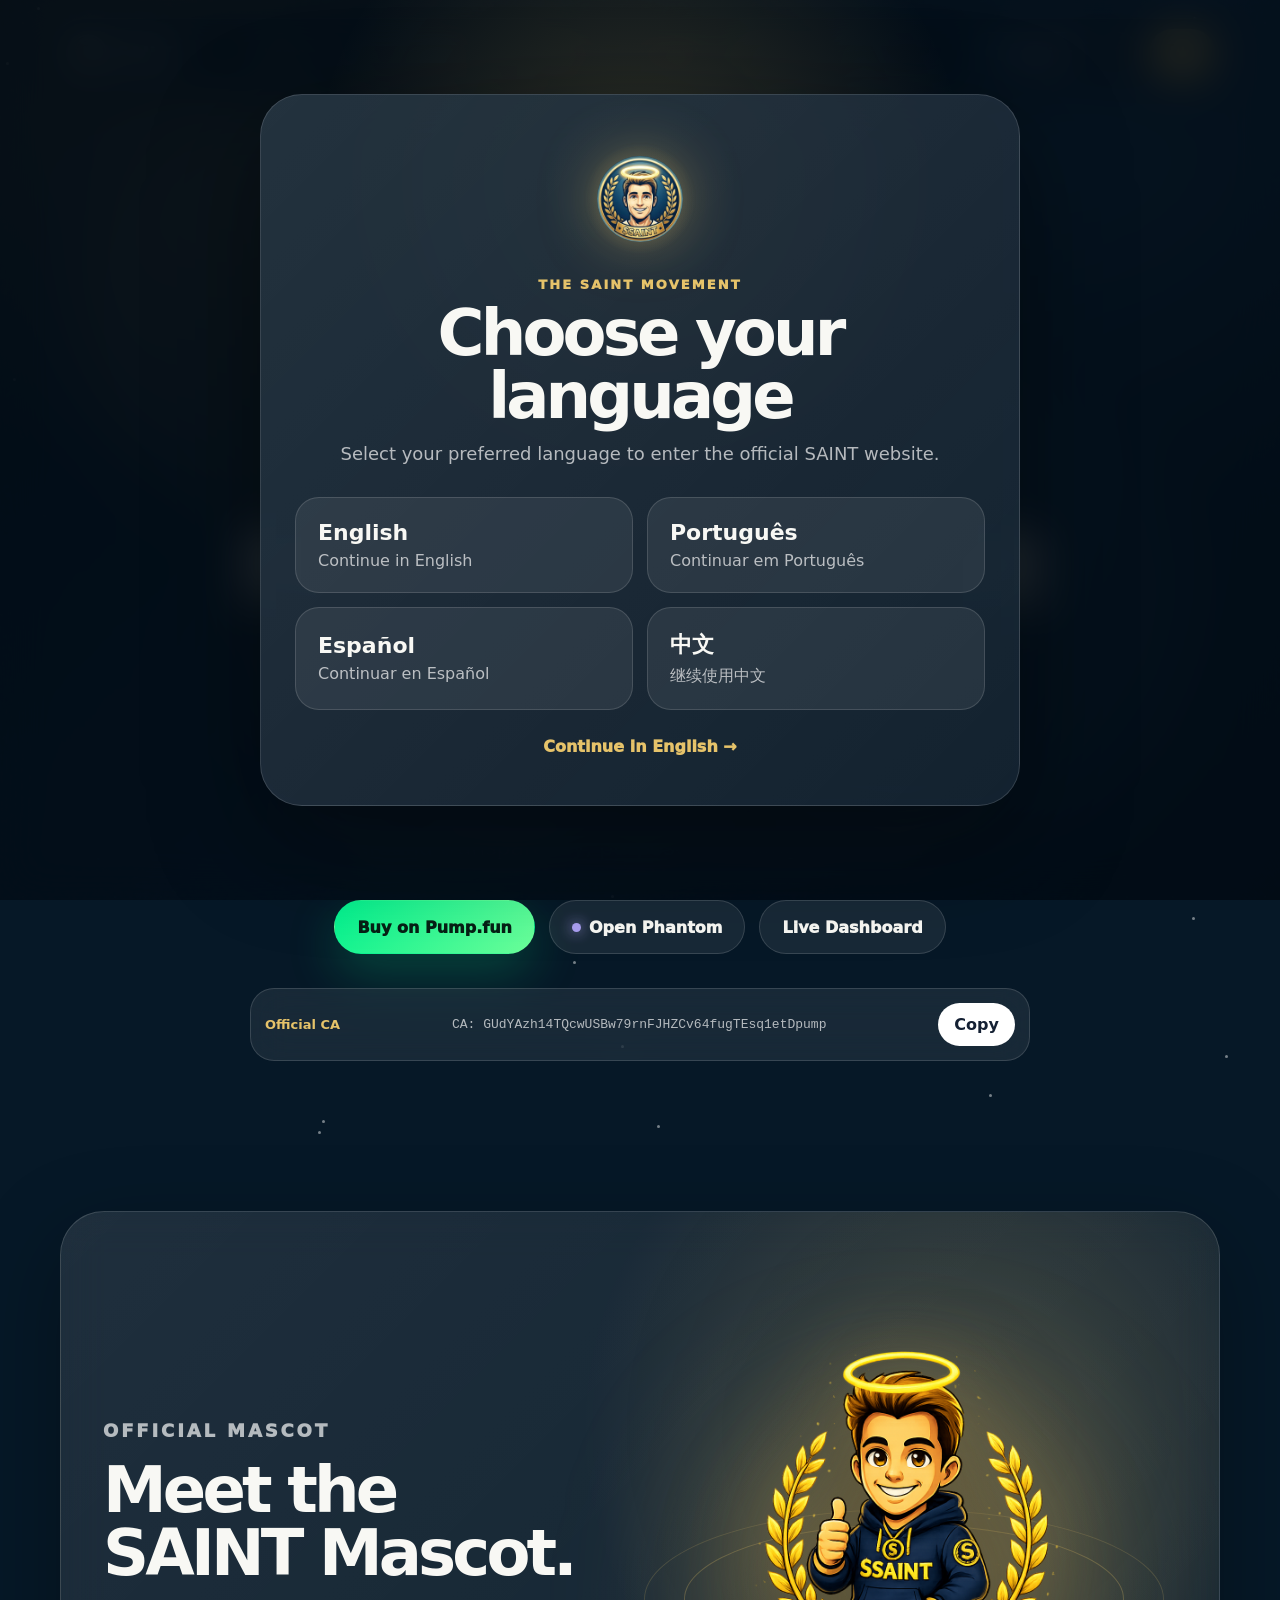
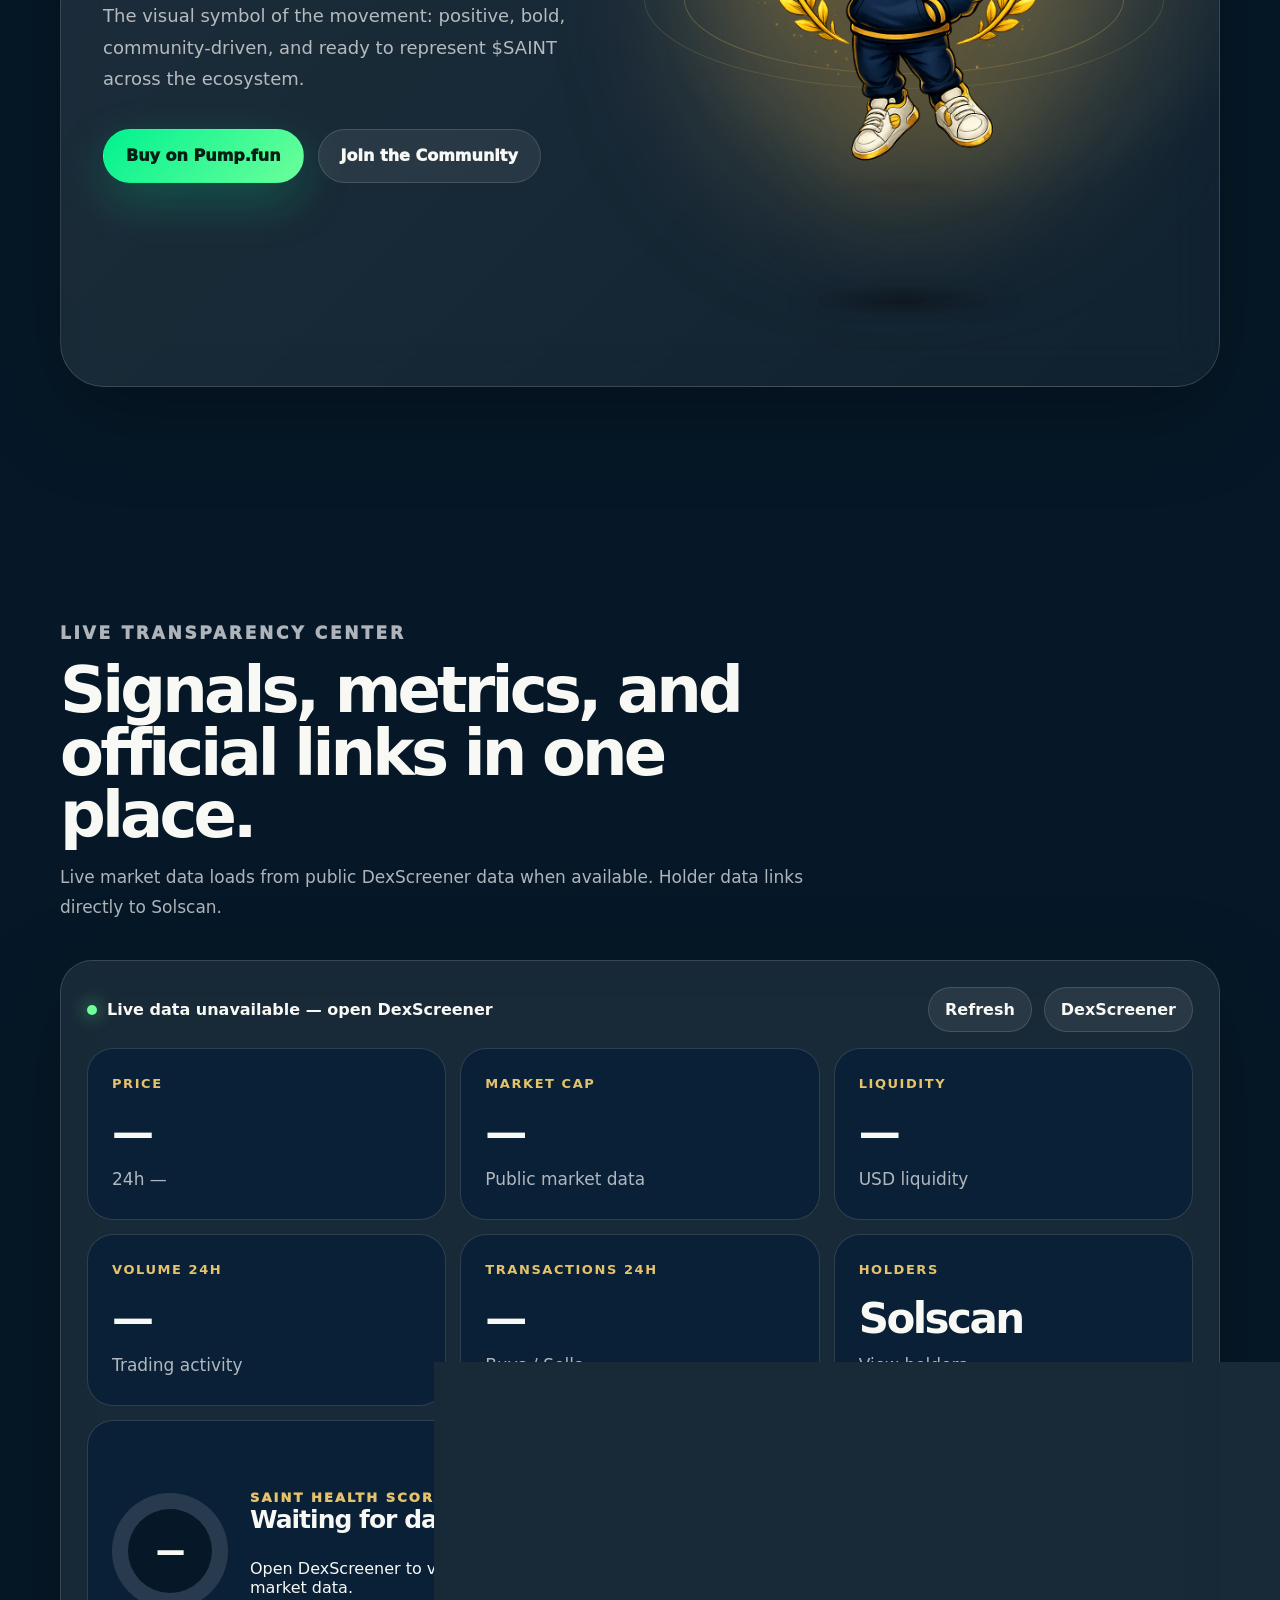
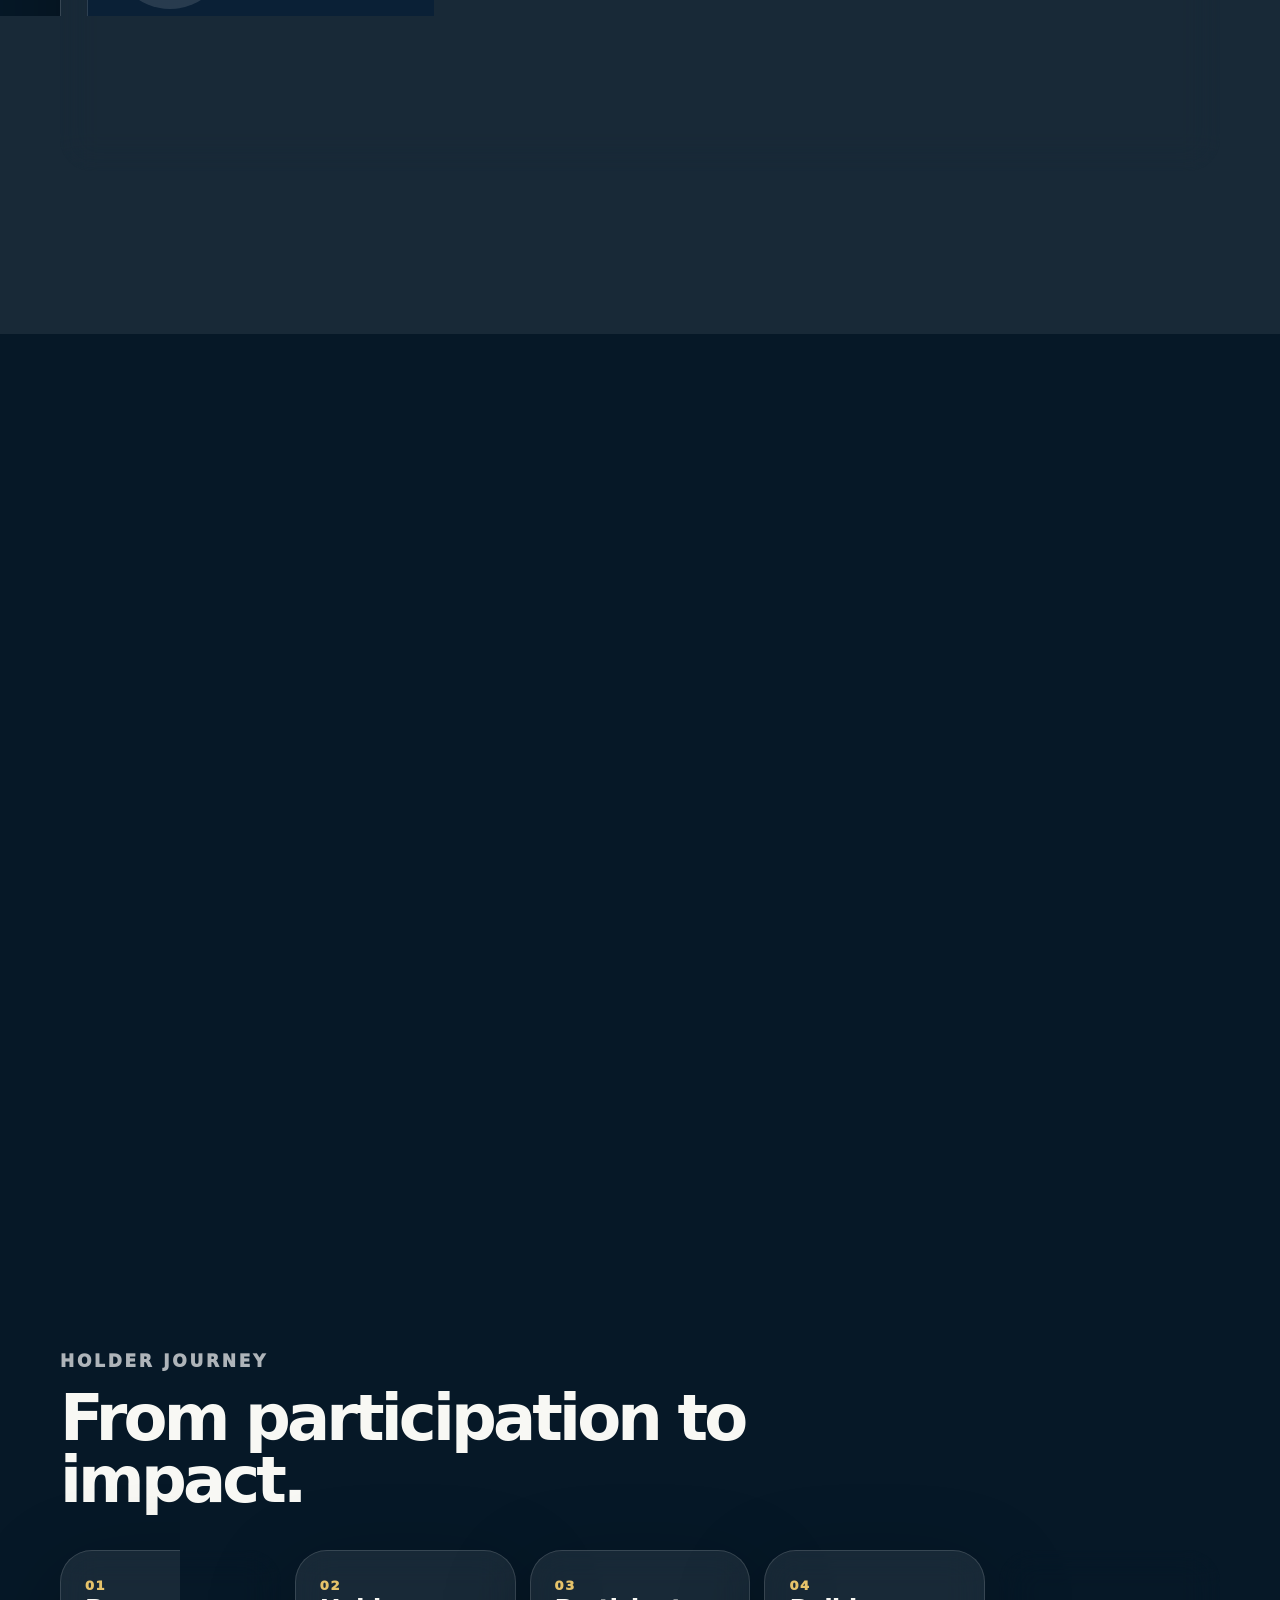
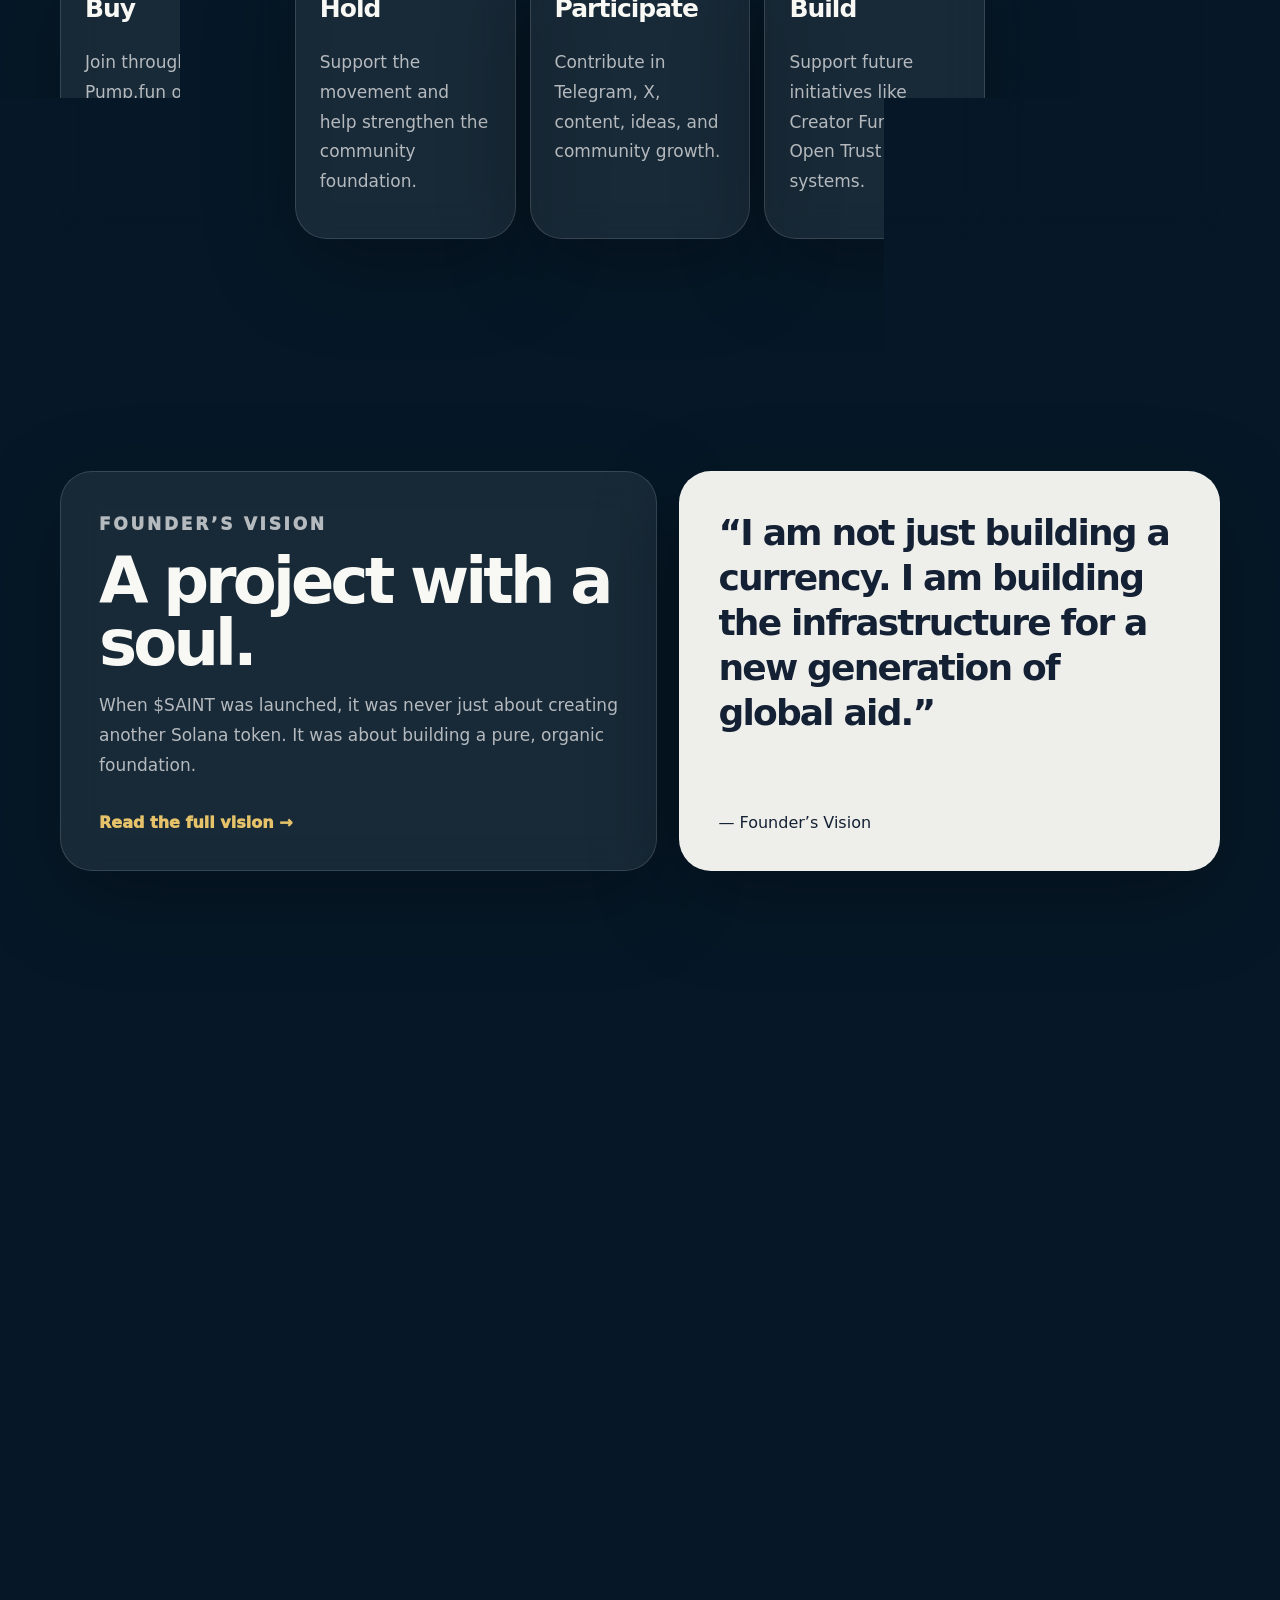
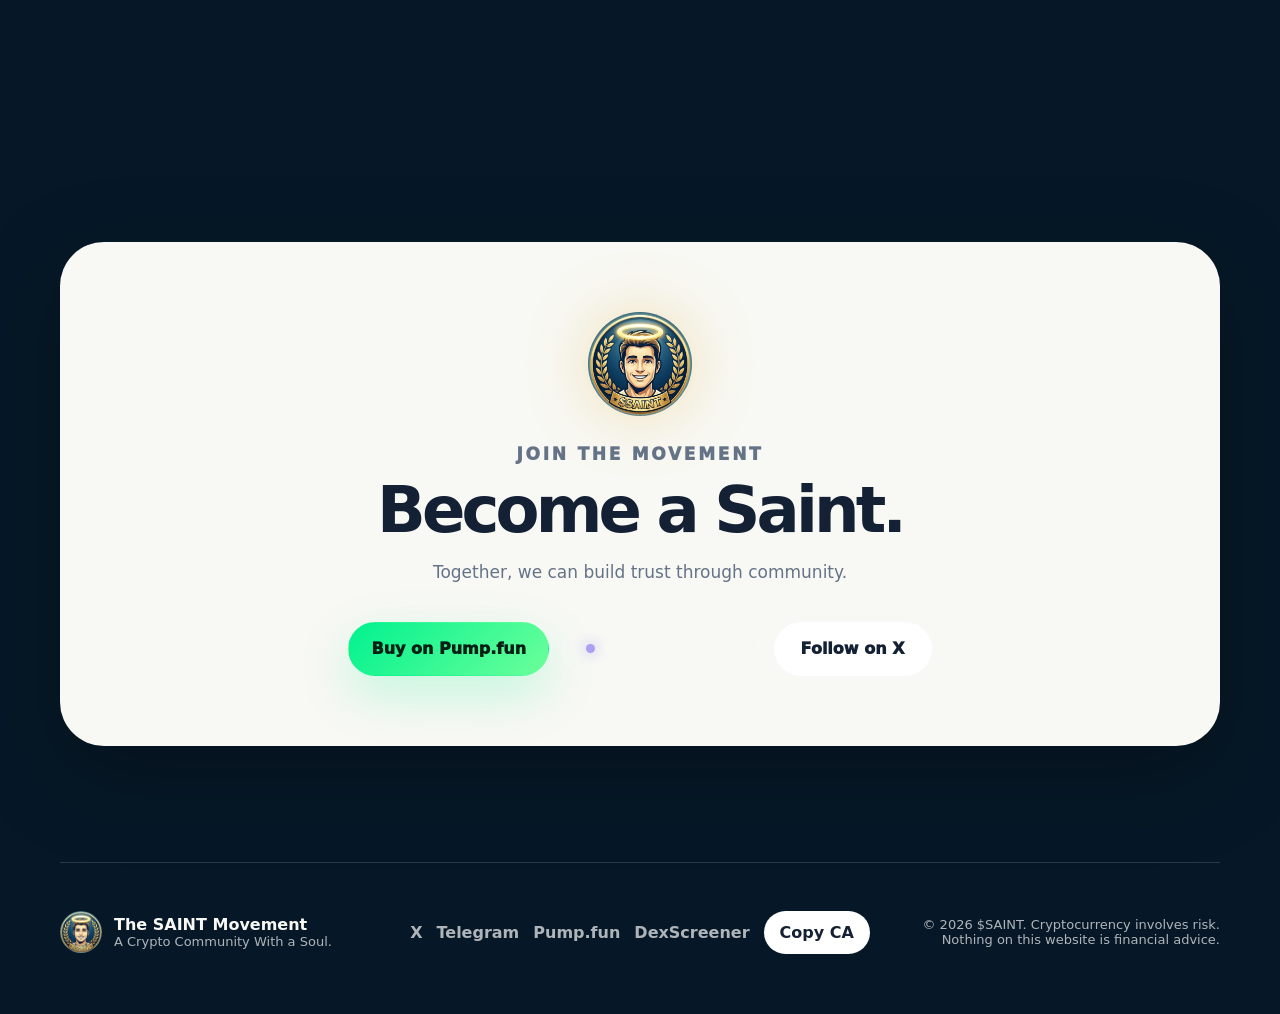
<file: index.html>
<!doctype html>
<html lang="en" data-theme="dark">
<head>
  <meta charset="UTF-8" />
  <meta name="viewport" content="width=device-width, initial-scale=1.0" />
  <meta name="color-scheme" content="dark light" />

  <title>$SAINT</title>
<link rel="icon" type="image/png" href="favicon.png">
  <meta name="description" content="$SAINT is a Solana-powered movement with live transparency metrics, Pump.fun and Phantom buy buttons, and a community-first vision." />
  <meta name="theme-color" content="#061827" />
  <meta name="robots" content="index, follow" />

  <meta property="og:title" content="$SAINT v3.0 — Building Trust Through Community" />
  <meta property="og:description" content="$SAINT is a Solana-powered movement with live transparency metrics, Pump.fun and Phantom buy buttons, and a community-first vision." />
  <meta property="og:image" content="https://www.saintfamily.org/assets/logo/saint-logo.jpg" />
  <meta property="og:url" content="https://www.saintfamily.org/" />
  <meta property="og:type" content="website" />
  <meta name="twitter:card" content="summary_large_image" />

  <link rel="canonical" href="https://www.saintfamily.org/" />
  <link rel="icon" href="assets/logo/saint-logo.jpg" />
  <link rel="preload" href="assets/logo/saint-logo.jpg" as="image" />
  <link rel="stylesheet" href="css/styles.css" />
</head>
<body>

  <div class="language-modal" id="languageModal" aria-modal="true" role="dialog">
    <div class="language-modal-card">
      <div class="language-modal-logo">
        <img src="assets/logo/saint-logo.jpg" alt="SAINT logo" />
      </div>

      <p class="eyebrow">The SAINT Movement</p>
      <h2>Choose your language</h2>
      <p class="language-modal-text">Select your preferred language to enter the official SAINT website.</p>

      <div class="language-modal-grid">
        <button type="button" onclick="chooseInitialLanguage('en')">
          <strong>English</strong>
          <span>Continue in English</span>
        </button>

        <button type="button" onclick="chooseInitialLanguage('pt')">
          <strong>Português</strong>
          <span>Continuar em Português</span>
        </button>

        <button type="button" onclick="chooseInitialLanguage('es')">
          <strong>Español</strong>
          <span>Continuar en Español</span>
        </button>

        <button type="button" onclick="chooseInitialLanguage('zh')">
          <strong>中文</strong>
          <span>继续使用中文</span>
        </button>
      </div>

      <button class="language-modal-skip" type="button" onclick="chooseInitialLanguage('en')">
        Continue in English →
      </button>
    </div>
  </div>

  <div class="loader" id="loader">
    <img src="assets/logo/saint-logo.jpg" alt="SAINT logo" />
    <span>SAINT</span>
  </div>

  <div class="ambient-bg" aria-hidden="true">
    <div class="mesh mesh-a"></div>
    <div class="mesh mesh-b"></div>
    <div class="mesh mesh-c"></div>
    <div class="stars"></div>
    <div class="noise"></div>
  </div>

  <header class="navbar" id="navbar">
    <a class="brand" href="index.html" aria-label="SAINT home">
      <img src="assets/logo/saint-logo.jpg" alt="SAINT logo" />
      <span>SAINT</span>
    </a>

    <nav class="desktop-nav" aria-label="Main navigation">
      <a class="active" href="index.html" data-i18n="home">Home</a>
<a class="" href="founders-vision.html" data-i18n="vision">Vision</a>
<a class="" href="transparency.html" data-i18n="transparency">Transparency</a>
<a class="" href="creator-fund.html" data-i18n="creator">Creator Fund</a>
<a class="" href="community.html" data-i18n="community">Community</a>
    <a href="sanctuary.html" data-i18n="sanctuary">Sanctuary</a><a class="" href="contact.html" data-i18n="contact">Contact</a></nav>

    <div class="nav-actions">
      <div class="language-switcher"><button class="language-button" type="button">🌐 <span data-lang-current>English</span></button><div class="language-menu"><button type="button" data-lang="en">English</button><button type="button" data-lang="pt">Português</button><button type="button" data-lang="es">Español</button><button type="button" data-lang="zh">中文</button></div></div><button type="button" class="theme-toggle" id="themeToggle" aria-label="Toggle light and dark mode">
        <span class="sun">☀</span><span class="moon">☾</span>
      </button>
      <a class="nav-cta" href="https://pump.fun/coin/GUdYAzh14TQcwUSBw79rnFJHZCv64fugTEsq1etDpump" target="_blank" rel="noopener" data-i18n="buy">Buy</a>
      <button type="button" class="menu-toggle" id="menuToggle" aria-label="Open menu">☰</button>
    </div>
  </header>

  <aside class="mobile-nav" id="mobileNav">
    <a class="active" href="index.html" data-i18n="home">Home</a>
<a class="" href="founders-vision.html" data-i18n="vision">Vision</a>
<a class="" href="transparency.html" data-i18n="transparency">Transparency</a>
<a class="" href="creator-fund.html" data-i18n="creator">Creator Fund</a>
<a class="" href="community.html" data-i18n="community">Community</a>
    <a href="https://pump.fun/coin/GUdYAzh14TQcwUSBw79rnFJHZCv64fugTEsq1etDpump" target="_blank" rel="noopener" data-i18n="pump">Buy on Pump.fun</a>
    <a href="#" onclick="openPhantomApp(event)" target="_blank" rel="noopener" data-i18n="phantom">Open Phantom</a>
    <a href="https://t.co/1RIIzHQs0j" target="_blank" rel="noopener">Telegram</a>
    <a href="https://x.com/SaintDevSol" target="_blank" rel="noopener">X Official</a>
  <a href="sanctuary.html" data-i18n="sanctuary">Sanctuary</a></aside>

  <main>
    
<section class="hero cinematic-hero">
  <div class="hero-cinema" aria-hidden="true">
    <div class="ring ring-one"></div>
    <div class="ring ring-two"></div>
    <div class="beam beam-one"></div>
    <div class="beam beam-two"></div>
    <div class="particle-field" id="particleField"></div>
  </div>

  <div class="hero-content reveal">
    <div class="pill"><span></span> Live on Solana · Built for Trust · v3.0</div>

    <div class="hero-logo-frame">
      <div class="hero-halo"></div>
      <img src="assets/logo/saint-logo.jpg" alt="SAINT logo" />
    </div>

    <p class="eyebrow">The SAINT Movement</p>
    <h1 data-i18n="heroTitle">A Web3 Movement Built for Trust.</h1>
    <p class="hero-subtitle" data-i18n="heroSubtitle">A Crypto Community With a Soul.</p>
    <p class="hero-text">
      $SAINT is a Solana-powered community movement designed around transparency, purpose, and long-term trust.
    </p>

    <div class="button-row">
      <a class="btn primary pumpfun" href="https://pump.fun/coin/GUdYAzh14TQcwUSBw79rnFJHZCv64fugTEsq1etDpump" target="_blank" rel="noopener" data-i18n="pump">Buy on Pump.fun</a>
      <a class="btn phantom" href="#" onclick="openPhantomApp(event)" target="_blank" rel="noopener" data-i18n="phantom">Open Phantom</a>
      <a class="btn ghost" href="#transparency-center" data-i18n="dashboard">Live Dashboard</a>
    </div>

    <div class="contract-strip">
      <span data-i18n="ca">Official CA</span>
      <code>CA: GUdYAzh14TQcwUSBw79rnFJHZCv64fugTEsq1etDpump</code>
      <button onclick="copyContract()" data-i18n="copy">Copy</button>
    </div>
  </div>
</section>


<section class="page-section container mascot-motion-section">
  <div class="mascot-motion-panel reveal">
    <div class="mascot-motion-copy">
      <p class="eyebrow">Official Mascot</p>
      <h2>Meet the SAINT Mascot.</h2>
      <p>
        The visual symbol of the movement: positive, bold, community-driven,
        and ready to represent $SAINT across the ecosystem.
      </p>
      <div class="button-row mascot-motion-buttons">
        <a class="btn primary pumpfun" href="https://pump.fun/coin/GUdYAzh14TQcwUSBw79rnFJHZCv64fugTEsq1etDpump" target="_blank" rel="noopener">Buy on Pump.fun</a>
        <a class="btn ghost" href="community.html">Join the Community</a>
      </div>
    </div>

    <div class="mascot-motion-art">
      <div class="mascot-motion-glow"></div>
      <div class="mascot-motion-ring ring-a"></div>
      <div class="mascot-motion-ring ring-b"></div>
      <img src="assets/mascot/saint-mascot-motion.png" alt="SAINT mascot" / loading="lazy" decoding="async">
    </div>
  </div>
</section>


<section id="transparency-center" class="page-section container">
  <div class="section-heading reveal">
    <p class="eyebrow">Live Transparency Center</p>
    <h2>Signals, metrics, and official links in one place.</h2>
    <p>Live market data loads from public DexScreener data when available. Holder data links directly to Solscan.</p>
  </div>

  <div class="transparency-center reveal">
    <div class="center-top">
      <div class="status-line"><span class="live-dot"></span><strong id="dataStatus">Loading live data…</strong></div>
      <div class="center-actions">
        <button class="small-pill" id="refreshData">Refresh</button>
        <a class="small-pill" href="https://dexscreener.com/solana/GUdYAzh14TQcwUSBw79rnFJHZCv64fugTEsq1etDpump" target="_blank" rel="noopener">DexScreener</a>
      </div>
    </div>

    <div class="hero-metrics">
      <article><span>Price</span><strong id="priceUsd">—</strong><small id="priceChange">24h —</small></article>
      <article><span>Market Cap</span><strong id="marketCap">—</strong><small>Public market data</small></article>
      <article><span>Liquidity</span><strong id="liquidity">—</strong><small>USD liquidity</small></article>
      <article><span>Volume 24h</span><strong id="volume24h">—</strong><small>Trading activity</small></article>
      <article><span>Transactions 24h</span><strong id="txns24h">—</strong><small id="txnsSplit">Buys / Sells</small></article>
      <article><span>Holders</span><strong>Solscan</strong><small><a href="https://solscan.io/token/GUdYAzh14TQcwUSBw79rnFJHZCv64fugTEsq1etDpump" target="_blank" rel="noopener">View holders →</a></small></article>
    </div>

    <div class="analytics-row">
      <div class="health-card">
        <div class="score-ring" id="healthScoreRing"><span id="healthScore">—</span></div>
        <div>
          <p class="eyebrow">SAINT Health Score</p>
          <h3 id="healthLabel">Calculating…</h3>
          <p id="healthDescription">Score based on liquidity, volume, transactions, and price movement signals.</p>
        </div>
      </div>

      <div class="mini-chart-card">
        <div class="chart-header">
          <span>Live Pulse</span>
          <strong id="chartLabel">Market activity</strong>
        </div>
        <canvas id="pulseChart" width="520" height="180" aria-label="Live market pulse chart"></canvas>
      </div>
    </div>

    <div class="dashboard-actions">
      <a href="https://pump.fun/coin/GUdYAzh14TQcwUSBw79rnFJHZCv64fugTEsq1etDpump" target="_blank" rel="noopener" data-i18n="pump">Buy on Pump.fun</a>
      <a href="#" onclick="openPhantomApp(event)" target="_blank" rel="noopener" data-i18n="phantom">Open Phantom</a>
      <a href="https://solscan.io/token/GUdYAzh14TQcwUSBw79rnFJHZCv64fugTEsq1etDpump" target="_blank" rel="noopener">Open Solscan</a>
    </div>
  </div>
</section>

<section class="page-section container">
  <div class="section-heading reveal">
    <p class="eyebrow">Community Map</p>
    <h2>The Saints are global.</h2>
    <p>A lightweight animated network representing a community that can grow across countries, languages, and time zones.</p>
  </div>

  <div class="community-map reveal">
    <div class="globe">
      <span style="--x:20%;--y:35%"></span>
      <span style="--x:42%;--y:44%"></span>
      <span style="--x:58%;--y:30%"></span>
      <span style="--x:70%;--y:52%"></span>
      <span style="--x:34%;--y:63%"></span>
      <span style="--x:54%;--y:68%"></span>
      <span style="--x:78%;--y:35%"></span>
      <span style="--x:25%;--y:52%"></span>
      <img src="assets/logo/saint-logo.jpg" alt="SAINT community mark" />
    </div>
    <div class="map-copy">
      <p class="eyebrow">Community Wall</p>
      <h3>Built by people, not noise.</h3>
      <p>Future versions can embed selected X posts, community updates, creator highlights, and campaign milestones.</p>
      <a class="text-link" href="community.html">Open Community Wall →</a>
    </div>
  </div>
</section>

<section class="page-section container">
  <div class="section-heading reveal">
    <p class="eyebrow">Holder Journey</p>
    <h2>From participation to impact.</h2>
  </div>

  <div class="holder-journey">
    <article class="reveal"><span>01</span><h3 data-i18n="buy">Buy</h3><p>Join through Pump.fun or Phantom using the official CA.</p></article>
    <article class="reveal"><span>02</span><h3>Hold</h3><p>Support the movement and help strengthen the community foundation.</p></article>
    <article class="reveal"><span>03</span><h3>Participate</h3><p>Contribute in Telegram, X, content, ideas, and community growth.</p></article>
    <article class="reveal"><span>04</span><h3>Build</h3><p>Support future initiatives like Creator Fund and Open Trust systems.</p></article>
    <article class="reveal"><span>05</span><h3>Impact</h3><p>Help move the long-term humanitarian vision forward.</p></article>
  </div>
</section>

<section class="page-section container split-panel-wrap">
  <div class="split-panel">
    <div class="split-copy reveal">
      <p class="eyebrow">Founder’s Vision</p>
      <h2>A project with a soul.</h2>
      <p>When $SAINT was launched, it was never just about creating another Solana token. It was about building a pure, organic foundation.</p>
      <a class="text-link" href="founders-vision.html">Read the full vision →</a>
    </div>
    <div class="quote-panel reveal">
      <p>“I am not just building a currency. I am building the infrastructure for a new generation of global aid.”</p>
      <span>— Founder’s Vision</span>
    </div>
  </div>
</section>

<section class="page-section container">
  <div class="section-heading reveal">
    <p class="eyebrow">Journey</p>
    <h2>The movement begins now.</h2>
  </div>

  <div class="timeline">
    <article class="reveal"><span>Phase 01</span><h3>Launch</h3><p>Website, official links, early community, and brand foundation.</p></article>
    <article class="reveal"><span>Phase 02</span><h3>Community Growth</h3><p>X activation, Telegram expansion, organic marketing, and partnerships.</p></article>
    <article class="reveal"><span>Phase 03</span><h3>Open Trust</h3><p>Transparency dashboard, public wallets, future governance, and reporting systems.</p></article>
    <article class="reveal"><span>Phase 04</span><h3>Global Impact</h3><p>Community-led humanitarian initiatives and long-term ecosystem expansion.</p></article>
  </div>
</section>

<section class="page-section container">
  <div class="join-card reveal">
    <img src="assets/logo/saint-logo.jpg" alt="SAINT logo" />
    <p class="eyebrow" data-i18n="join">Join The Movement</p>
    <h2 data-i18n="become">Become a Saint.</h2>
    <p>Together, we can build trust through community.</p>
    <div class="button-row">
      <a class="btn primary pumpfun" href="https://pump.fun/coin/GUdYAzh14TQcwUSBw79rnFJHZCv64fugTEsq1etDpump" target="_blank" rel="noopener" data-i18n="pump">Buy on Pump.fun</a>
      <a class="btn phantom" href="#" onclick="openPhantomApp(event)" target="_blank" rel="noopener" data-i18n="phantom">Open Phantom</a>
      <a class="btn secondary" href="https://x.com/SaintDevSol" target="_blank" rel="noopener">Follow on X</a>
    </div>
  </div>
</section>

  </main>

  <footer class="footer">
    <div class="footer-brand">
      <img src="assets/logo/saint-logo.jpg" alt="SAINT logo" />
      <div><strong>The SAINT Movement</strong><span data-i18n="heroSubtitle">A Crypto Community With a Soul.</span></div>
    </div>

    <div class="footer-links">
      <a href="https://x.com/SaintDevSol" target="_blank" rel="noopener">X</a>
      <a href="https://t.co/1RIIzHQs0j" target="_blank" rel="noopener">Telegram</a>
      <a href="https://pump.fun/coin/GUdYAzh14TQcwUSBw79rnFJHZCv64fugTEsq1etDpump" target="_blank" rel="noopener">Pump.fun</a>
      <a href="https://dexscreener.com/solana/GUdYAzh14TQcwUSBw79rnFJHZCv64fugTEsq1etDpump" target="_blank" rel="noopener">DexScreener</a>
      <button onclick="copyContract()">Copy CA</button>
    </div>

    <p class="disclaimer">© 2026 $SAINT. Cryptocurrency involves risk. Nothing on this website is financial advice.</p>
  </footer>

  <div class="toast" id="toast">Copied</div>

  <script>
    window.SAINT_CONFIG = {
      contract: "GUdYAzh14TQcwUSBw79rnFJHZCv64fugTEsq1etDpump",
      dexApi: "https://api.dexscreener.com/tokens/v1/solana/GUdYAzh14TQcwUSBw79rnFJHZCv64fugTEsq1etDpump",
      dexUrl: "https://dexscreener.com/solana/GUdYAzh14TQcwUSBw79rnFJHZCv64fugTEsq1etDpump",
      pumpUrl: "https://pump.fun/coin/GUdYAzh14TQcwUSBw79rnFJHZCv64fugTEsq1etDpump",
      phantomUrl:"phantom://",
      solscanUrl: "https://solscan.io/token/GUdYAzh14TQcwUSBw79rnFJHZCv64fugTEsq1etDpump"
    };
  </script>
  <script src="js/app.js" defer></script>
</body>
</html>
</file>
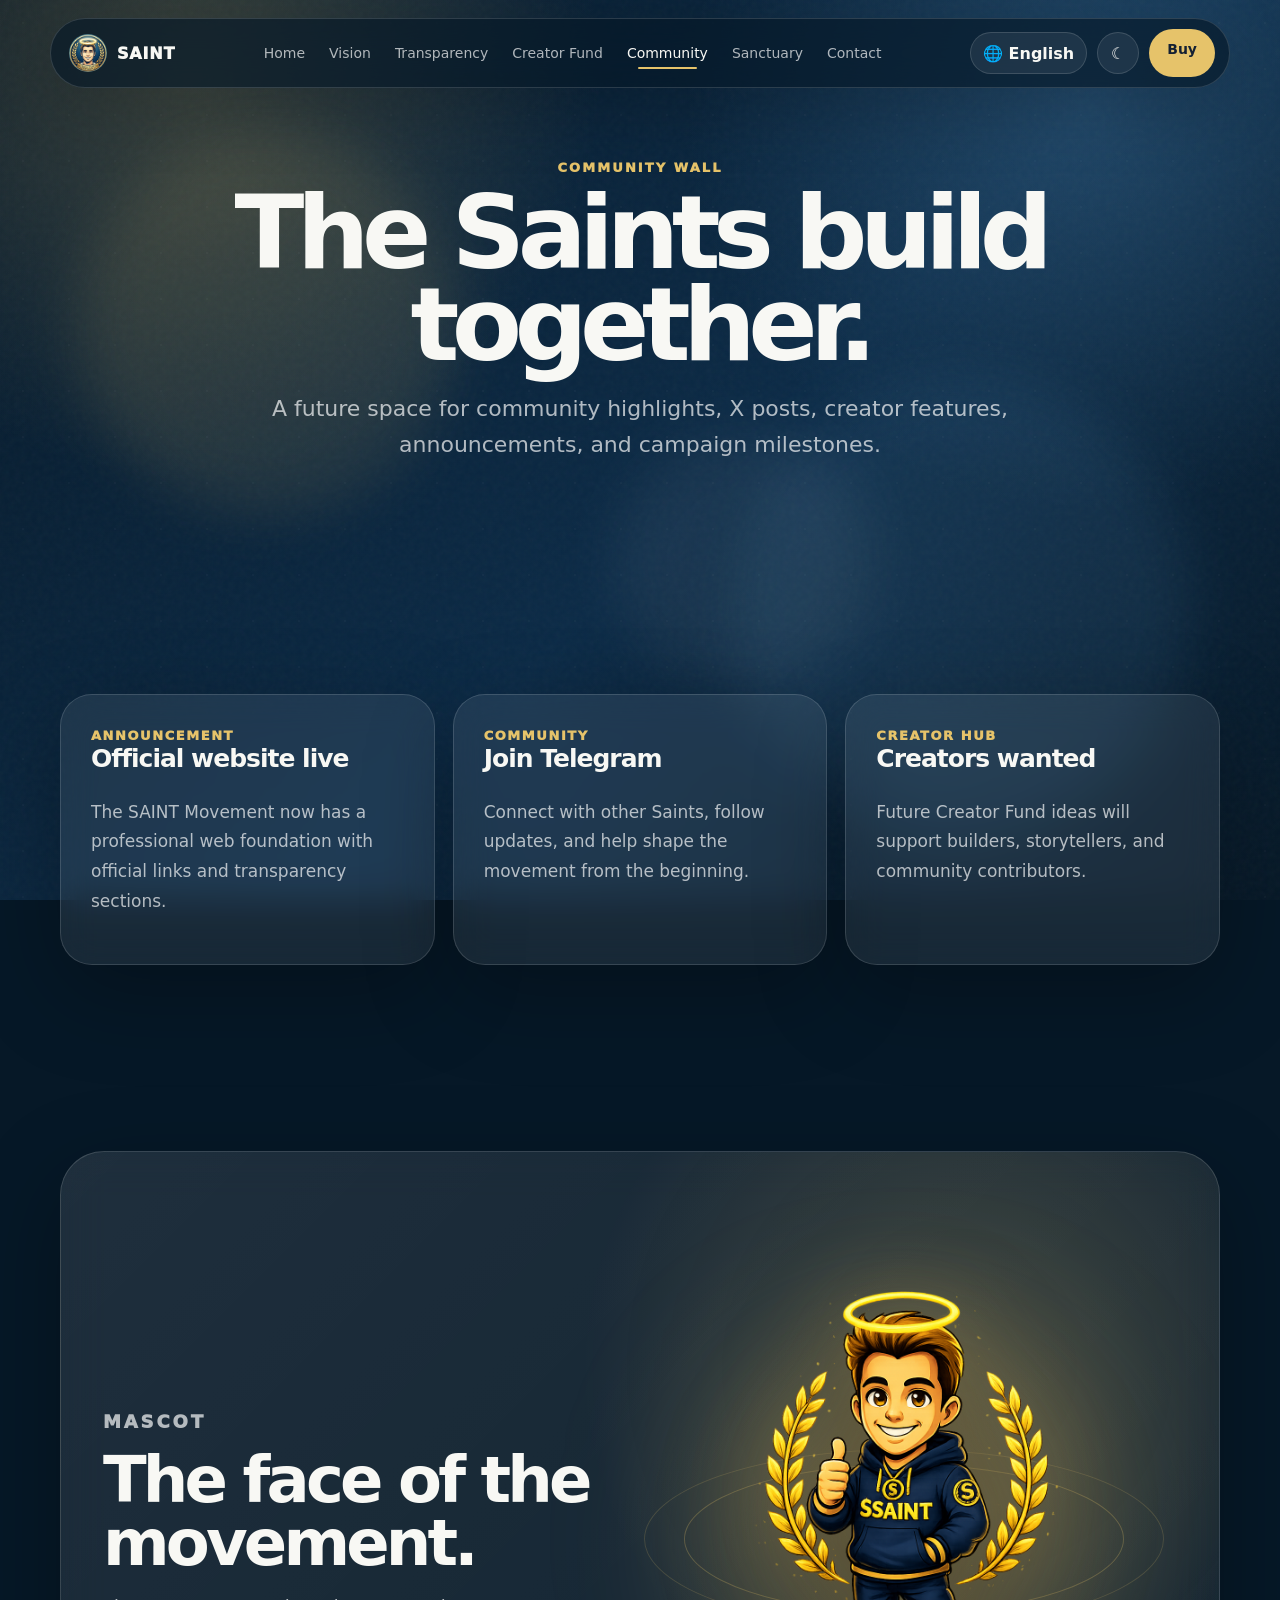
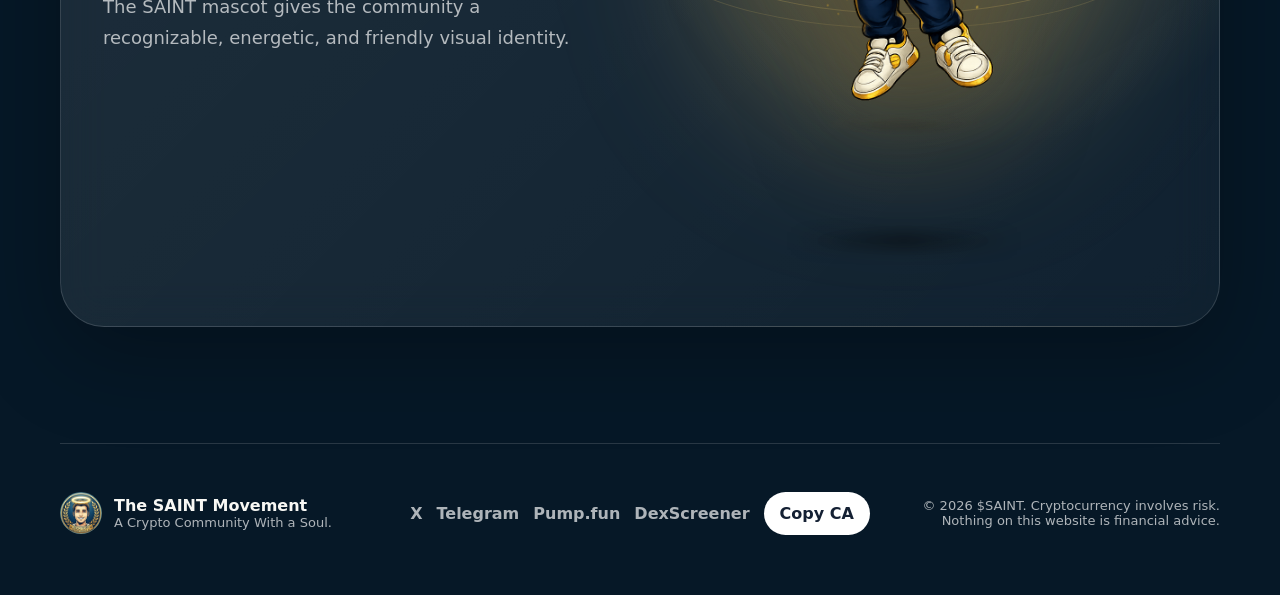
<file: community.html>
<!doctype html>
<html lang="en" data-theme="dark">
<head>
  <meta charset="UTF-8" />
  <meta name="viewport" content="width=device-width, initial-scale=1.0" />
  <meta name="color-scheme" content="dark light" />

  <title>Community Wall — The SAINT Movement</title>
<link rel="icon" type="image/png" href="favicon.png">
  <meta name="description" content="Community highlights, announcements, and future creator features for The SAINT Movement." />
  <meta name="theme-color" content="#061827" />
  <meta name="robots" content="index, follow" />

  <meta property="og:title" content="Community Wall — The SAINT Movement" />
  <meta property="og:description" content="Community highlights, announcements, and future creator features for The SAINT Movement." />
  <meta property="og:image" content="https://www.saintfamily.org/assets/logo/saint-logo.jpg" />
  <meta property="og:url" content="https://www.saintfamily.org/" />
  <meta property="og:type" content="website" />
  <meta name="twitter:card" content="summary_large_image" />

  <link rel="canonical" href="https://www.saintfamily.org/" />
  <link rel="icon" href="assets/logo/saint-logo.jpg" />
  <link rel="preload" href="assets/logo/saint-logo.jpg" as="image" />
  <link rel="stylesheet" href="css/styles.css" />
</head>
<body>
  <div class="loader" id="loader">
    <img src="assets/logo/saint-logo.jpg" alt="SAINT logo" />
    <span>SAINT</span>
  </div>

  <div class="ambient-bg" aria-hidden="true">
    <div class="mesh mesh-a"></div>
    <div class="mesh mesh-b"></div>
    <div class="mesh mesh-c"></div>
    <div class="stars"></div>
    <div class="noise"></div>
  </div>

  <header class="navbar" id="navbar">
    <a class="brand" href="index.html" aria-label="SAINT home">
      <img src="assets/logo/saint-logo.jpg" alt="SAINT logo" />
      <span>SAINT</span>
    </a>

    <nav class="desktop-nav" aria-label="Main navigation">
      <a class="" href="index.html" data-i18n="home">Home</a>
<a class="" href="founders-vision.html" data-i18n="vision">Vision</a>
<a class="" href="transparency.html" data-i18n="transparency">Transparency</a>
<a class="" href="creator-fund.html" data-i18n="creator">Creator Fund</a>
<a class="active" href="community.html" data-i18n="community">Community</a>
    <a href="sanctuary.html" data-i18n="sanctuary">Sanctuary</a><a class="" href="contact.html" data-i18n="contact">Contact</a></nav>

    <div class="nav-actions">
      <div class="language-switcher"><button class="language-button" type="button">🌐 <span data-lang-current>English</span></button><div class="language-menu"><button type="button" data-lang="en">English</button><button type="button" data-lang="pt">Português</button><button type="button" data-lang="es">Español</button><button type="button" data-lang="zh">中文</button></div></div><button type="button" class="theme-toggle" id="themeToggle" aria-label="Toggle light and dark mode">
        <span class="sun">☀</span><span class="moon">☾</span>
      </button>
      <a class="nav-cta" href="https://pump.fun/coin/GUdYAzh14TQcwUSBw79rnFJHZCv64fugTEsq1etDpump" target="_blank" rel="noopener" data-i18n="buy">Buy</a>
      <button type="button" class="menu-toggle" id="menuToggle" aria-label="Open menu">☰</button>
    </div>
  </header>

  <aside class="mobile-nav" id="mobileNav">
    <a class="" href="index.html" data-i18n="home">Home</a>
<a class="" href="founders-vision.html" data-i18n="vision">Vision</a>
<a class="" href="transparency.html" data-i18n="transparency">Transparency</a>
<a class="" href="creator-fund.html" data-i18n="creator">Creator Fund</a>
<a class="active" href="community.html" data-i18n="community">Community</a>
    <a href="https://pump.fun/coin/GUdYAzh14TQcwUSBw79rnFJHZCv64fugTEsq1etDpump" target="_blank" rel="noopener" data-i18n="pump">Buy on Pump.fun</a>
    <a href="#" onclick="openPhantomApp(event)" target="_blank" rel="noopener" data-i18n="phantom">Open Phantom</a>
    <a href="https://t.co/1RIIzHQs0j" target="_blank" rel="noopener">Telegram</a>
    <a href="https://x.com/SaintDevSol" target="_blank" rel="noopener">X Official</a>
  <a href="sanctuary.html" data-i18n="sanctuary">Sanctuary</a></aside>

  <main>
    
<section class="subhero page-section">
  <div class="container narrow reveal">
    <p class="eyebrow">Community Wall</p>
    <h1>The Saints build together.</h1>
    <p>A future space for community highlights, X posts, creator features, announcements, and campaign milestones.</p>
  </div>
</section>
<section class="page-section container">
  <div class="community-wall">
    <article class="wall-card reveal"><span>Announcement</span><h3>Official website live</h3><p>The SAINT Movement now has a professional web foundation with official links and transparency sections.</p></article>
    <article class="wall-card reveal"><span data-i18n="community">Community</span><h3>Join Telegram</h3><p>Connect with other Saints, follow updates, and help shape the movement from the beginning.</p></article>
    <article class="wall-card reveal"><span>Creator Hub</span><h3>Creators wanted</h3><p>Future Creator Fund ideas will support builders, storytellers, and community contributors.</p></article>
  </div>
</section>

  
<section class="page-section container mascot-motion-section">
  <div class="mascot-motion-panel reveal">
    <div class="mascot-motion-copy">
      <p class="eyebrow">Mascot</p>
      <h2>The face of the movement.</h2>
      <p>
        The SAINT mascot gives the community a recognizable, energetic, and friendly visual identity.
      </p>
    </div>

    <div class="mascot-motion-art">
      <div class="mascot-motion-glow"></div>
      <div class="mascot-motion-ring ring-a"></div>
      <div class="mascot-motion-ring ring-b"></div>
      <img src="assets/mascot/saint-mascot-motion.png" alt="SAINT mascot" / loading="lazy" decoding="async">
    </div>
  </div>
</section>

</main>

  <footer class="footer">
    <div class="footer-brand">
      <img src="assets/logo/saint-logo.jpg" alt="SAINT logo" />
      <div><strong>The SAINT Movement</strong><span data-i18n="heroSubtitle">A Crypto Community With a Soul.</span></div>
    </div>

    <div class="footer-links">
      <a href="https://x.com/SaintDevSol" target="_blank" rel="noopener">X</a>
      <a href="https://t.co/1RIIzHQs0j" target="_blank" rel="noopener">Telegram</a>
      <a href="https://pump.fun/coin/GUdYAzh14TQcwUSBw79rnFJHZCv64fugTEsq1etDpump" target="_blank" rel="noopener">Pump.fun</a>
      <a href="https://dexscreener.com/solana/GUdYAzh14TQcwUSBw79rnFJHZCv64fugTEsq1etDpump" target="_blank" rel="noopener">DexScreener</a>
      <button onclick="copyContract()">Copy CA</button>
    </div>

    <p class="disclaimer">© 2026 $SAINT. Cryptocurrency involves risk. Nothing on this website is financial advice.</p>
  </footer>

  <div class="toast" id="toast">Copied</div>

  <script>
    window.SAINT_CONFIG = {
      contract: "GUdYAzh14TQcwUSBw79rnFJHZCv64fugTEsq1etDpump",
      dexApi: "https://api.dexscreener.com/tokens/v1/solana/GUdYAzh14TQcwUSBw79rnFJHZCv64fugTEsq1etDpump",
      dexUrl: "https://dexscreener.com/solana/GUdYAzh14TQcwUSBw79rnFJHZCv64fugTEsq1etDpump",
      pumpUrl: "https://pump.fun/coin/GUdYAzh14TQcwUSBw79rnFJHZCv64fugTEsq1etDpump",
      phantomUrl:"phantom://",
      solscanUrl: "https://solscan.io/token/GUdYAzh14TQcwUSBw79rnFJHZCv64fugTEsq1etDpump"
    };
  </script>
  <script src="js/app.js" defer></script>
</body>
</html>
</file>
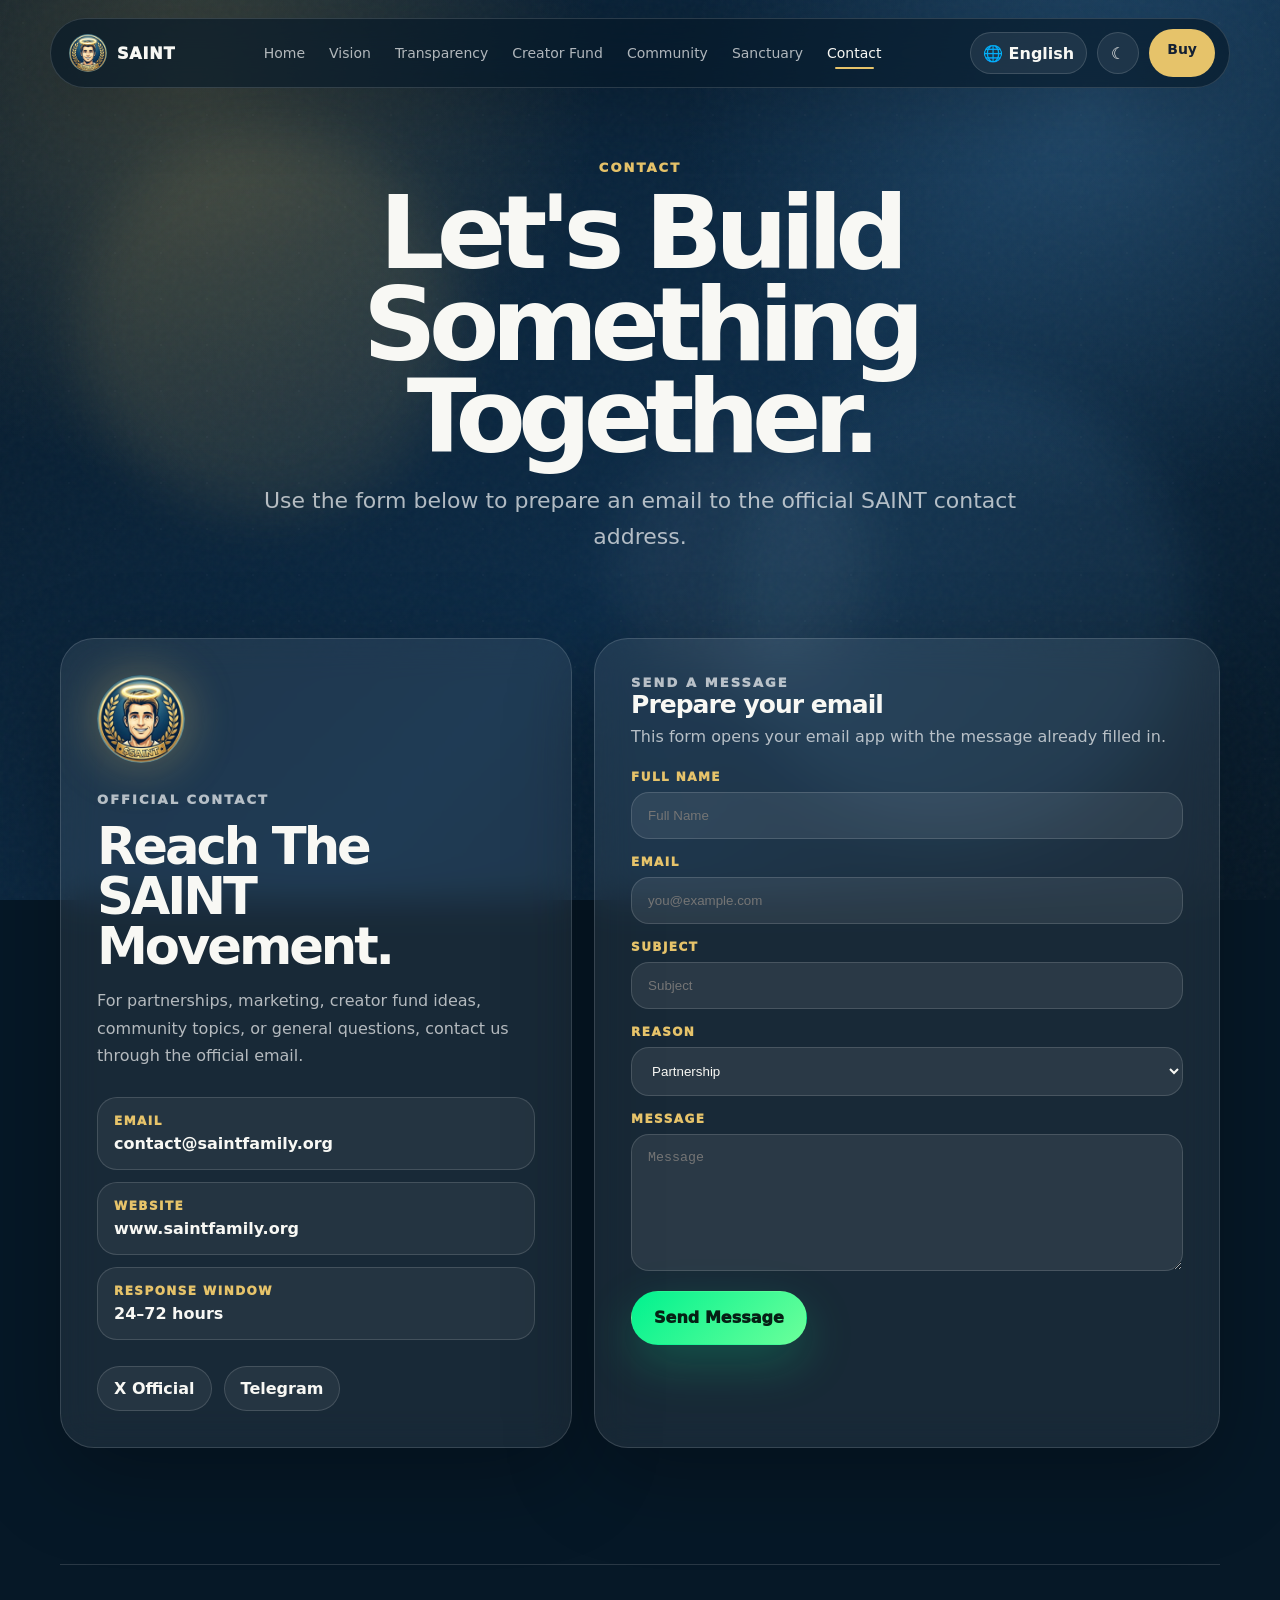
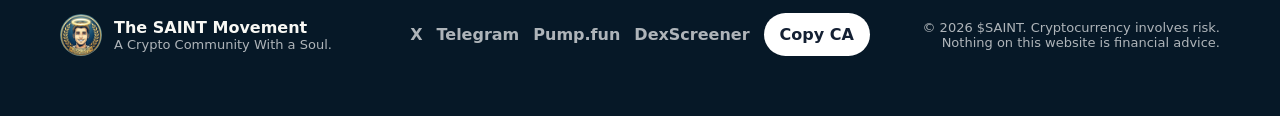
<file: contact.html>
<!doctype html>
<html lang="en" data-theme="dark">
<head>
  <meta charset="UTF-8" />
  <meta name="viewport" content="width=device-width, initial-scale=1.0" />
  <meta name="color-scheme" content="dark light" />

  <title>Contact — The SAINT Movement</title>
<link rel="icon" type="image/png" href="favicon.png">
  <meta name="description" content="Contact The SAINT Movement for partnerships, marketing, community, creator fund, and general inquiries." />
  <meta name="theme-color" content="#061827" />

  <meta property="og:title" content="Contact — The SAINT Movement" />
  <meta property="og:description" content="Contact The SAINT Movement through the official contact page." />
  <meta property="og:image" content="https://www.saintfamily.org/assets/logo/saint-logo.jpg" />
  <meta property="og:url" content="https://www.saintfamily.org/contact.html" />
  <meta property="og:type" content="website" />

  <link rel="canonical" href="https://www.saintfamily.org/contact.html" />
  <link rel="icon" href="assets/logo/saint-logo.jpg" />
  <link rel="stylesheet" href="css/styles.css" />
</head>

<body>
  <div class="loader" id="loader">
    <img src="assets/logo/saint-logo.jpg" alt="SAINT logo" />
    <span>SAINT</span>
  </div>

  <div class="ambient-bg" aria-hidden="true">
    <div class="mesh mesh-a"></div>
    <div class="mesh mesh-b"></div>
    <div class="mesh mesh-c"></div>
    <div class="stars"></div>
    <div class="noise"></div>
  </div>

  <header class="navbar" id="navbar">
    <a class="brand" href="index.html" aria-label="SAINT home">
      <img src="assets/logo/saint-logo.jpg" alt="SAINT logo" />
      <span>SAINT</span>
    </a>

    <nav class="desktop-nav" aria-label="Main navigation">
      <a href="index.html" data-i18n="home">Home</a>
      <a href="founders-vision.html" data-i18n="vision">Vision</a>
      <a href="transparency.html" data-i18n="transparency">Transparency</a>
      <a href="creator-fund.html" data-i18n="creator">Creator Fund</a>
      <a href="community.html" data-i18n="community">Community</a>
      <a href="sanctuary.html" data-i18n="sanctuary">Sanctuary</a><a class="active" href="contact.html" data-i18n="contact">Contact</a>
    </nav>

    <div class="nav-actions">
      <div class="language-switcher"><button class="language-button" type="button">🌐 <span data-lang-current>English</span></button><div class="language-menu"><button type="button" data-lang="en">English</button><button type="button" data-lang="pt">Português</button><button type="button" data-lang="es">Español</button><button type="button" data-lang="zh">中文</button></div></div><button type="button" class="theme-toggle" id="themeToggle" aria-label="Toggle light and dark mode">
        <span class="sun">☀</span><span class="moon">☾</span>
      </button>
      <a class="nav-cta" href="https://pump.fun/coin/GUdYAzh14TQcwUSBw79rnFJHZCv64fugTEsq1etDpump" target="_blank" rel="noopener" data-i18n="buy">Buy</a>
      <button type="button" class="menu-toggle" id="menuToggle" aria-label="Open menu">☰</button>
    </div>
  </header>

  <aside class="mobile-nav" id="mobileNav">
    <a href="index.html" data-i18n="home">Home</a>
    <a href="founders-vision.html" data-i18n="vision">Vision</a>
    <a href="transparency.html" data-i18n="transparency">Transparency</a>
    <a href="creator-fund.html" data-i18n="creator">Creator Fund</a>
    <a href="community.html" data-i18n="community">Community</a>
    <a href="sanctuary.html" data-i18n="sanctuary">Sanctuary</a><a href="contact.html" data-i18n="contact">Contact</a>
    <a href="https://pump.fun/coin/GUdYAzh14TQcwUSBw79rnFJHZCv64fugTEsq1etDpump" target="_blank" rel="noopener" data-i18n="pump">Buy on Pump.fun</a>
    <a href="#" onclick="openPhantomApp(event)" target="_blank" rel="noopener" data-i18n="phantom">Open Phantom</a>
  </aside>

  <main>
    <section class="subhero page-section contact-hero">
      <div class="container narrow reveal">
        <p class="eyebrow" data-i18n="contact">Contact</p>
        <h1 data-i18n="contactTitle">Let's Build Something Together.</h1>
        <p data-i18n="contactText">Use the form below to prepare an email to the official SAINT contact address.</p>
      </div>
    </section>

    <section class="page-section container contact-section">
      <div class="contact-layout reveal">
        <aside class="contact-info-panel">
          <img src="assets/logo/saint-logo.jpg" alt="SAINT logo" />
          <p class="eyebrow">Official Contact</p>
          <h2>Reach The SAINT Movement.</h2>
          <p>
            For partnerships, marketing, creator fund ideas, community topics, or general questions,
            contact us through the official email.
          </p>

          <div class="contact-info-list">
            <div>
              <span data-i18n="email">Email</span>
              <strong>contact@saintfamily.org</strong>
            </div>
            <div>
              <span>Website</span>
              <strong>www.saintfamily.org</strong>
            </div>
            <div>
              <span>Response window</span>
              <strong>24–72 hours</strong>
            </div>
          </div>

          <div class="contact-socials">
            <a href="https://x.com/SaintDevSol" target="_blank" rel="noopener">X Official</a>
            <a href="https://t.co/1RIIzHQs0j" target="_blank" rel="noopener">Telegram</a>
          </div>
        </aside>

        <form class="contact-form-card" id="contactForm">
          <div class="form-header">
            <p class="eyebrow">Send a Message</p>
            <h3>Prepare your email</h3>
            <p>This form opens your email app with the message already filled in.</p>
          </div>

          <label>
            <span data-i18n="name">Full Name</span>
            <input id="name" name="name" type="text" placeholder="Your name" data-i18n-placeholder="name" required />
          </label>

          <label>
            <span data-i18n="email">Email</span>
            <input id="email" name="email" type="email" placeholder="you@example.com" required />
          </label>

          <label>
            <span data-i18n="subject">Subject</span>
            <input id="subject" name="subject" type="text" placeholder="How can we help?" data-i18n-placeholder="subject" required />
          </label>

          <label>
            <span data-i18n="reason">Reason</span>
            <select id="reason" name="reason">
              <option>Partnership</option>
              <option>Marketing</option>
              <option data-i18n="community">Community</option>
              <option data-i18n="creator">Creator Fund</option>
              <option>Technical Support</option>
              <option>Other</option>
            </select>
          </label>

          <label>
            <span data-i18n="message">Message</span>
            <textarea id="message" name="message" rows="7" placeholder="Write your message here..." data-i18n-placeholder="message" required></textarea>
          </label>

          <button class="btn primary pumpfun" type="submit" data-i18n="send">Send Message</button>

          <div class="contact-success" id="thanks">
            <h3 data-i18n="thanks">✅ Thank you!</h3>
            <p data-i18n="thanksText">Your email application has been opened. Please send the message from there, and we’ll get back to you as soon as possible.</p>
          </div>
        </form>
      </div>
    </section>
  </main>

  <footer class="footer">
    <div class="footer-brand">
      <img src="assets/logo/saint-logo.jpg" alt="SAINT logo" />
      <div><strong>The SAINT Movement</strong><span data-i18n="heroSubtitle">A Crypto Community With a Soul.</span></div>
    </div>

    <div class="footer-links">
      <a href="https://x.com/SaintDevSol" target="_blank" rel="noopener">X</a>
      <a href="https://t.co/1RIIzHQs0j" target="_blank" rel="noopener">Telegram</a>
      <a href="https://pump.fun/coin/GUdYAzh14TQcwUSBw79rnFJHZCv64fugTEsq1etDpump" target="_blank" rel="noopener">Pump.fun</a>
      <a href="https://dexscreener.com/solana/GUdYAzh14TQcwUSBw79rnFJHZCv64fugTEsq1etDpump" target="_blank" rel="noopener">DexScreener</a>
      <button onclick="copyContract()">Copy CA</button>
    </div>

    <p class="disclaimer">© 2026 $SAINT. Cryptocurrency involves risk. Nothing on this website is financial advice.</p>
  </footer>

  <div class="toast" id="toast">Copied</div>

  <script>
    window.SAINT_CONFIG = {
      contract: "GUdYAzh14TQcwUSBw79rnFJHZCv64fugTEsq1etDpump",
      dexApi: "https://api.dexscreener.com/tokens/v1/solana/GUdYAzh14TQcwUSBw79rnFJHZCv64fugTEsq1etDpump",
      dexUrl: "https://dexscreener.com/solana/GUdYAzh14TQcwUSBw79rnFJHZCv64fugTEsq1etDpump",
      pumpUrl: "https://pump.fun/coin/GUdYAzh14TQcwUSBw79rnFJHZCv64fugTEsq1etDpump",
      phantomUrl:"phantom://",
      solscanUrl: "https://solscan.io/token/GUdYAzh14TQcwUSBw79rnFJHZCv64fugTEsq1etDpump"
    };
  </script>
  <script src="js/app.js" defer></script>
  <script>
    document.addEventListener("DOMContentLoaded", function () {
      const form = document.getElementById("contactForm");
      const thanks = document.getElementById("thanks");

      form.addEventListener("submit", function (event) {
        event.preventDefault();

        const nameValue = document.getElementById("name").value.trim();
        const emailValue = document.getElementById("email").value.trim();
        const subjectValue = document.getElementById("subject").value.trim();
        const reasonValue = document.getElementById("reason").value;
        const messageValue = document.getElementById("message").value.trim();

        const subject = encodeURIComponent(subjectValue || "Contact from SAINT website");
        const body = encodeURIComponent(
          "Name: " + nameValue + "\n" +
          "Email: " + emailValue + "\n" +
          "Reason: " + reasonValue + "\n\n" +
          messageValue
        );

        window.location.href = "mailto:contact@saintfamily.org?subject=" + subject + "&body=" + body;
        thanks.classList.add("show");
      });
    });
  </script>
</body>
</html>
</file>
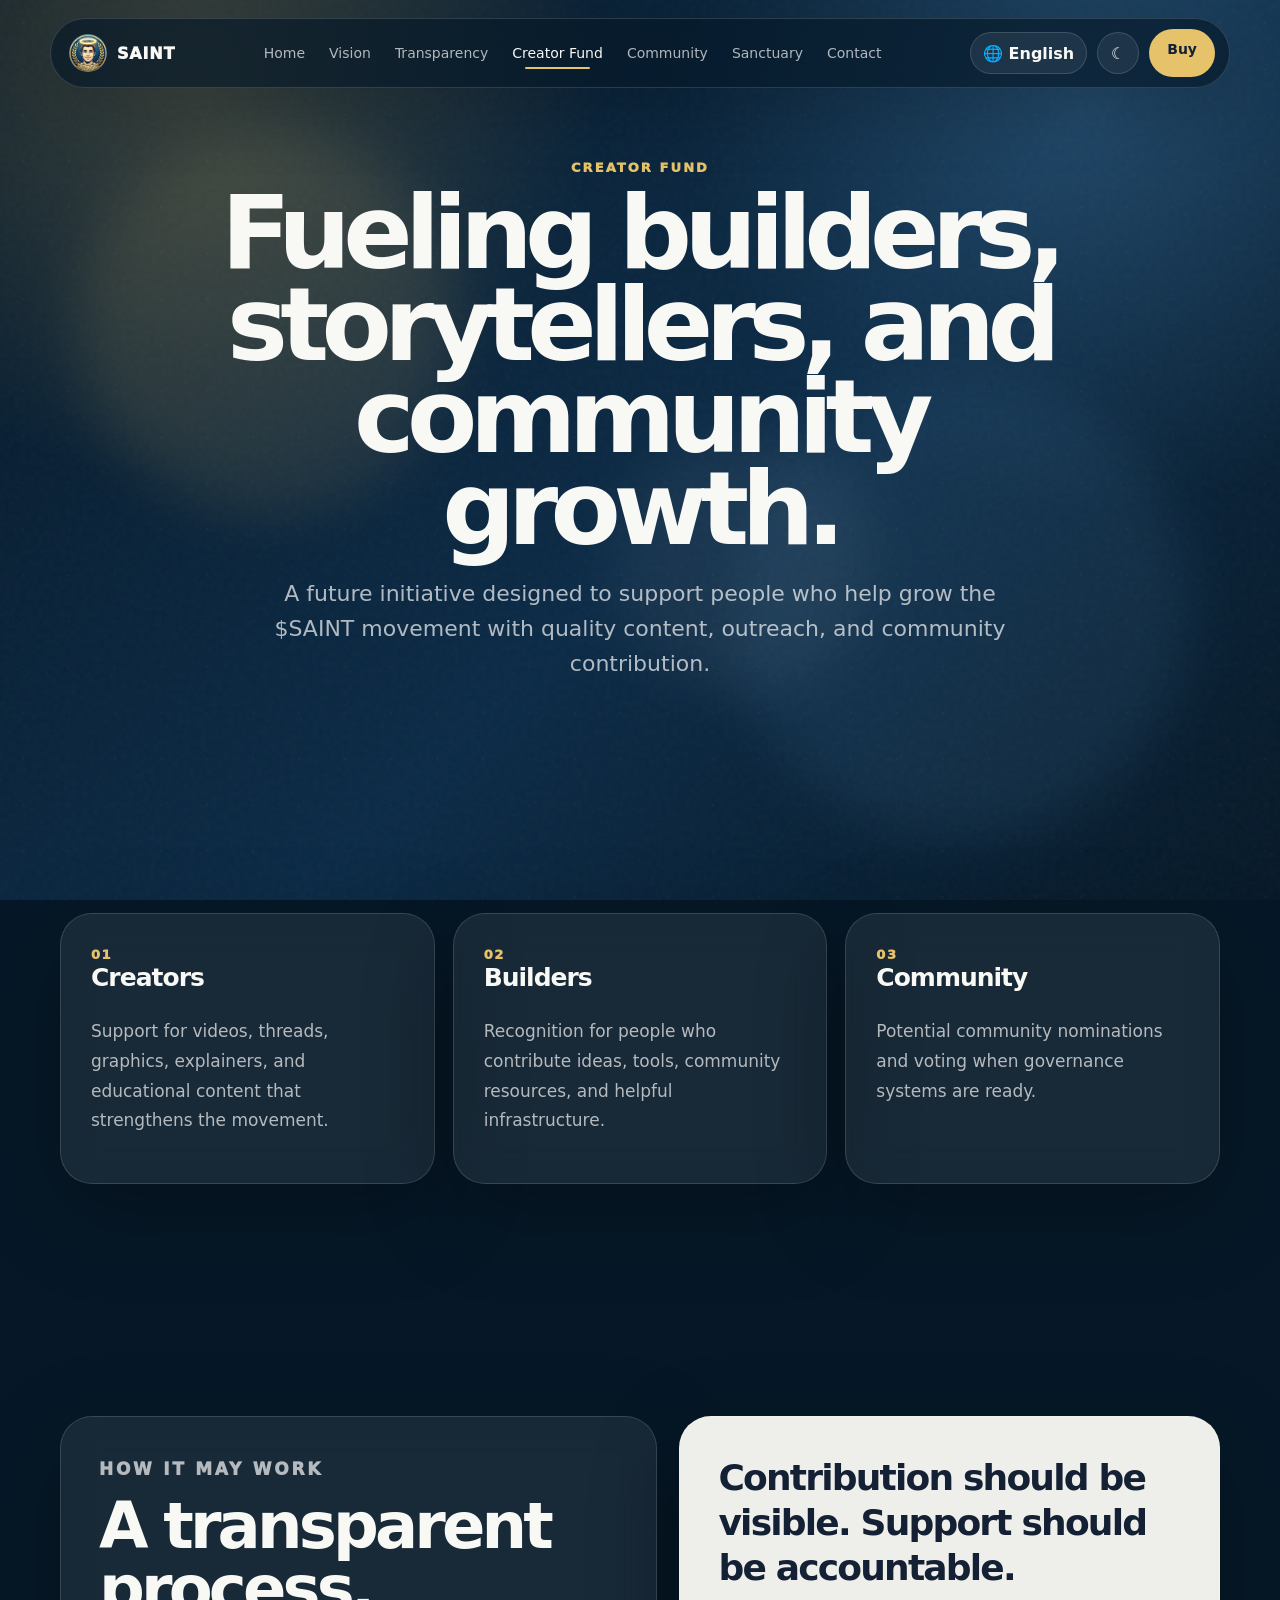
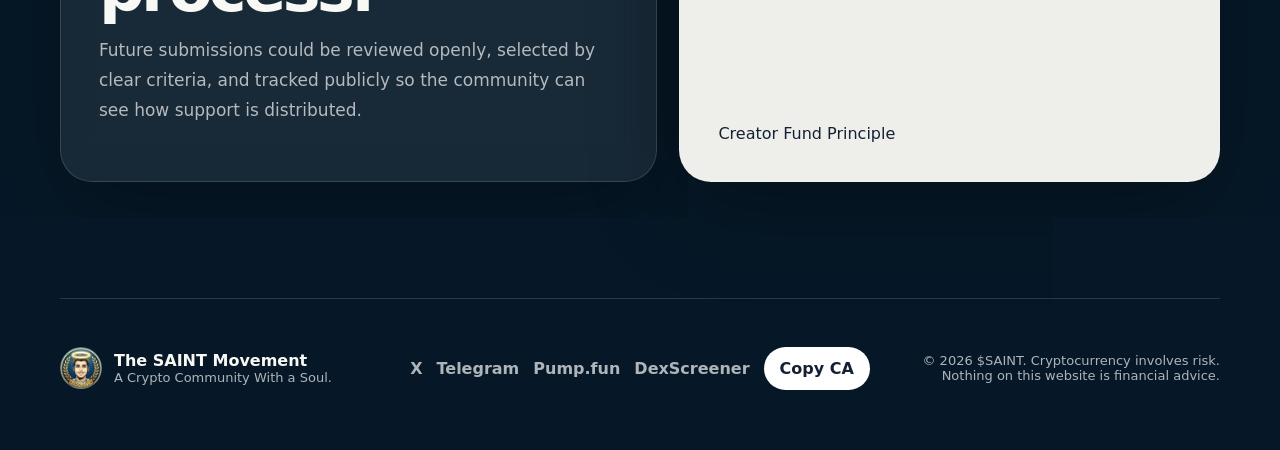
<file: creator-fund.html>
<!doctype html>
<html lang="en" data-theme="dark">
<head>
  <meta charset="UTF-8" />
  <meta name="viewport" content="width=device-width, initial-scale=1.0" />
  <meta name="color-scheme" content="dark light" />

  <title>Creator Fund — The SAINT Movement</title>
<link rel="icon" type="image/png" href="favicon.png">
  <meta name="description" content="The future Creator Fund framework for supporting builders, storytellers, and community growth." />
  <meta name="theme-color" content="#061827" />
  <meta name="robots" content="index, follow" />

  <meta property="og:title" content="Creator Fund — The SAINT Movement" />
  <meta property="og:description" content="The future Creator Fund framework for supporting builders, storytellers, and community growth." />
  <meta property="og:image" content="https://www.saintfamily.org/assets/logo/saint-logo.jpg" />
  <meta property="og:url" content="https://www.saintfamily.org/" />
  <meta property="og:type" content="website" />
  <meta name="twitter:card" content="summary_large_image" />

  <link rel="canonical" href="https://www.saintfamily.org/" />
  <link rel="icon" href="assets/logo/saint-logo.jpg" />
  <link rel="preload" href="assets/logo/saint-logo.jpg" as="image" />
  <link rel="stylesheet" href="css/styles.css" />
</head>
<body>
  <div class="loader" id="loader">
    <img src="assets/logo/saint-logo.jpg" alt="SAINT logo" />
    <span>SAINT</span>
  </div>

  <div class="ambient-bg" aria-hidden="true">
    <div class="mesh mesh-a"></div>
    <div class="mesh mesh-b"></div>
    <div class="mesh mesh-c"></div>
    <div class="stars"></div>
    <div class="noise"></div>
  </div>

  <header class="navbar" id="navbar">
    <a class="brand" href="index.html" aria-label="SAINT home">
      <img src="assets/logo/saint-logo.jpg" alt="SAINT logo" />
      <span>SAINT</span>
    </a>

    <nav class="desktop-nav" aria-label="Main navigation">
      <a class="" href="index.html" data-i18n="home">Home</a>
<a class="" href="founders-vision.html" data-i18n="vision">Vision</a>
<a class="" href="transparency.html" data-i18n="transparency">Transparency</a>
<a class="active" href="creator-fund.html" data-i18n="creator">Creator Fund</a>
<a class="" href="community.html" data-i18n="community">Community</a>
    <a href="sanctuary.html" data-i18n="sanctuary">Sanctuary</a><a class="" href="contact.html" data-i18n="contact">Contact</a></nav>

    <div class="nav-actions">
      <div class="language-switcher"><button class="language-button" type="button">🌐 <span data-lang-current>English</span></button><div class="language-menu"><button type="button" data-lang="en">English</button><button type="button" data-lang="pt">Português</button><button type="button" data-lang="es">Español</button><button type="button" data-lang="zh">中文</button></div></div><button type="button" class="theme-toggle" id="themeToggle" aria-label="Toggle light and dark mode">
        <span class="sun">☀</span><span class="moon">☾</span>
      </button>
      <a class="nav-cta" href="https://pump.fun/coin/GUdYAzh14TQcwUSBw79rnFJHZCv64fugTEsq1etDpump" target="_blank" rel="noopener" data-i18n="buy">Buy</a>
      <button type="button" class="menu-toggle" id="menuToggle" aria-label="Open menu">☰</button>
    </div>
  </header>

  <aside class="mobile-nav" id="mobileNav">
    <a class="" href="index.html" data-i18n="home">Home</a>
<a class="" href="founders-vision.html" data-i18n="vision">Vision</a>
<a class="" href="transparency.html" data-i18n="transparency">Transparency</a>
<a class="active" href="creator-fund.html" data-i18n="creator">Creator Fund</a>
<a class="" href="community.html" data-i18n="community">Community</a>
    <a href="https://pump.fun/coin/GUdYAzh14TQcwUSBw79rnFJHZCv64fugTEsq1etDpump" target="_blank" rel="noopener" data-i18n="pump">Buy on Pump.fun</a>
    <a href="#" onclick="openPhantomApp(event)" target="_blank" rel="noopener" data-i18n="phantom">Open Phantom</a>
    <a href="https://t.co/1RIIzHQs0j" target="_blank" rel="noopener">Telegram</a>
    <a href="https://x.com/SaintDevSol" target="_blank" rel="noopener">X Official</a>
  <a href="sanctuary.html" data-i18n="sanctuary">Sanctuary</a></aside>

  <main>
    
<section class="subhero page-section">
  <div class="container narrow reveal">
    <p class="eyebrow" data-i18n="creator">Creator Fund</p>
    <h1>Fueling builders, storytellers, and community growth.</h1>
    <p>A future initiative designed to support people who help grow the $SAINT movement with quality content, outreach, and community contribution.</p>
  </div>
</section>
<section class="page-section container">
  <div class="feature-grid">
    <article class="glass-card reveal"><span class="number">01</span><h3>Creators</h3><p>Support for videos, threads, graphics, explainers, and educational content that strengthens the movement.</p></article>
    <article class="glass-card reveal"><span class="number">02</span><h3>Builders</h3><p>Recognition for people who contribute ideas, tools, community resources, and helpful infrastructure.</p></article>
    <article class="glass-card reveal"><span class="number">03</span><h3 data-i18n="community">Community</h3><p>Potential community nominations and voting when governance systems are ready.</p></article>
  </div>
</section>
<section class="page-section container">
  <div class="split-panel">
    <div class="split-copy reveal"><p class="eyebrow">How it may work</p><h2>A transparent process.</h2><p>Future submissions could be reviewed openly, selected by clear criteria, and tracked publicly so the community can see how support is distributed.</p></div>
    <div class="quote-panel reveal"><p>Contribution should be visible. Support should be accountable.</p><span>Creator Fund Principle</span></div>
  </div>
</section>

  </main>

  <footer class="footer">
    <div class="footer-brand">
      <img src="assets/logo/saint-logo.jpg" alt="SAINT logo" />
      <div><strong>The SAINT Movement</strong><span data-i18n="heroSubtitle">A Crypto Community With a Soul.</span></div>
    </div>

    <div class="footer-links">
      <a href="https://x.com/SaintDevSol" target="_blank" rel="noopener">X</a>
      <a href="https://t.co/1RIIzHQs0j" target="_blank" rel="noopener">Telegram</a>
      <a href="https://pump.fun/coin/GUdYAzh14TQcwUSBw79rnFJHZCv64fugTEsq1etDpump" target="_blank" rel="noopener">Pump.fun</a>
      <a href="https://dexscreener.com/solana/GUdYAzh14TQcwUSBw79rnFJHZCv64fugTEsq1etDpump" target="_blank" rel="noopener">DexScreener</a>
      <button onclick="copyContract()">Copy CA</button>
    </div>

    <p class="disclaimer">© 2026 $SAINT. Cryptocurrency involves risk. Nothing on this website is financial advice.</p>
  </footer>

  <div class="toast" id="toast">Copied</div>

  <script>
    window.SAINT_CONFIG = {
      contract: "GUdYAzh14TQcwUSBw79rnFJHZCv64fugTEsq1etDpump",
      dexApi: "https://api.dexscreener.com/tokens/v1/solana/GUdYAzh14TQcwUSBw79rnFJHZCv64fugTEsq1etDpump",
      dexUrl: "https://dexscreener.com/solana/GUdYAzh14TQcwUSBw79rnFJHZCv64fugTEsq1etDpump",
      pumpUrl: "https://pump.fun/coin/GUdYAzh14TQcwUSBw79rnFJHZCv64fugTEsq1etDpump",
      phantomUrl:"phantom://",
      solscanUrl: "https://solscan.io/token/GUdYAzh14TQcwUSBw79rnFJHZCv64fugTEsq1etDpump"
    };
  </script>
  <script src="js/app.js" defer></script>
</body>
</html>
</file>
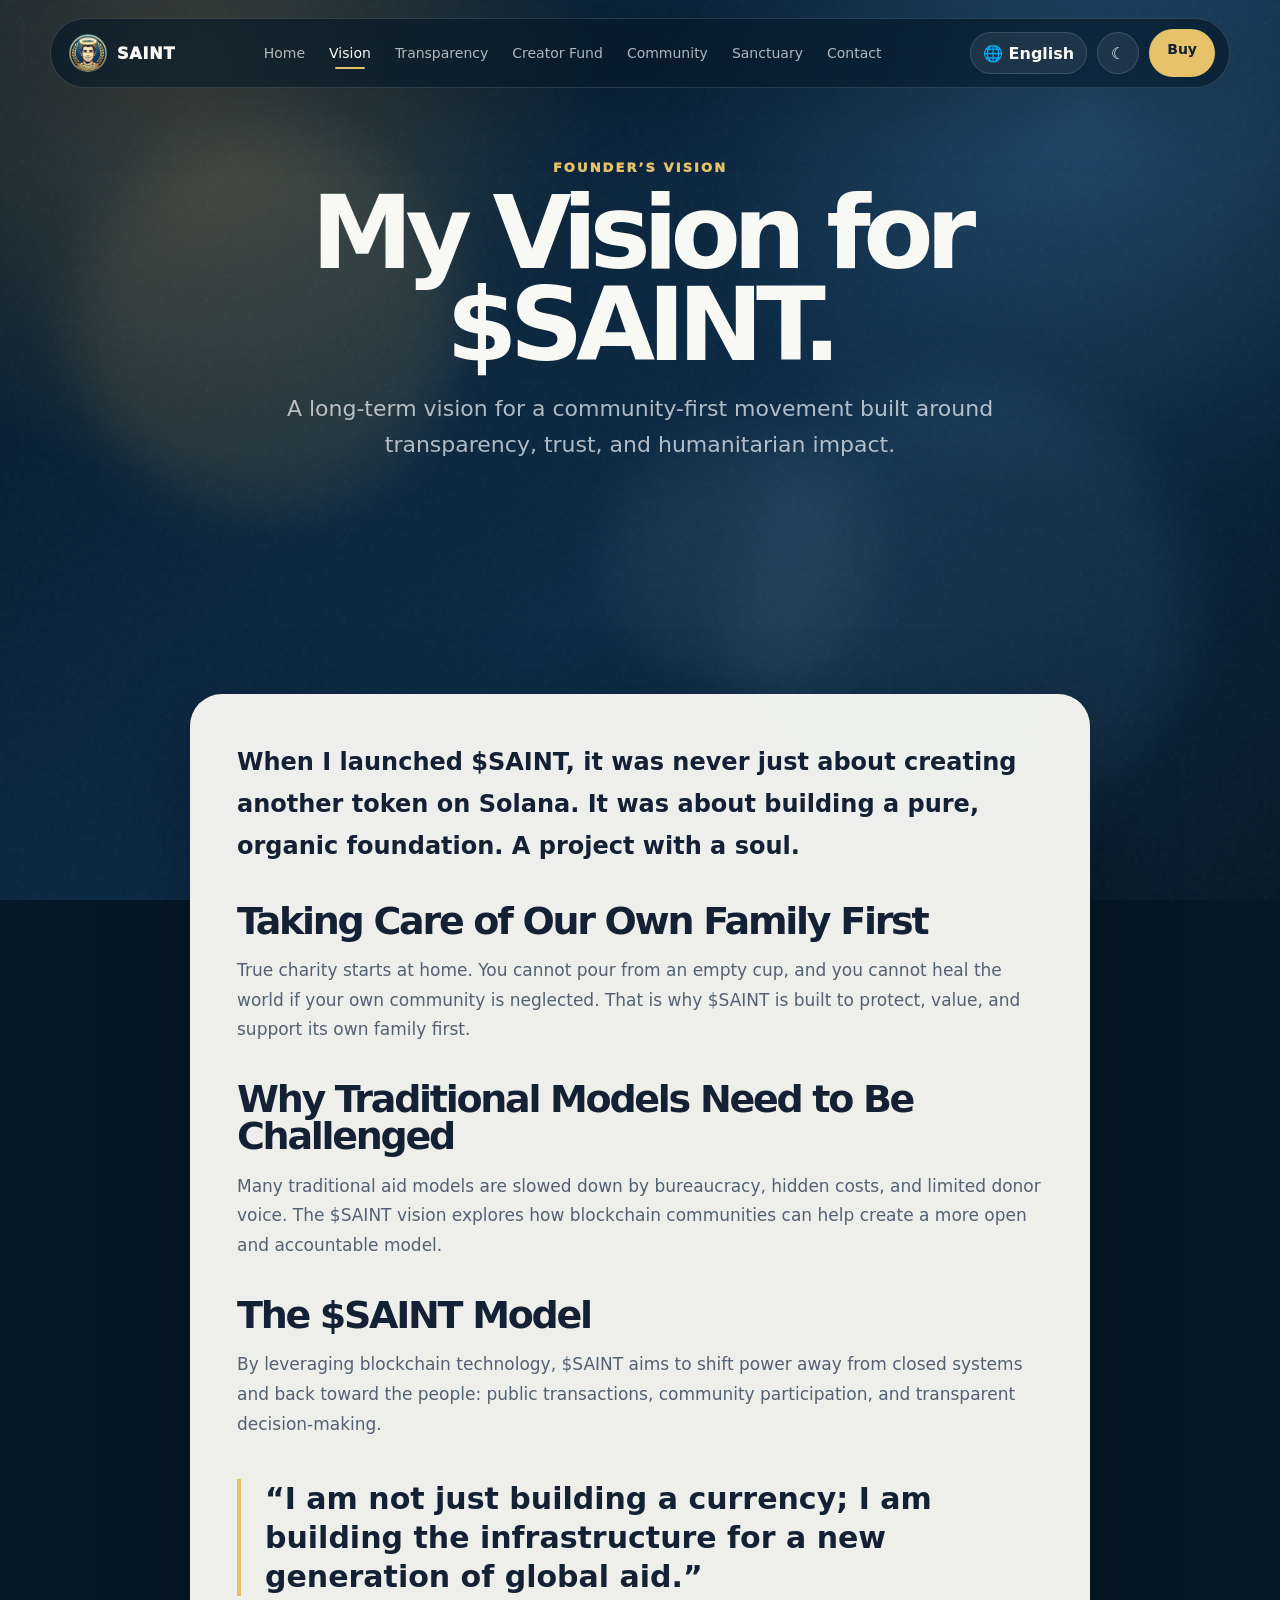
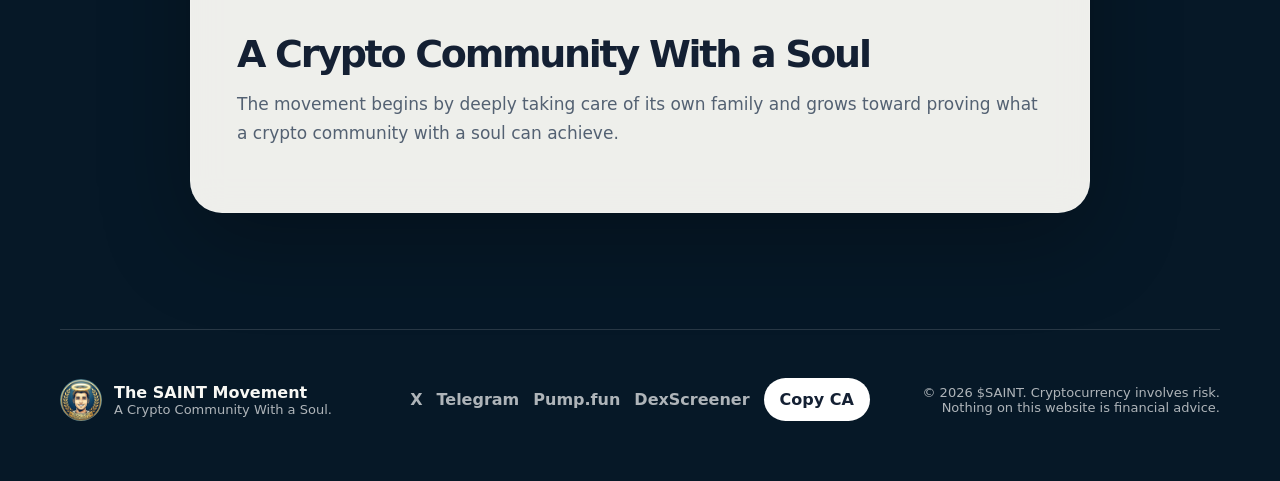
<file: founders-vision.html>
<!doctype html>
<html lang="en" data-theme="dark">
<head>
  <meta charset="UTF-8" />
  <meta name="viewport" content="width=device-width, initial-scale=1.0" />
  <meta name="color-scheme" content="dark light" />

  <title>Founder’s Vision — The SAINT Movement</title>
<link rel="icon" type="image/png" href="favicon.png">
  <meta name="description" content="The founder’s long-term vision for $SAINT, a community-first movement built around transparency and purpose." />
  <meta name="theme-color" content="#061827" />
  <meta name="robots" content="index, follow" />

  <meta property="og:title" content="Founder’s Vision — The SAINT Movement" />
  <meta property="og:description" content="The founder’s long-term vision for $SAINT, a community-first movement built around transparency and purpose." />
  <meta property="og:image" content="https://www.saintfamily.org/assets/logo/saint-logo.jpg" />
  <meta property="og:url" content="https://www.saintfamily.org/" />
  <meta property="og:type" content="website" />
  <meta name="twitter:card" content="summary_large_image" />

  <link rel="canonical" href="https://www.saintfamily.org/" />
  <link rel="icon" href="assets/logo/saint-logo.jpg" />
  <link rel="preload" href="assets/logo/saint-logo.jpg" as="image" />
  <link rel="stylesheet" href="css/styles.css" />
</head>
<body>
  <div class="loader" id="loader">
    <img src="assets/logo/saint-logo.jpg" alt="SAINT logo" />
    <span>SAINT</span>
  </div>

  <div class="ambient-bg" aria-hidden="true">
    <div class="mesh mesh-a"></div>
    <div class="mesh mesh-b"></div>
    <div class="mesh mesh-c"></div>
    <div class="stars"></div>
    <div class="noise"></div>
  </div>

  <header class="navbar" id="navbar">
    <a class="brand" href="index.html" aria-label="SAINT home">
      <img src="assets/logo/saint-logo.jpg" alt="SAINT logo" />
      <span>SAINT</span>
    </a>

    <nav class="desktop-nav" aria-label="Main navigation">
      <a class="" href="index.html" data-i18n="home">Home</a>
<a class="active" href="founders-vision.html" data-i18n="vision">Vision</a>
<a class="" href="transparency.html" data-i18n="transparency">Transparency</a>
<a class="" href="creator-fund.html" data-i18n="creator">Creator Fund</a>
<a class="" href="community.html" data-i18n="community">Community</a>
    <a href="sanctuary.html" data-i18n="sanctuary">Sanctuary</a><a class="" href="contact.html" data-i18n="contact">Contact</a></nav>

    <div class="nav-actions">
      <div class="language-switcher"><button class="language-button" type="button">🌐 <span data-lang-current>English</span></button><div class="language-menu"><button type="button" data-lang="en">English</button><button type="button" data-lang="pt">Português</button><button type="button" data-lang="es">Español</button><button type="button" data-lang="zh">中文</button></div></div><button type="button" class="theme-toggle" id="themeToggle" aria-label="Toggle light and dark mode">
        <span class="sun">☀</span><span class="moon">☾</span>
      </button>
      <a class="nav-cta" href="https://pump.fun/coin/GUdYAzh14TQcwUSBw79rnFJHZCv64fugTEsq1etDpump" target="_blank" rel="noopener" data-i18n="buy">Buy</a>
      <button type="button" class="menu-toggle" id="menuToggle" aria-label="Open menu">☰</button>
    </div>
  </header>

  <aside class="mobile-nav" id="mobileNav">
    <a class="" href="index.html" data-i18n="home">Home</a>
<a class="active" href="founders-vision.html" data-i18n="vision">Vision</a>
<a class="" href="transparency.html" data-i18n="transparency">Transparency</a>
<a class="" href="creator-fund.html" data-i18n="creator">Creator Fund</a>
<a class="" href="community.html" data-i18n="community">Community</a>
    <a href="https://pump.fun/coin/GUdYAzh14TQcwUSBw79rnFJHZCv64fugTEsq1etDpump" target="_blank" rel="noopener" data-i18n="pump">Buy on Pump.fun</a>
    <a href="#" onclick="openPhantomApp(event)" target="_blank" rel="noopener" data-i18n="phantom">Open Phantom</a>
    <a href="https://t.co/1RIIzHQs0j" target="_blank" rel="noopener">Telegram</a>
    <a href="https://x.com/SaintDevSol" target="_blank" rel="noopener">X Official</a>
  <a href="sanctuary.html" data-i18n="sanctuary">Sanctuary</a></aside>

  <main>
    
<section class="subhero page-section">
  <div class="container narrow reveal">
    <p class="eyebrow">Founder’s Vision</p>
    <h1>My Vision for $SAINT.</h1>
    <p>A long-term vision for a community-first movement built around transparency, trust, and humanitarian impact.</p>
  </div>
</section>
<section class="page-section container article-layout">
  <article class="article-card reveal">
    <p class="lead">When I launched $SAINT, it was never just about creating another token on Solana. It was about building a pure, organic foundation. A project with a soul.</p>
    <h2>Taking Care of Our Own Family First</h2>
    <p>True charity starts at home. You cannot pour from an empty cup, and you cannot heal the world if your own community is neglected. That is why $SAINT is built to protect, value, and support its own family first.</p>
    <h2>Why Traditional Models Need to Be Challenged</h2>
    <p>Many traditional aid models are slowed down by bureaucracy, hidden costs, and limited donor voice. The $SAINT vision explores how blockchain communities can help create a more open and accountable model.</p>
    <h2>The $SAINT Model</h2>
    <p>By leveraging blockchain technology, $SAINT aims to shift power away from closed systems and back toward the people: public transactions, community participation, and transparent decision-making.</p>
    <blockquote>“I am not just building a currency; I am building the infrastructure for a new generation of global aid.”</blockquote>
    <h2>A Crypto Community With a Soul</h2>
    <p>The movement begins by deeply taking care of its own family and grows toward proving what a crypto community with a soul can achieve.</p>
  </article>
</section>

  </main>

  <footer class="footer">
    <div class="footer-brand">
      <img src="assets/logo/saint-logo.jpg" alt="SAINT logo" />
      <div><strong>The SAINT Movement</strong><span data-i18n="heroSubtitle">A Crypto Community With a Soul.</span></div>
    </div>

    <div class="footer-links">
      <a href="https://x.com/SaintDevSol" target="_blank" rel="noopener">X</a>
      <a href="https://t.co/1RIIzHQs0j" target="_blank" rel="noopener">Telegram</a>
      <a href="https://pump.fun/coin/GUdYAzh14TQcwUSBw79rnFJHZCv64fugTEsq1etDpump" target="_blank" rel="noopener">Pump.fun</a>
      <a href="https://dexscreener.com/solana/GUdYAzh14TQcwUSBw79rnFJHZCv64fugTEsq1etDpump" target="_blank" rel="noopener">DexScreener</a>
      <button onclick="copyContract()">Copy CA</button>
    </div>

    <p class="disclaimer">© 2026 $SAINT. Cryptocurrency involves risk. Nothing on this website is financial advice.</p>
  </footer>

  <div class="toast" id="toast">Copied</div>

  <script>
    window.SAINT_CONFIG = {
      contract: "GUdYAzh14TQcwUSBw79rnFJHZCv64fugTEsq1etDpump",
      dexApi: "https://api.dexscreener.com/tokens/v1/solana/GUdYAzh14TQcwUSBw79rnFJHZCv64fugTEsq1etDpump",
      dexUrl: "https://dexscreener.com/solana/GUdYAzh14TQcwUSBw79rnFJHZCv64fugTEsq1etDpump",
      pumpUrl: "https://pump.fun/coin/GUdYAzh14TQcwUSBw79rnFJHZCv64fugTEsq1etDpump",
      phantomUrl:"phantom://",
      solscanUrl: "https://solscan.io/token/GUdYAzh14TQcwUSBw79rnFJHZCv64fugTEsq1etDpump"
    };
  </script>
  <script src="js/app.js" defer></script>
</body>
</html>
</file>
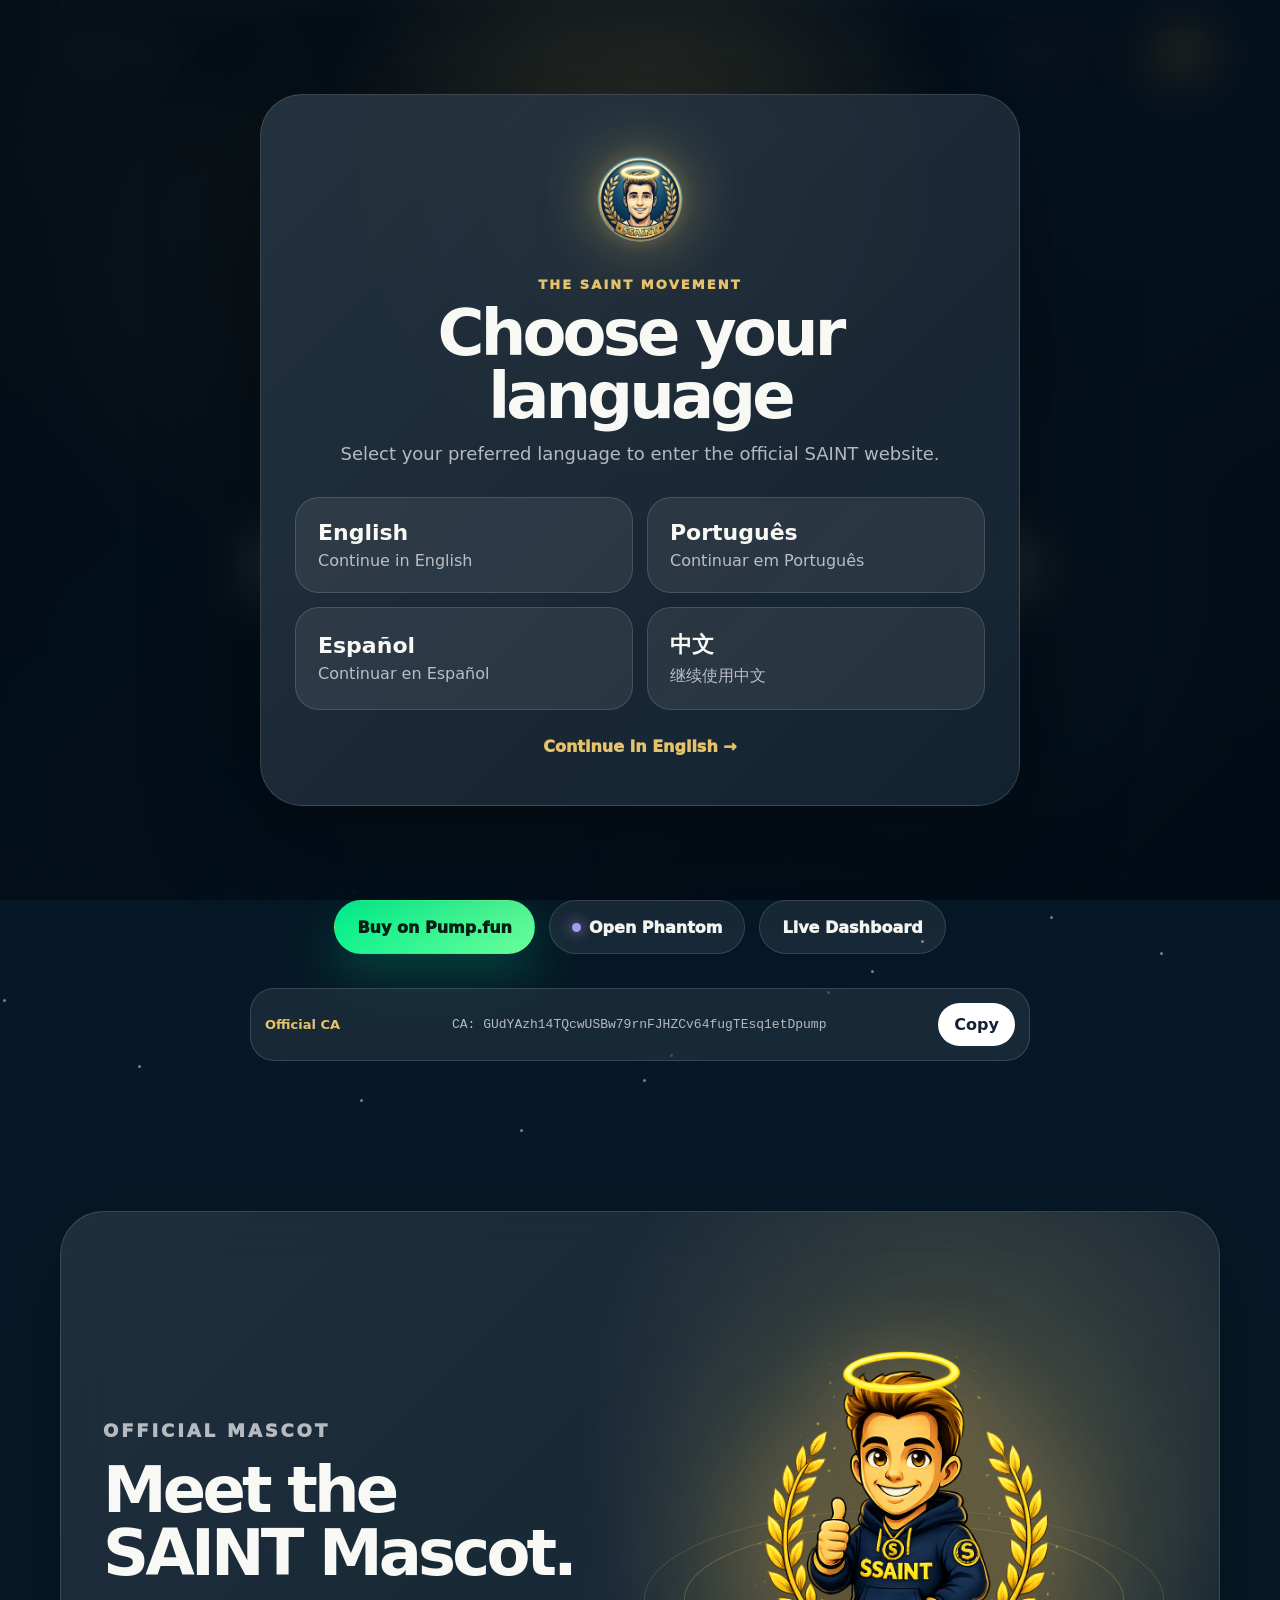
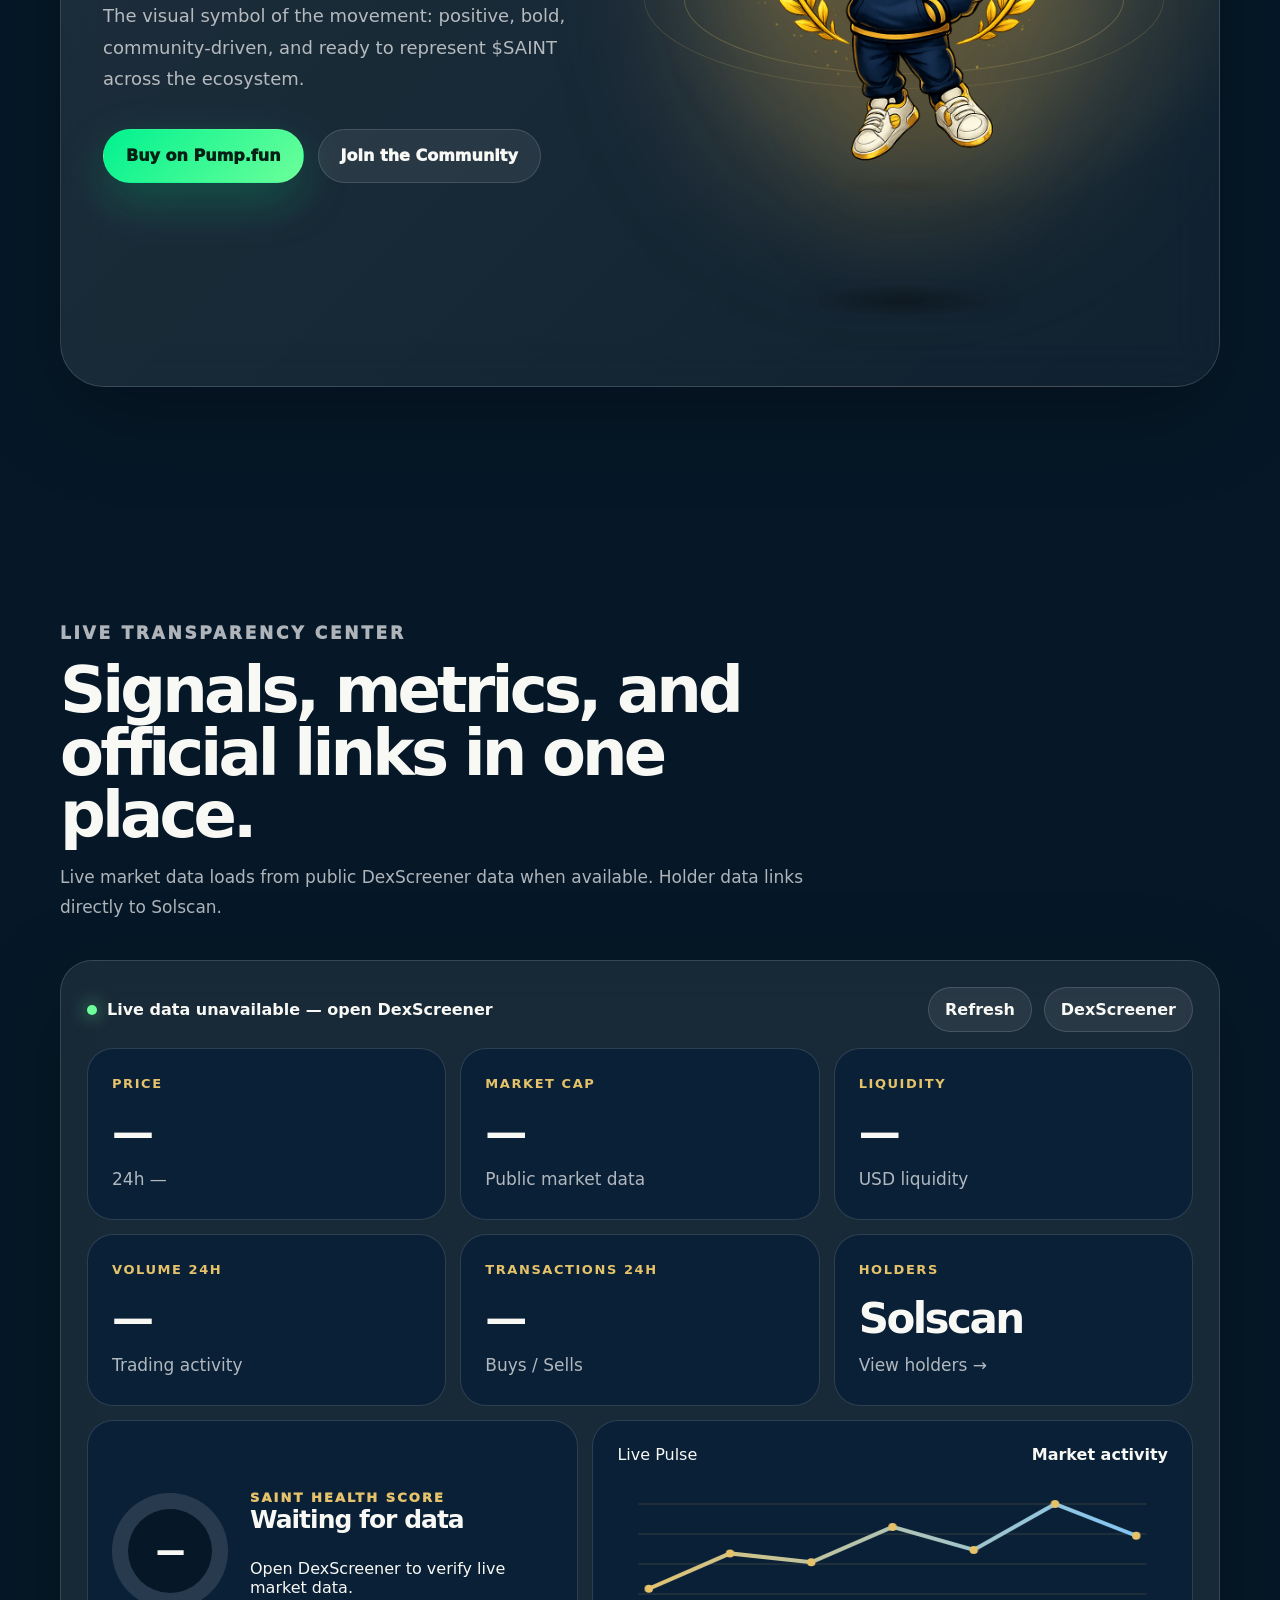
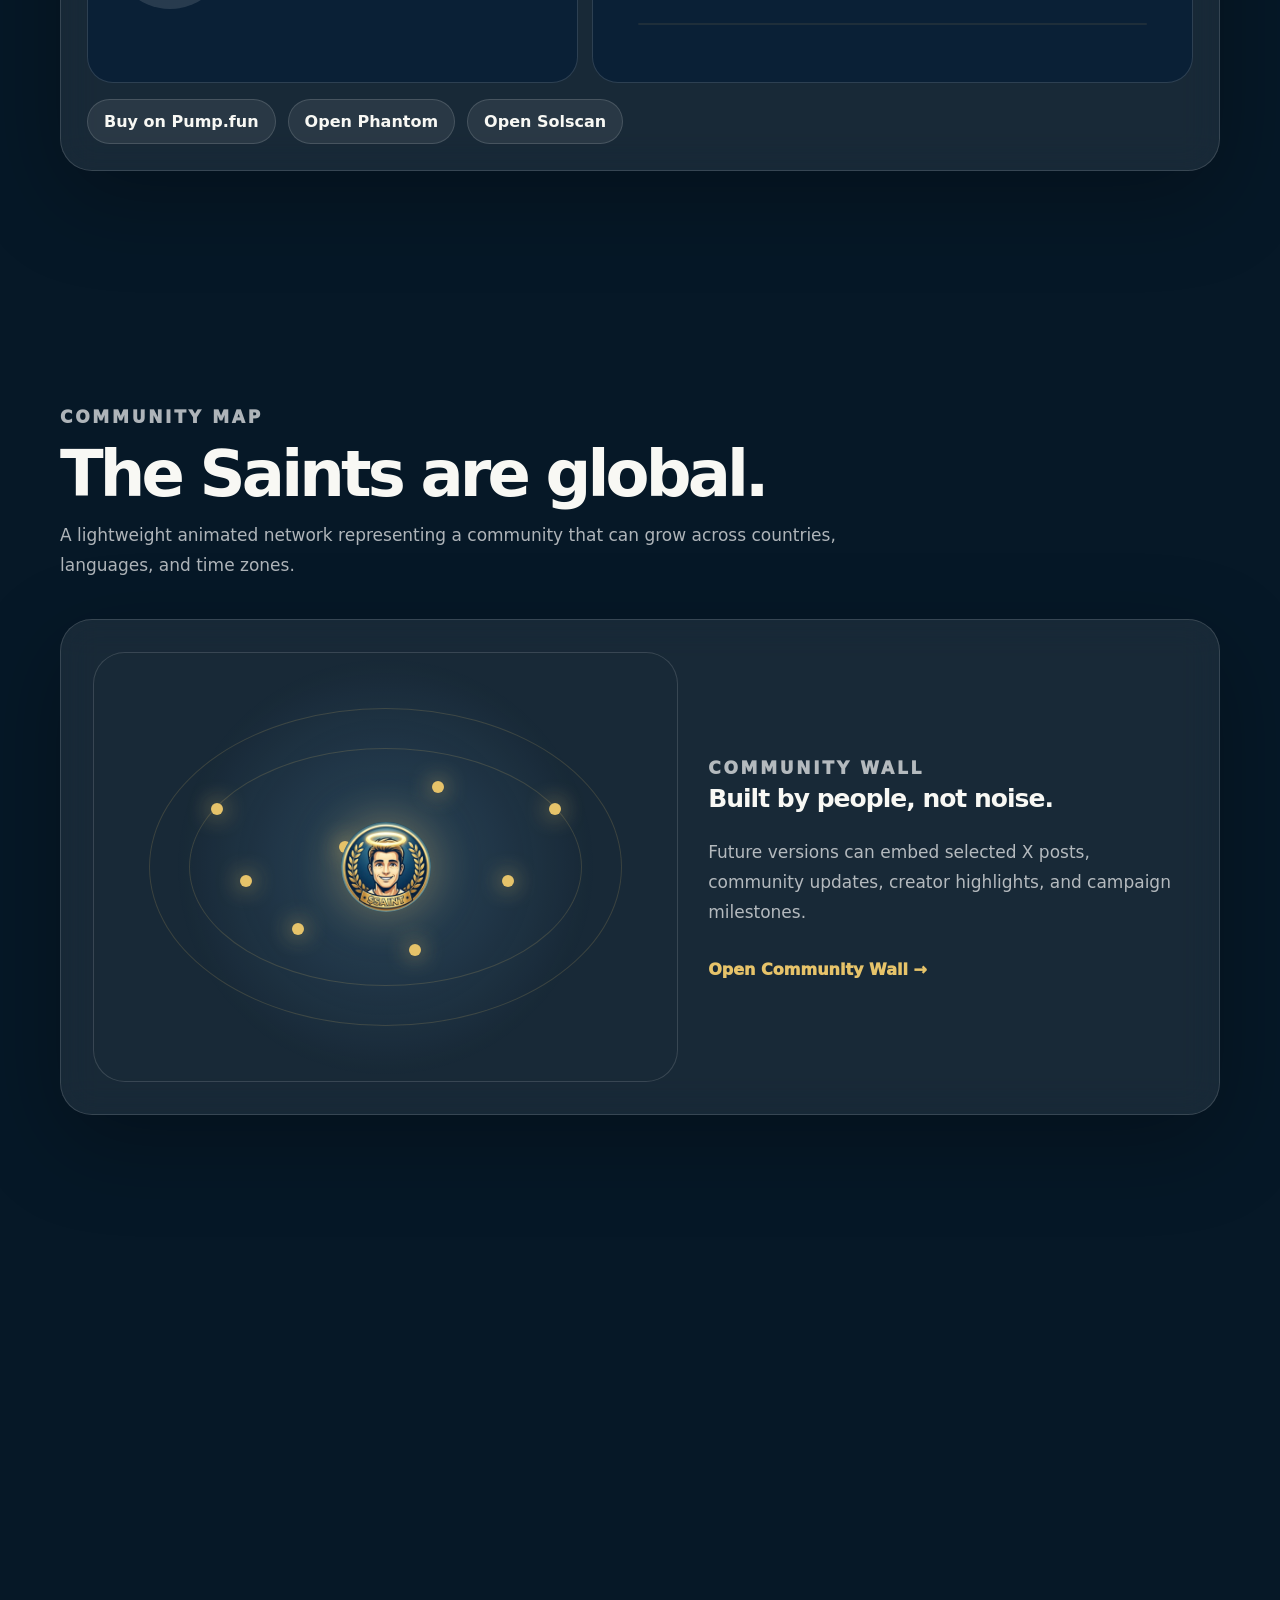
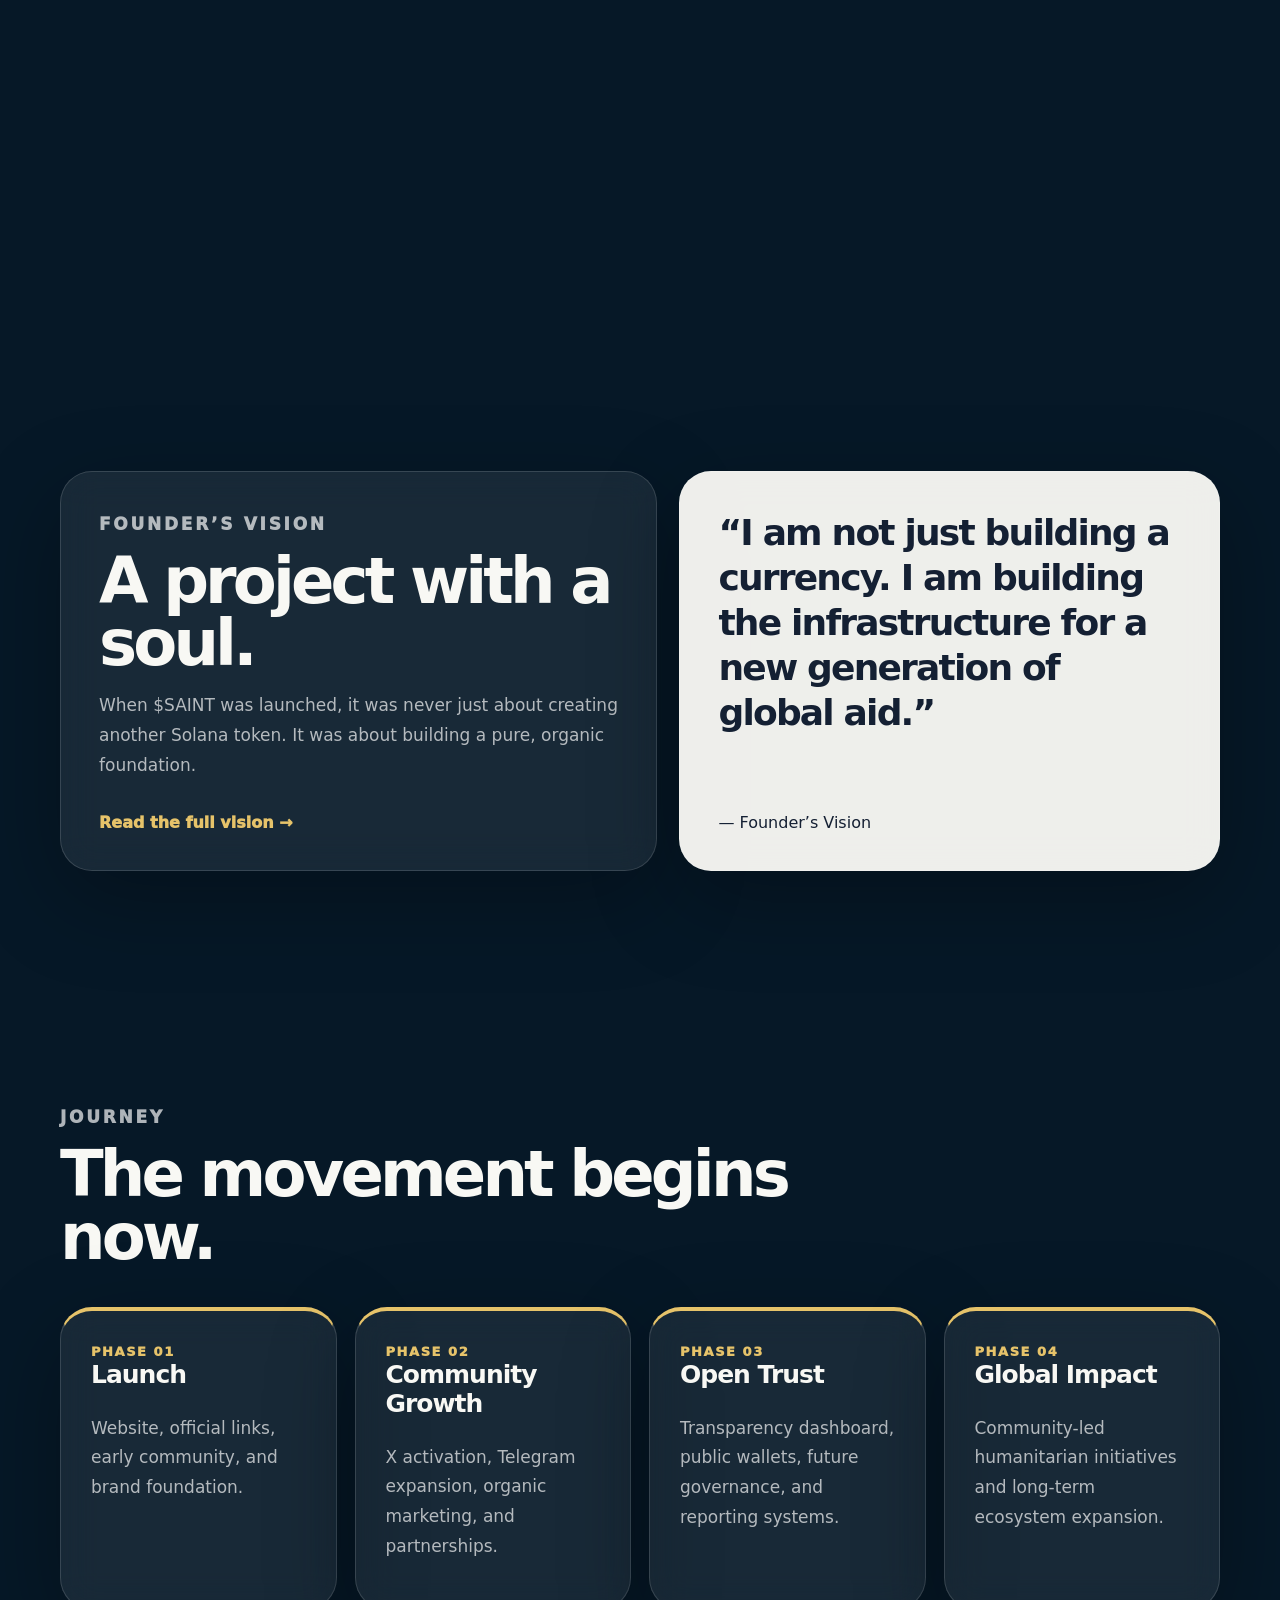
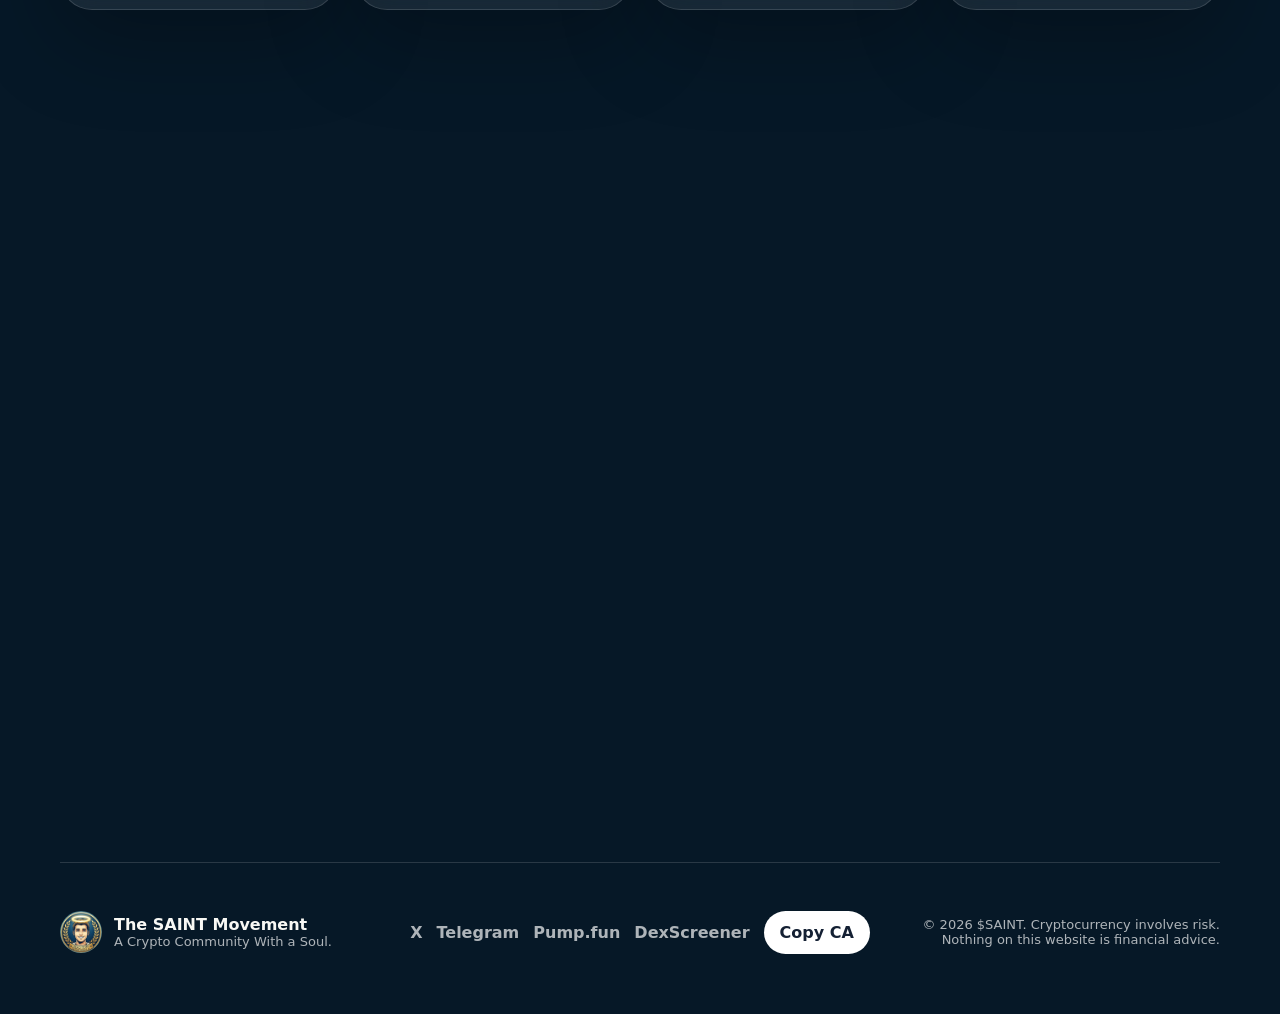
<file: home.html>
<!doctype html>
<html>
<head>
  <meta charset="UTF-8">
  <meta http-equiv="refresh" content="0; url=index.html">
  <title>$SAINT</title>
</head>
<body>
  <script>window.location.href = "index.html";</script>
</body>
</html>
</file>
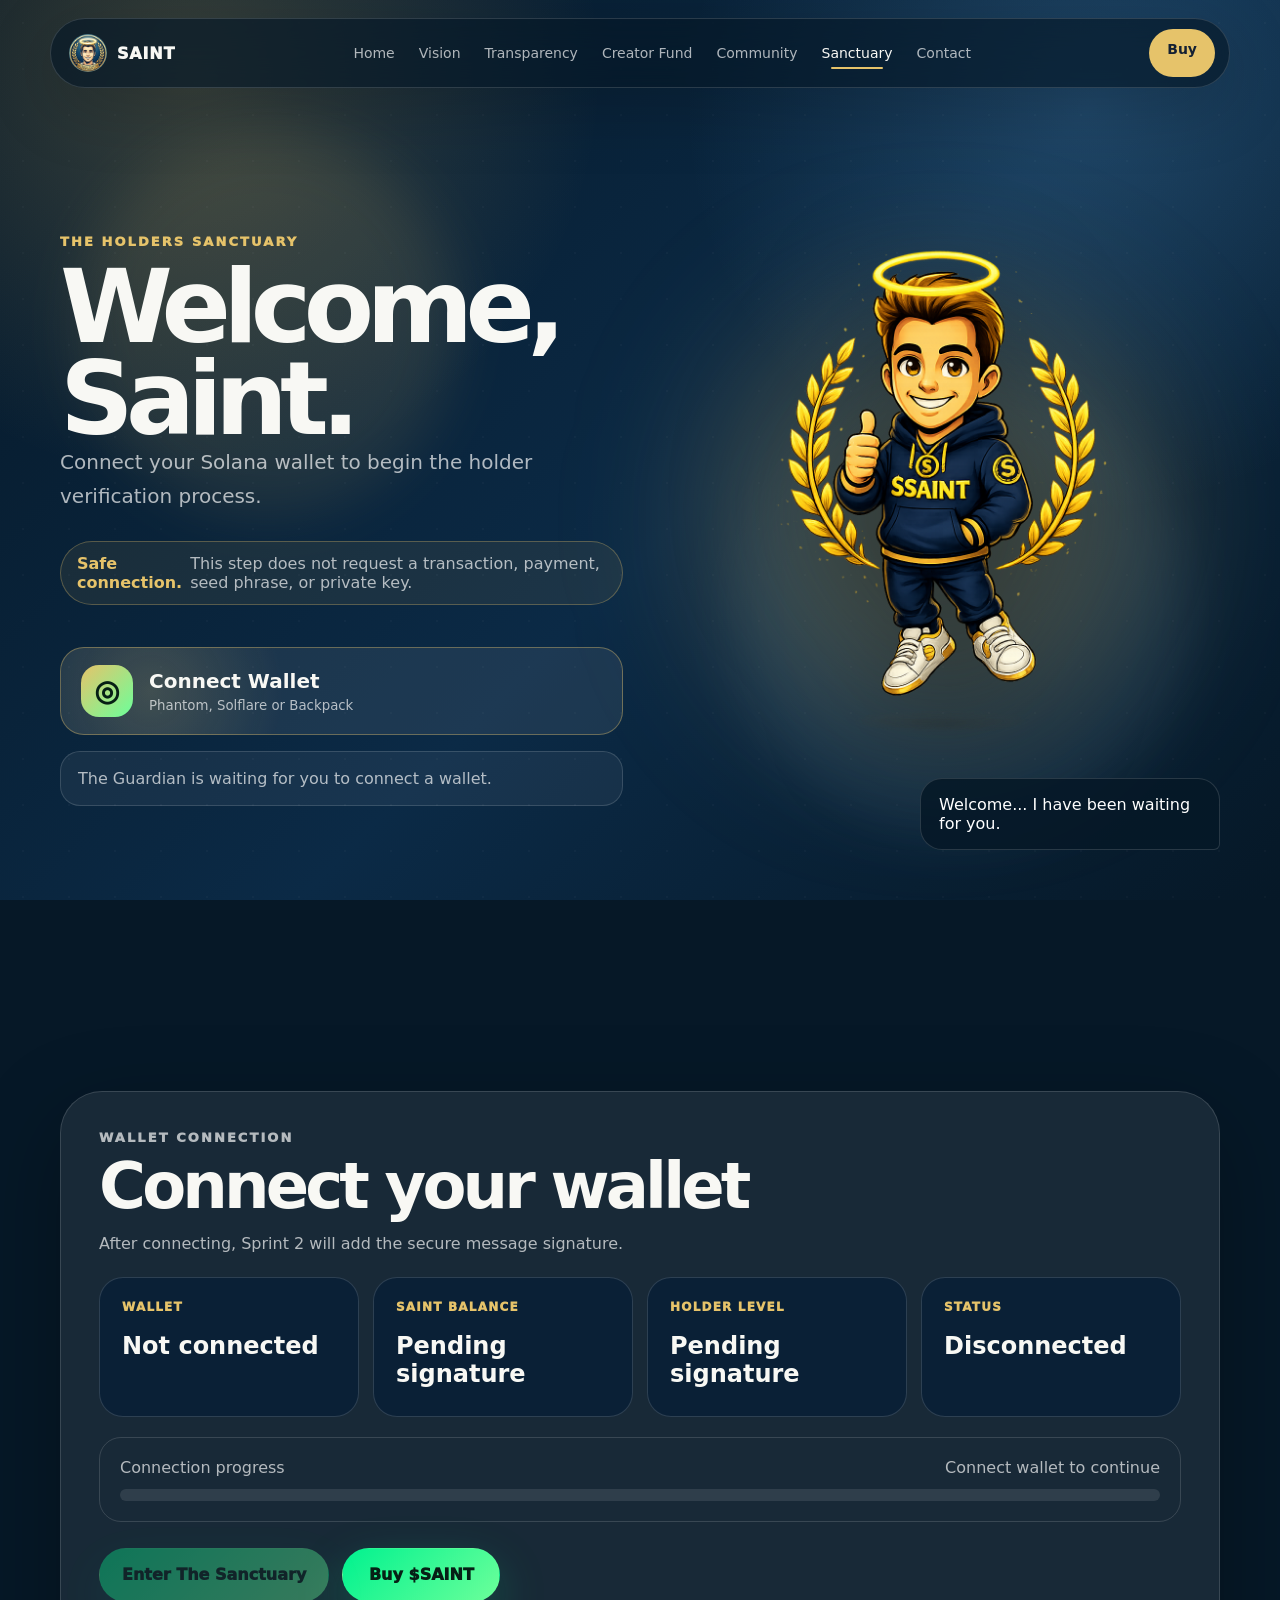
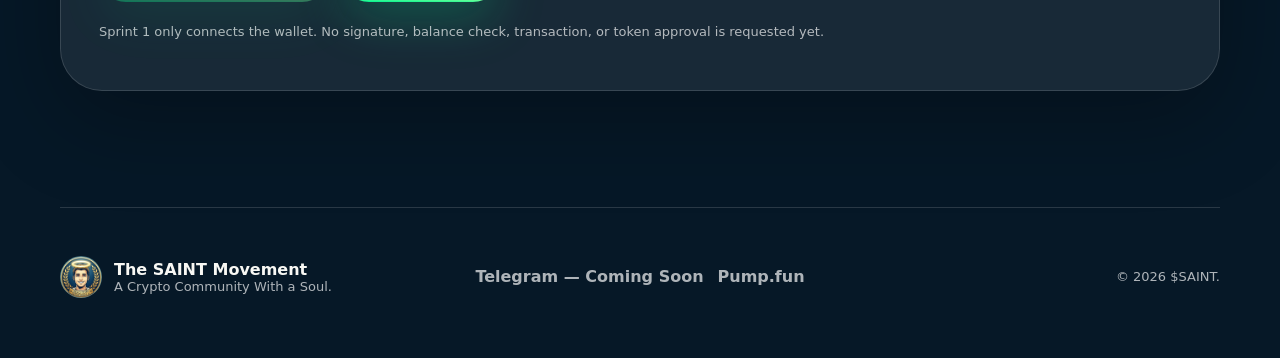
<file: sanctuary.html>
<!doctype html>
<html lang="en" data-theme="dark">
<head>
<meta charset="UTF-8"><meta name="viewport" content="width=device-width,initial-scale=1">
<title>The Sanctuary — $SAINT</title>
<meta name="description" content="Verify a public Solana wallet address and enter The SAINT Holders Sanctuary.">
<link rel="icon" href="favicon.png"><link rel="stylesheet" href="css/styles.css">
</head>
<body>
<div class="ambient-bg"><div class="mesh mesh-a"></div><div class="mesh mesh-b"></div><div class="stars"></div></div>
<header class="navbar" id="navbar">
<a class="brand" href="index.html"><img src="assets/logo/saint-logo.jpg"><span>SAINT</span></a>
<nav class="desktop-nav">
<a href="index.html">Home</a><a href="founders-vision.html">Vision</a><a href="transparency.html">Transparency</a>
<a href="creator-fund.html">Creator Fund</a><a href="community.html">Community</a>
<a class="active" href="sanctuary.html" data-i18n="sanctuary">Sanctuary</a><a href="contact.html">Contact</a>
</nav>
<div class="nav-actions"><a class="nav-cta" href="https://pump.fun/coin/GUdYAzh14TQcwUSBw79rnFJHZCv64fugTEsq1etDpump" target="_blank">Buy</a><button type="button" class="menu-toggle" id="menuToggle">☰</button></div>
</header>
<aside class="mobile-nav" id="mobileNav">
<a href="index.html">Home</a><a href="founders-vision.html">Vision</a><a href="transparency.html">Transparency</a>
<a href="creator-fund.html">Creator Fund</a><a href="community.html">Community</a><a href="sanctuary.html" data-i18n="sanctuary">Sanctuary</a><a href="contact.html">Contact</a>
</aside>

<main>
<section class="sanctuary-page">
<div class="container sanctuary-grid">
<div class="sanctuary-copy reveal">
<p class="eyebrow">The Holders Sanctuary</p>
<h1>Welcome, Saint.</h1>
<p class="sanctuary-lead">Connect your Solana wallet to begin the holder verification process.</p>
<div class="sanctuary-warning"><strong>Safe connection.</strong> This step does not request a transaction, payment, seed phrase, or private key.</div>

<div class="wallet-connect-panel" id="walletConnectPanel">
  <button class="wallet-connect-main" id="connectWalletButton" type="button">
    <span class="wallet-connect-icon">◎</span>
    <span><strong>Connect Wallet</strong><small>Phantom, Solflare or Backpack</small></span>
  </button>

  <div class="wallet-connected-summary" id="walletConnectedSummary" hidden>
    <div class="wallet-connected-icon">✓</div>
    <div><span>Wallet connected</span><strong id="connectedWalletAddress">—</strong></div>
    <button id="disconnectWalletButton" type="button">Disconnect</button>
  </div>
</div>

<div class="sanctuary-status" id="sanctuaryStatus">
  <span></span><p id="statusText">The Guardian is waiting for you to connect a wallet.</p>
</div>
</div>

<div class="sanctuary-mascot reveal">
<div class="sanctuary-glow"></div>
<img src="assets/mascot/saint-mascot-motion.png" alt="SAINT Guardian" loading="lazy" decoding="async">
<div class="guardian-message" id="guardianMessage">Welcome... I have been waiting for you.</div>
</div>
</div>
</section>

<section class="page-section container">
<div class="sanctuary-result" id="sanctuaryResult">
<p class="eyebrow">Wallet Connection</p><h2 id="resultTitle">Connect your wallet</h2><p id="resultSubtitle">After connecting, Sprint 2 will add the secure message signature.</p>
<div class="sanctuary-cards">
<article><span>Wallet</span><strong id="resultWallet">Not connected</strong></article>
<article><span>SAINT Balance</span><strong id="resultBalance">Pending signature</strong></article>
<article><span>Holder Level</span><strong id="resultRank">Pending signature</strong></article>
<article><span>Status</span><strong id="resultStatus">Disconnected</strong></article>
</div>
<div class="holder-progress"><div><span id="rankCurrent">Connection progress</span><span id="rankNext">Connect wallet to continue</span></div><div class="progress-track"><span id="holderProgressBar"></span></div></div>
<div class="sanctuary-actions">
<a id="enterSanctuaryButton" class="btn primary disabled" href="#">Enter The Sanctuary</a>
<a id="buySaintButton" class="btn pumpfun" href="https://pump.fun/coin/GUdYAzh14TQcwUSBw79rnFJHZCv64fugTEsq1etDpump" target="_blank">Buy $SAINT</a>
</div>
<p class="sanctuary-note">Sprint 1 only connects the wallet. No signature, balance check, transaction, or token approval is requested yet.</p>
</div>
</section>
</main>


<div class="wallet-selector" id="walletSelector" aria-hidden="true">
  <div class="wallet-selector-backdrop" data-close-wallet-selector></div>
  <div class="wallet-selector-card" role="dialog" aria-modal="true" aria-labelledby="walletSelectorTitle">
    <button class="wallet-selector-close" type="button" aria-label="Close" data-close-wallet-selector>✕</button>
    <p class="eyebrow">Solana Wallet</p>
    <h2 id="walletSelectorTitle">Choose your wallet</h2>
    <p>Select an installed wallet to connect securely.</p>
    <div class="wallet-options">
      <button class="wallet-option" type="button" data-wallet="phantom"><span class="wallet-option-logo phantom-logo">P</span><span><strong>Phantom</strong><small id="phantomStatus">Checking installation...</small></span></button>
      <button class="wallet-option" type="button" data-wallet="solflare"><span class="wallet-option-logo solflare-logo">S</span><span><strong>Solflare</strong><small id="solflareStatus">Checking installation...</small></span></button>
      <button class="wallet-option" type="button" data-wallet="backpack"><span class="wallet-option-logo backpack-logo">B</span><span><strong>Backpack</strong><small id="backpackStatus">Checking installation...</small></span></button>
    </div>
    <div class="wallet-selector-help">On mobile, open saintfamily.org inside the browser of your Solana wallet.</div>
  </div>
</div>

<footer class="footer"><div class="footer-brand"><img src="assets/logo/saint-logo.jpg"><div><strong>The SAINT Movement</strong><span>A Crypto Community With a Soul.</span></div></div><div class="footer-links"><a href="#" onclick="return false;" aria-disabled="true">Telegram — Coming Soon</a><a href="https://pump.fun/coin/GUdYAzh14TQcwUSBw79rnFJHZCv64fugTEsq1etDpump" target="_blank">Pump.fun</a></div><p class="disclaimer">© 2026 $SAINT.</p></footer>
<script>window.SANCTUARY_CONFIG={};</script>
<script src="js/app.js" defer></script><script src="js/sanctuary.js" defer></script>
</body></html>
</file>
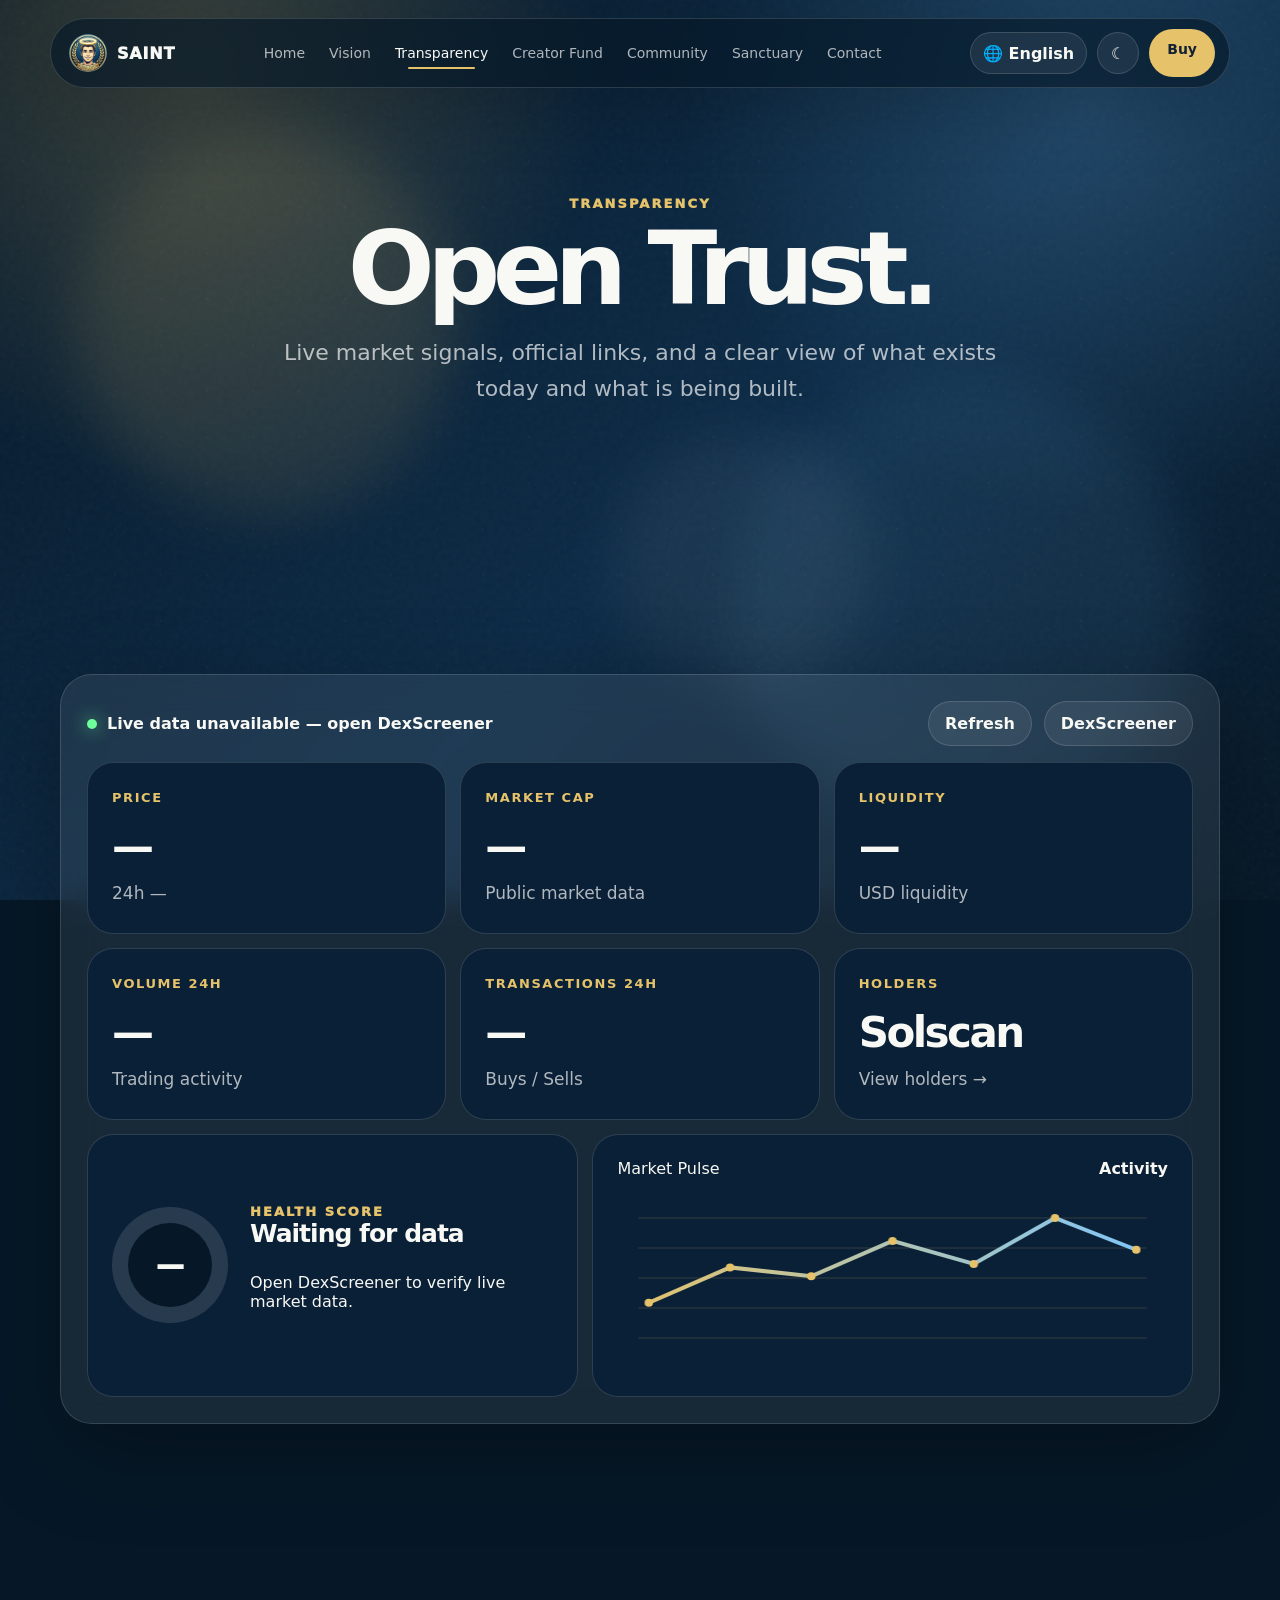
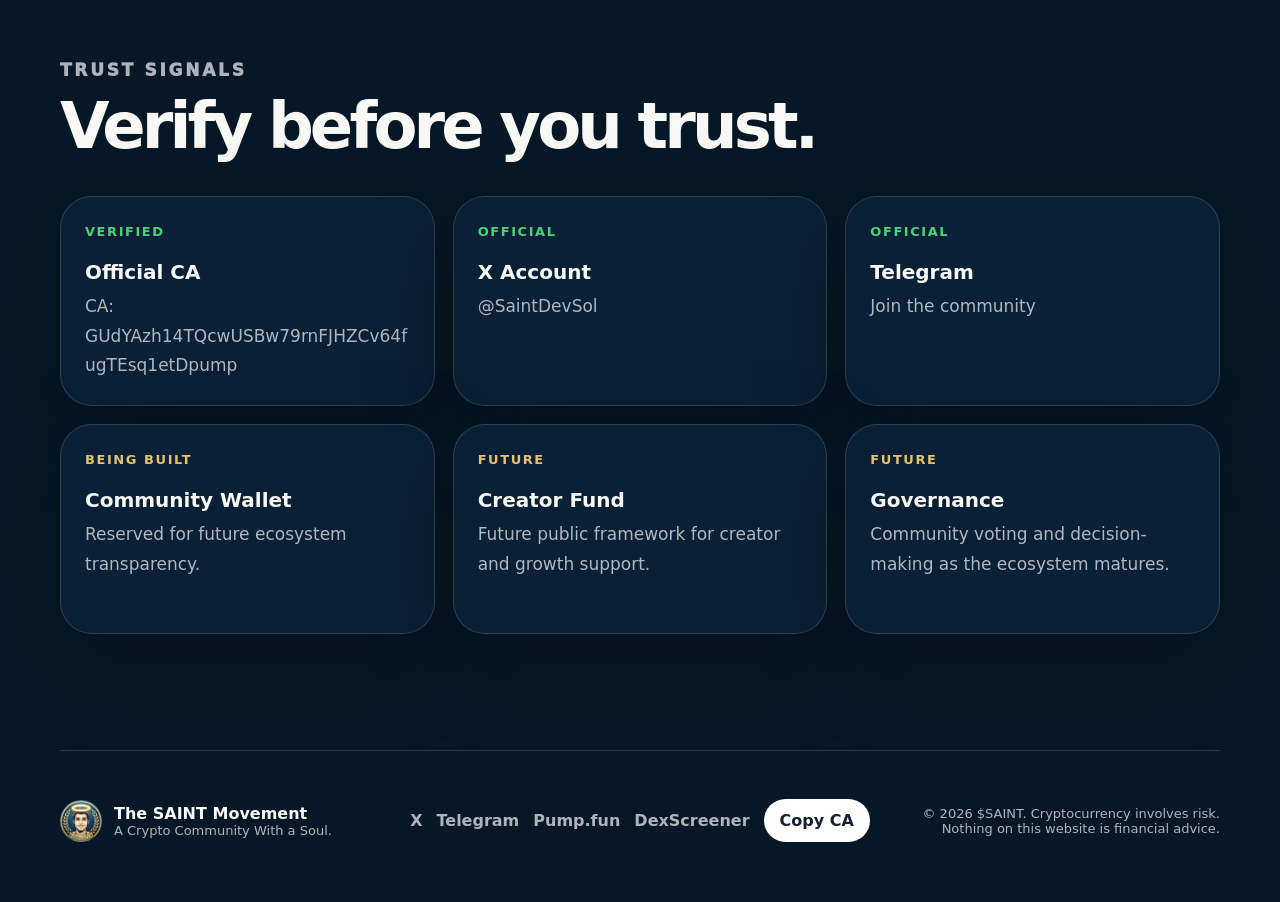
<file: transparency.html>
<!doctype html>
<html lang="en" data-theme="dark">
<head>
  <meta charset="UTF-8" />
  <meta name="viewport" content="width=device-width, initial-scale=1.0" />
  <meta name="color-scheme" content="dark light" />

  <title>Transparency — The SAINT Movement</title>
<link rel="icon" type="image/png" href="favicon.png">
  <meta name="description" content="Open Trust dashboard with live market data, official links, contract address, and transparency roadmap." />
  <meta name="theme-color" content="#061827" />
  <meta name="robots" content="index, follow" />

  <meta property="og:title" content="Transparency — The SAINT Movement" />
  <meta property="og:description" content="Open Trust dashboard with live market data, official links, contract address, and transparency roadmap." />
  <meta property="og:image" content="https://www.saintfamily.org/assets/logo/saint-logo.jpg" />
  <meta property="og:url" content="https://www.saintfamily.org/" />
  <meta property="og:type" content="website" />
  <meta name="twitter:card" content="summary_large_image" />

  <link rel="canonical" href="https://www.saintfamily.org/" />
  <link rel="icon" href="assets/logo/saint-logo.jpg" />
  <link rel="preload" href="assets/logo/saint-logo.jpg" as="image" />
  <link rel="stylesheet" href="css/styles.css" />
</head>
<body>
  <div class="loader" id="loader">
    <img src="assets/logo/saint-logo.jpg" alt="SAINT logo" />
    <span>SAINT</span>
  </div>

  <div class="ambient-bg" aria-hidden="true">
    <div class="mesh mesh-a"></div>
    <div class="mesh mesh-b"></div>
    <div class="mesh mesh-c"></div>
    <div class="stars"></div>
    <div class="noise"></div>
  </div>

  <header class="navbar" id="navbar">
    <a class="brand" href="index.html" aria-label="SAINT home">
      <img src="assets/logo/saint-logo.jpg" alt="SAINT logo" />
      <span>SAINT</span>
    </a>

    <nav class="desktop-nav" aria-label="Main navigation">
      <a class="" href="index.html" data-i18n="home">Home</a>
<a class="" href="founders-vision.html" data-i18n="vision">Vision</a>
<a class="active" href="transparency.html" data-i18n="transparency">Transparency</a>
<a class="" href="creator-fund.html" data-i18n="creator">Creator Fund</a>
<a class="" href="community.html" data-i18n="community">Community</a>
    <a href="sanctuary.html" data-i18n="sanctuary">Sanctuary</a><a class="" href="contact.html" data-i18n="contact">Contact</a></nav>

    <div class="nav-actions">
      <div class="language-switcher"><button class="language-button" type="button">🌐 <span data-lang-current>English</span></button><div class="language-menu"><button type="button" data-lang="en">English</button><button type="button" data-lang="pt">Português</button><button type="button" data-lang="es">Español</button><button type="button" data-lang="zh">中文</button></div></div><button type="button" class="theme-toggle" id="themeToggle" aria-label="Toggle light and dark mode">
        <span class="sun">☀</span><span class="moon">☾</span>
      </button>
      <a class="nav-cta" href="https://pump.fun/coin/GUdYAzh14TQcwUSBw79rnFJHZCv64fugTEsq1etDpump" target="_blank" rel="noopener" data-i18n="buy">Buy</a>
      <button type="button" class="menu-toggle" id="menuToggle" aria-label="Open menu">☰</button>
    </div>
  </header>

  <aside class="mobile-nav" id="mobileNav">
    <a class="" href="index.html" data-i18n="home">Home</a>
<a class="" href="founders-vision.html" data-i18n="vision">Vision</a>
<a class="active" href="transparency.html" data-i18n="transparency">Transparency</a>
<a class="" href="creator-fund.html" data-i18n="creator">Creator Fund</a>
<a class="" href="community.html" data-i18n="community">Community</a>
    <a href="https://pump.fun/coin/GUdYAzh14TQcwUSBw79rnFJHZCv64fugTEsq1etDpump" target="_blank" rel="noopener" data-i18n="pump">Buy on Pump.fun</a>
    <a href="#" onclick="openPhantomApp(event)" target="_blank" rel="noopener" data-i18n="phantom">Open Phantom</a>
    <a href="https://t.co/1RIIzHQs0j" target="_blank" rel="noopener">Telegram</a>
    <a href="https://x.com/SaintDevSol" target="_blank" rel="noopener">X Official</a>
  <a href="sanctuary.html" data-i18n="sanctuary">Sanctuary</a></aside>

  <main>
    
<section class="subhero page-section">
  <div class="container narrow reveal">
    <p class="eyebrow" data-i18n="transparency">Transparency</p>
    <h1>Open Trust.</h1>
    <p>Live market signals, official links, and a clear view of what exists today and what is being built.</p>
  </div>
</section>
<section class="page-section container">
  <div class="transparency-center reveal">
    <div class="center-top">
      <div class="status-line"><span class="live-dot"></span><strong id="dataStatus">Loading live data…</strong></div>
      <div class="center-actions"><button class="small-pill" id="refreshData">Refresh</button><a class="small-pill" href="https://dexscreener.com/solana/GUdYAzh14TQcwUSBw79rnFJHZCv64fugTEsq1etDpump" target="_blank" rel="noopener">DexScreener</a></div>
    </div>
    <div class="hero-metrics">
      <article><span>Price</span><strong id="priceUsd">—</strong><small id="priceChange">24h —</small></article>
      <article><span>Market Cap</span><strong id="marketCap">—</strong><small>Public market data</small></article>
      <article><span>Liquidity</span><strong id="liquidity">—</strong><small>USD liquidity</small></article>
      <article><span>Volume 24h</span><strong id="volume24h">—</strong><small>Trading activity</small></article>
      <article><span>Transactions 24h</span><strong id="txns24h">—</strong><small id="txnsSplit">Buys / Sells</small></article>
      <article><span>Holders</span><strong>Solscan</strong><small><a href="https://solscan.io/token/GUdYAzh14TQcwUSBw79rnFJHZCv64fugTEsq1etDpump" target="_blank" rel="noopener">View holders →</a></small></article>
    </div>
    <div class="analytics-row">
      <div class="health-card"><div class="score-ring"><span id="healthScore">—</span></div><div><p class="eyebrow">Health Score</p><h3 id="healthLabel">Calculating…</h3><p id="healthDescription">Based on liquidity, volume, transactions, and price signals.</p></div></div>
      <div class="mini-chart-card"><div class="chart-header"><span>Market Pulse</span><strong id="chartLabel">Activity</strong></div><canvas id="pulseChart" width="520" height="180"></canvas></div>
    </div>
  </div>
</section>
<section class="page-section container">
  <div class="section-heading reveal"><p class="eyebrow">Trust Signals</p><h2>Verify before you trust.</h2></div>
  <div class="trust-grid large">
    <div class="trust-item live"><span>Verified</span><strong data-i18n="ca">Official CA</strong><p>CA: GUdYAzh14TQcwUSBw79rnFJHZCv64fugTEsq1etDpump</p></div>
    <div class="trust-item live"><span>Official</span><strong>X Account</strong><p><a href="https://x.com/SaintDevSol" target="_blank" rel="noopener">@SaintDevSol</a></p></div>
    <div class="trust-item live"><span>Official</span><strong>Telegram</strong><p><a href="https://t.co/1RIIzHQs0j" target="_blank" rel="noopener">Join the community</a></p></div>
    <div class="trust-item"><span>Being Built</span><strong>Community Wallet</strong><p>Reserved for future ecosystem transparency.</p></div>
    <div class="trust-item"><span>Future</span><strong data-i18n="creator">Creator Fund</strong><p>Future public framework for creator and growth support.</p></div>
    <div class="trust-item"><span>Future</span><strong>Governance</strong><p>Community voting and decision-making as the ecosystem matures.</p></div>
  </div>
</section>

  </main>

  <footer class="footer">
    <div class="footer-brand">
      <img src="assets/logo/saint-logo.jpg" alt="SAINT logo" />
      <div><strong>The SAINT Movement</strong><span data-i18n="heroSubtitle">A Crypto Community With a Soul.</span></div>
    </div>

    <div class="footer-links">
      <a href="https://x.com/SaintDevSol" target="_blank" rel="noopener">X</a>
      <a href="https://t.co/1RIIzHQs0j" target="_blank" rel="noopener">Telegram</a>
      <a href="https://pump.fun/coin/GUdYAzh14TQcwUSBw79rnFJHZCv64fugTEsq1etDpump" target="_blank" rel="noopener">Pump.fun</a>
      <a href="https://dexscreener.com/solana/GUdYAzh14TQcwUSBw79rnFJHZCv64fugTEsq1etDpump" target="_blank" rel="noopener">DexScreener</a>
      <button onclick="copyContract()">Copy CA</button>
    </div>

    <p class="disclaimer">© 2026 $SAINT. Cryptocurrency involves risk. Nothing on this website is financial advice.</p>
  </footer>

  <div class="toast" id="toast">Copied</div>

  <script>
    window.SAINT_CONFIG = {
      contract: "GUdYAzh14TQcwUSBw79rnFJHZCv64fugTEsq1etDpump",
      dexApi: "https://api.dexscreener.com/tokens/v1/solana/GUdYAzh14TQcwUSBw79rnFJHZCv64fugTEsq1etDpump",
      dexUrl: "https://dexscreener.com/solana/GUdYAzh14TQcwUSBw79rnFJHZCv64fugTEsq1etDpump",
      pumpUrl: "https://pump.fun/coin/GUdYAzh14TQcwUSBw79rnFJHZCv64fugTEsq1etDpump",
      phantomUrl:"phantom://",
      solscanUrl: "https://solscan.io/token/GUdYAzh14TQcwUSBw79rnFJHZCv64fugTEsq1etDpump"
    };
  </script>
  <script src="js/app.js" defer></script>
</body>
</html>
</file>
<file: css/styles.css>
:root{--midnight:#061827;--deep:#0b2a46;--ocean:#0f3d63;--sky:#7cc7ff;--gold:#e6c36a;--gold-soft:#fff0b8;--green:#00f28f;--warm:#f8f8f4;--white:#fff;--silver:#a8b5c2;--graphite:#142033;--line:rgba(255,255,255,.14);--glass:rgba(255,255,255,.075);--shadow:0 28px 90px rgba(0,0,0,.28);--bg:var(--midnight);--text:var(--warm);--muted:rgba(255,255,255,.68);--panel:rgba(255,255,255,.075);--panel-solid:#0a2036}html[data-theme=light]{--bg:#f7f8fb;--text:#142033;--muted:#617083;--line:rgba(20,32,51,.12);--glass:rgba(255,255,255,.78);--panel:rgba(255,255,255,.82);--panel-solid:#fff;--shadow:0 28px 90px rgba(15,35,60,.13)}*{box-sizing:border-box}html{scroll-behavior:smooth}body{margin:0;font-family:Inter,ui-sans-serif,system-ui,-apple-system,BlinkMacSystemFont,"Segoe UI",sans-serif;background:var(--bg);color:var(--text);overflow-x:hidden}body.menu-open{overflow:hidden}a{color:inherit;text-decoration:none}button{font:inherit}.loader{position:fixed;inset:0;z-index:999;display:grid;place-items:center;background:var(--midnight);transition:opacity .45s ease,visibility .45s ease}.loader.hidden{opacity:0;visibility:hidden}.loader img{width:82px;height:82px;border-radius:50%;box-shadow:0 0 60px rgba(230,195,106,.55);animation:pulse 2.2s ease-in-out infinite}.loader span{margin-top:110px;position:absolute;color:var(--gold);font-weight:950;letter-spacing:.2em}.ambient-bg{position:fixed;inset:0;z-index:-5;background:radial-gradient(circle at 15% 8%,rgba(230,195,106,.22),transparent 30%),radial-gradient(circle at 85% 12%,rgba(124,199,255,.18),transparent 30%),linear-gradient(135deg,var(--bg),#0b2a46 55%,var(--bg));transition:background .35s ease}.mesh{position:absolute;border-radius:999px;filter:blur(28px);opacity:.68;animation:float 10s ease-in-out infinite}.mesh-a{width:380px;height:380px;background:rgba(230,195,106,.16);top:15%;left:6%}.mesh-b{width:460px;height:460px;background:rgba(124,199,255,.12);bottom:7%;right:7%;animation-delay:-4s}.mesh-c{width:260px;height:260px;background:rgba(255,255,255,.08);top:48%;left:48%;animation-delay:-7s}.stars{position:absolute;inset:0;background-image:radial-gradient(circle,rgba(255,255,255,.34) 1px,transparent 1px);background-size:46px 46px;opacity:.07}.noise{position:absolute;inset:0;opacity:.035;background-image:url("data:image/svg+xml,%3Csvg viewBox='0 0 200 200' xmlns='http://www.w3.org/2000/svg'%3E%3Cfilter id='n'%3E%3CfeTurbulence type='fractalNoise' baseFrequency='.8' numOctaves='3' stitchTiles='stitch'/%3E%3C/filter%3E%3Crect width='100%25' height='100%25' filter='url(%23n)'/%3E%3C/svg%3E")}@keyframes float{0%,100%{transform:translateY(0) translateX(0)}50%{transform:translateY(-24px) translateX(10px)}}@keyframes pulse{50%{transform:scale(1.1);opacity:.75}}.navbar{position:fixed;top:18px;left:50%;transform:translateX(-50%);width:min(1180px,calc(100% - 28px));height:70px;z-index:50;padding:0 14px 0 18px;display:flex;align-items:center;justify-content:space-between;border:1px solid var(--line);border-radius:999px;background:rgba(6,24,39,.66);backdrop-filter:blur(22px);box-shadow:0 18px 70px rgba(0,0,0,.18);transition:.25s ease}html[data-theme=light] .navbar{background:rgba(255,255,255,.72)}.navbar.scrolled{height:62px;background:rgba(6,24,39,.86)}html[data-theme=light] .navbar.scrolled{background:rgba(255,255,255,.9)}.brand{display:flex;align-items:center;gap:10px;font-weight:950;letter-spacing:.05em}.brand img{width:38px;height:38px;border-radius:50%}.desktop-nav{display:flex;align-items:center;gap:24px;color:var(--muted);font-size:14px}.desktop-nav a{transition:.2s}.desktop-nav a:hover,.desktop-nav a.active{color:var(--text)}.nav-actions{display:flex;align-items:center;gap:10px}.nav-cta{padding:12px 18px;border-radius:999px;background:var(--gold);color:var(--graphite);font-weight:900;font-size:14px}.theme-toggle,.menu-toggle{width:42px;height:42px;border:1px solid var(--line);border-radius:50%;background:var(--panel);color:var(--text);cursor:pointer}.theme-toggle .sun{display:none}html[data-theme=light] .theme-toggle .sun{display:inline}html[data-theme=light] .theme-toggle .moon{display:none}.menu-toggle{display:none}.mobile-nav{position:fixed;inset:0;z-index:40;display:none;place-items:center;background:rgba(6,24,39,.94);backdrop-filter:blur(20px);padding:120px 24px;text-align:center}.mobile-nav.open{display:grid}.mobile-nav a{display:block;font-size:30px;font-weight:900;margin:15px 0;color:white}.container{width:min(1160px,calc(100% - 32px));margin:0 auto}.narrow{width:min(860px,calc(100% - 32px));margin:0 auto;text-align:center}.page-section{padding:116px 0}.hero{min-height:100vh;display:grid;place-items:center;text-align:center;padding:150px 0 80px;position:relative;overflow:hidden}.hero-cinema{position:absolute;inset:0;overflow:hidden}.ring{position:absolute;border:1px solid rgba(230,195,106,.23);border-radius:50%;left:50%;top:48%;transform:translate(-50%,-50%);animation:spin 18s linear infinite}.ring-one{width:360px;height:120px}.ring-two{width:520px;height:170px;animation-direction:reverse}.beam{position:absolute;left:50%;top:50%;width:980px;height:280px;border-radius:50%;background:linear-gradient(90deg,transparent,rgba(230,195,106,.16),rgba(124,199,255,.11),transparent);filter:blur(18px);transform:translate(-50%,-50%) rotate(-12deg);animation:wave 8s ease-in-out infinite}.beam-two{animation-delay:-4s;transform:translate(-50%,-35%) rotate(14deg);opacity:.7}.particle-field{position:absolute;inset:0;pointer-events:none}.particle-field i{position:absolute;width:3px;height:3px;border-radius:50%;background:rgba(255,255,255,.45);animation:rise linear infinite}@keyframes rise{from{transform:translateY(30px);opacity:.1}50%{opacity:.7}to{transform:translateY(-80px);opacity:0}}@keyframes wave{50%{transform:translate(-50%,-45%) rotate(6deg) scale(1.08)}}@keyframes spin{to{transform:translate(-50%,-50%) rotate(360deg)}}.hero-content{width:min(980px,calc(100% - 32px));margin:0 auto;position:relative;z-index:2}.pill{display:inline-flex;align-items:center;gap:9px;padding:10px 15px;border:1px solid var(--line);border-radius:999px;background:var(--panel);color:var(--gold-soft);font-size:12px;font-weight:850;letter-spacing:.12em;text-transform:uppercase}.pill span{width:8px;height:8px;border-radius:50%;background:#6cff9a;box-shadow:0 0 18px rgba(108,255,154,.9)}.hero-logo-frame{position:relative;width:162px;height:162px;display:grid;place-items:center;margin:34px auto 22px}.hero-logo-frame img{position:relative;z-index:2;width:136px;height:136px;border-radius:50%;box-shadow:0 0 90px rgba(230,195,106,.48)}.hero-halo{position:absolute;width:170px;height:170px;border-radius:50%;background:radial-gradient(circle,rgba(230,195,106,.62),rgba(230,195,106,.18) 38%,transparent 68%);animation:pulse 3.4s ease-in-out infinite}.eyebrow{margin:0;color:var(--gold);font-size:13px;font-weight:950;text-transform:uppercase;letter-spacing:.16em}h1,h2,h3,p{margin-top:0}h1{margin:12px auto 0;max-width:900px;font-size:clamp(52px,8vw,104px);line-height:.9;letter-spacing:-.075em}h2{margin:10px 0 16px;font-size:clamp(36px,5vw,68px);line-height:.98;letter-spacing:-.06em}h3{font-size:25px;letter-spacing:-.04em}.hero-subtitle{margin:26px 0 0;color:var(--gold-soft);font-size:clamp(22px,3vw,34px);font-weight:900;letter-spacing:-.03em}.hero-text{max-width:730px;margin:20px auto 0;color:var(--muted);font-size:clamp(17px,2vw,22px);line-height:1.65}.button-row{display:flex;align-items:center;justify-content:center;gap:14px;flex-wrap:wrap;margin-top:34px}.btn{min-width:158px;height:54px;padding:0 22px;display:inline-flex;align-items:center;justify-content:center;border-radius:999px;border:1px solid transparent;font-weight:950;transition:.22s ease;cursor:pointer}.btn:hover{transform:translateY(-2px)}.btn.primary,.btn.pumpfun{background:linear-gradient(135deg,#00f28f,#6cff9a);color:#062015;box-shadow:0 18px 50px rgba(0,242,143,.22)}.btn.secondary{background:var(--white);color:var(--graphite)}.btn.ghost,.btn.phantom{background:var(--panel);color:var(--text);border-color:var(--line)}.btn.phantom:before{content:"";width:9px;height:9px;border-radius:50%;background:#ab9ff2;margin-right:8px;box-shadow:0 0 14px #ab9ff2}.contract-strip{width:min(780px,100%);margin:34px auto 0;padding:14px;display:flex;align-items:center;justify-content:space-between;gap:14px;border:1px solid var(--line);border-radius:24px;background:var(--panel);backdrop-filter:blur(18px);text-align:left}.contract-strip span{color:var(--gold);font-weight:900;font-size:13px}.contract-strip code{display:block;max-width:540px;overflow:hidden;text-overflow:ellipsis;white-space:nowrap;color:var(--muted)}.contract-strip button,.footer-links button{border:0;border-radius:999px;padding:12px 16px;background:var(--white);color:var(--graphite);font-weight:900;cursor:pointer}.section-heading{max-width:780px;margin-bottom:38px}.section-heading p,.glass-card p,.timeline p,.join-card p,.split-copy p,.article-card p,.trust-item p,.hero-metrics small,.metric-card small,.community-map p,.holder-journey p,.wall-card p{color:var(--muted);line-height:1.75;font-size:17px}.transparency-center,.glass-card,.timeline article,.quote-panel,.article-card,.trust-item,.split-copy,.community-map,.holder-journey article,.wall-card{border:1px solid var(--line);border-radius:32px;background:var(--panel);backdrop-filter:blur(18px);box-shadow:var(--shadow)}.transparency-center{padding:26px}.center-top,.dashboard-status{display:flex;align-items:center;justify-content:space-between;gap:16px;margin-bottom:16px}.status-line{display:flex;align-items:center;gap:10px}.live-dot{width:10px;height:10px;border-radius:50%;background:#6cff9a;box-shadow:0 0 18px rgba(108,255,154,.9)}.small-pill{padding:12px 16px;border-radius:999px;border:1px solid var(--line);color:var(--text);background:var(--panel);font-weight:900;cursor:pointer}.center-actions,.dashboard-actions{display:flex;gap:12px;flex-wrap:wrap}.hero-metrics{display:grid;grid-template-columns:repeat(3,1fr);gap:14px}.hero-metrics article{padding:24px;min-height:160px;border:1px solid var(--line);border-radius:26px;background:var(--panel-solid)}.hero-metrics span,.trust-item span{color:var(--gold);font-weight:900;font-size:13px;text-transform:uppercase;letter-spacing:.12em}.hero-metrics strong{display:block;font-size:clamp(28px,4vw,42px);letter-spacing:-.06em;margin:16px 0 8px}.analytics-row{display:grid;grid-template-columns:.9fr 1.1fr;gap:14px;margin-top:14px}.health-card,.mini-chart-card{padding:24px;border:1px solid var(--line);border-radius:26px;background:var(--panel-solid)}.health-card{display:flex;gap:22px;align-items:center}.score-ring{width:116px;height:116px;border-radius:50%;display:grid;place-items:center;background:conic-gradient(var(--gold) 0deg,rgba(255,255,255,.12) 0deg);flex:0 0 116px}.score-ring span{width:84px;height:84px;border-radius:50%;background:var(--bg);display:grid;place-items:center;font-size:28px;font-weight:950}.chart-header{display:flex;justify-content:space-between;margin-bottom:10px}.mini-chart-card canvas{width:100%;height:180px}.dashboard-actions{margin-top:16px}.dashboard-actions a{padding:12px 16px;border-radius:999px;background:var(--panel);border:1px solid var(--line);font-weight:900}.community-map{display:grid;grid-template-columns:1.1fr .9fr;gap:30px;align-items:center;padding:32px}.globe{height:430px;border-radius:32px;background:radial-gradient(circle,rgba(124,199,255,.18),transparent 58%);position:relative;overflow:hidden;border:1px solid var(--line)}.globe:before,.globe:after{content:"";position:absolute;inset:55px;border:1px solid rgba(230,195,106,.17);border-radius:50%;animation:spin 22s linear infinite}.globe:after{inset:95px;animation-direction:reverse}.globe span{position:absolute;left:var(--x);top:var(--y);width:12px;height:12px;border-radius:50%;background:var(--gold);box-shadow:0 0 22px var(--gold);animation:pulse 2.8s ease-in-out infinite}.globe img{position:absolute;left:50%;top:50%;transform:translate(-50%,-50%);width:90px;height:90px;border-radius:50%;box-shadow:0 0 50px rgba(230,195,106,.42)}.holder-journey{display:grid;grid-template-columns:repeat(5,1fr);gap:14px}.holder-journey article{padding:24px}.holder-journey span,.wall-card span,.timeline span,.number{color:var(--gold);font-size:13px;font-weight:950;letter-spacing:.12em;text-transform:uppercase}.split-panel{display:grid;grid-template-columns:1.05fr .95fr;gap:22px;align-items:stretch}.split-copy{padding:38px}.text-link{display:inline-flex;margin-top:16px;color:var(--gold);font-weight:950}.quote-panel{padding:38px;background:rgba(248,248,244,.96);color:var(--graphite);display:flex;flex-direction:column;justify-content:space-between}.quote-panel p{color:var(--graphite);font-size:clamp(24px,3vw,36px);line-height:1.25;letter-spacing:-.05em;font-weight:900}.timeline{display:grid;grid-template-columns:repeat(4,1fr);gap:18px}.timeline article{padding:30px;border-top:4px solid var(--gold);transition:.24s}.timeline article:hover{transform:translateY(-4px);border-color:rgba(230,195,106,.4)}.join-card{text-align:center;padding:70px 24px;border-radius:44px;background:var(--warm);color:var(--graphite);box-shadow:var(--shadow)}.join-card img{width:104px;height:104px;border-radius:50%;box-shadow:0 0 60px rgba(230,195,106,.46);margin-bottom:20px}.join-card p{color:#657386}.subhero{min-height:62vh;display:grid;place-items:center;text-align:center;padding-top:160px}.subhero p:not(.eyebrow){max-width:760px;margin:20px auto 0;color:var(--muted);font-size:22px;line-height:1.6}.article-layout{display:grid;place-items:center}.article-card{width:min(900px,100%);padding:46px;background:rgba(248,248,244,.96);color:var(--graphite)}.article-card p{color:#536172}.article-card .lead{font-size:24px;color:var(--graphite);font-weight:700}.article-card h2{font-size:38px;color:var(--graphite);margin-top:36px}.article-card blockquote{margin:40px 0;padding-left:24px;border-left:4px solid var(--gold);font-size:30px;font-weight:900;line-height:1.3}.feature-grid,.trust-grid.large,.community-wall{display:grid;grid-template-columns:repeat(3,1fr);gap:18px}.glass-card,.wall-card{padding:30px}.trust-grid.large{grid-template-columns:repeat(3,1fr)}.trust-item{min-height:210px;padding:24px;background:var(--panel-solid)}.trust-item.live span{color:#49d477}.trust-item strong{display:block;margin:20px 0 8px;font-size:20px}.trust-item p{margin:0;overflow-wrap:anywhere}.footer{width:min(1160px,calc(100% - 32px));margin:0 auto;padding:48px 0 60px;display:grid;grid-template-columns:1fr auto 1fr;align-items:center;gap:24px;border-top:1px solid var(--line);color:var(--muted)}.footer-brand{display:flex;align-items:center;gap:12px;color:var(--text)}.footer-brand img{width:42px;height:42px;border-radius:50%}.footer-brand span{display:block;color:var(--muted);font-size:13px}.footer-links{display:flex;justify-content:center;gap:14px;align-items:center;flex-wrap:wrap}.footer-links a{font-weight:850}.disclaimer{text-align:right;font-size:13px;margin:0;color:var(--muted)}.toast{position:fixed;left:50%;bottom:24px;transform:translateX(-50%) translateY(20px);opacity:0;pointer-events:none;padding:12px 18px;border-radius:999px;background:var(--gold);color:var(--graphite);font-weight:900;z-index:100;transition:.25s}.toast.show{transform:translateX(-50%) translateY(0);opacity:1}.reveal{opacity:0;transform:translateY(26px);transition:opacity .8s ease,transform .8s ease}.reveal.visible{opacity:1;transform:translateY(0)}@media(max-width:980px){.desktop-nav{display:none}.menu-toggle{display:grid;place-items:center}.page-section{padding:86px 0}.hero{padding-top:130px}.feature-grid,.timeline,.trust-grid.large,.split-panel,.hero-metrics,.analytics-row,.community-map,.holder-journey,.community-wall{grid-template-columns:1fr}.footer{grid-template-columns:1fr;text-align:center}.footer-brand,.footer-links{justify-content:center}.disclaimer{text-align:center}.center-top,.health-card{align-items:flex-start;flex-direction:column}}@media(max-width:640px){.navbar{top:10px;width:calc(100% - 20px)}.nav-cta{display:none}h1{font-size:48px}h2{font-size:40px}.hero-logo-frame{width:132px;height:132px}.hero-logo-frame img{width:108px;height:108px}.hero-halo{width:135px;height:135px}.contract-strip{display:grid;text-align:center;justify-items:center}.contract-strip code{max-width:260px}.split-copy,.quote-panel,.article-card,.transparency-center,.community-map{padding:24px}.trust-item,.hero-metrics article{min-height:auto}.subhero{padding-top:130px}.ring{display:none}.pill{font-size:10px}.mobile-nav a{font-size:25px}.globe{height:300px}.score-ring{width:98px;height:98px;flex-basis:98px}.score-ring span{width:74px;height:74px}}


/* Contact page polish */
.contact-hero {
  padding-bottom: 54px;
}

.contact-section {
  padding-top: 30px;
}

.contact-layout {
  display: grid;
  grid-template-columns: 0.9fr 1.1fr;
  gap: 22px;
  align-items: stretch;
}

.contact-info-panel,
.contact-form-card {
  border: 1px solid var(--line);
  border-radius: 34px;
  background: var(--panel);
  backdrop-filter: blur(18px);
  box-shadow: var(--shadow);
}

.contact-info-panel {
  padding: 36px;
  min-height: 100%;
}

.contact-info-panel img {
  width: 88px;
  height: 88px;
  border-radius: 50%;
  box-shadow: 0 0 50px rgba(230,195,106,.36);
  margin-bottom: 22px;
}

.contact-info-panel h2 {
  font-size: clamp(32px,4vw,54px);
}

.contact-info-panel p {
  color: var(--muted);
  line-height: 1.7;
}

.contact-info-list {
  display: grid;
  gap: 12px;
  margin-top: 28px;
}

.contact-info-list div {
  padding: 16px;
  border: 1px solid var(--line);
  border-radius: 20px;
  background: rgba(255,255,255,.055);
}

.contact-info-list span {
  display: block;
  color: var(--gold);
  font-size: 12px;
  font-weight: 950;
  letter-spacing: .12em;
  text-transform: uppercase;
  margin-bottom: 6px;
}

.contact-info-list strong {
  overflow-wrap: anywhere;
}

.contact-socials {
  display: flex;
  gap: 12px;
  flex-wrap: wrap;
  margin-top: 26px;
}

.contact-socials a {
  padding: 12px 16px;
  border-radius: 999px;
  border: 1px solid var(--line);
  background: rgba(255,255,255,.06);
  font-weight: 900;
}

.contact-form-card {
  padding: 36px;
}

.form-header {
  margin-bottom: 24px;
}

.form-header h3 {
  margin-bottom: 8px;
}

.form-header p {
  color: var(--muted);
  margin-bottom: 0;
}

.contact-form-card label {
  display: block;
  margin-bottom: 16px;
}

.contact-form-card label span {
  display: block;
  color: var(--gold);
  font-size: 12px;
  font-weight: 950;
  letter-spacing: .12em;
  text-transform: uppercase;
  margin-bottom: 8px;
}

.contact-form-card input,
.contact-form-card select,
.contact-form-card textarea {
  width: 100%;
  border: 1px solid var(--line);
  border-radius: 18px;
  background: rgba(255,255,255,.08);
  color: var(--text);
  padding: 15px 16px;
  outline: none;
  transition: .2s ease;
}

.contact-form-card textarea {
  resize: vertical;
}

.contact-form-card input:focus,
.contact-form-card select:focus,
.contact-form-card textarea:focus {
  border-color: rgba(230,195,106,.65);
  box-shadow: 0 0 0 4px rgba(230,195,106,.12);
}

html[data-theme="light"] .contact-form-card input,
html[data-theme="light"] .contact-form-card select,
html[data-theme="light"] .contact-form-card textarea {
  background: rgba(255,255,255,.88);
  color: var(--graphite);
}

.contact-success {
  display: none;
  margin-top: 24px;
  padding: 20px;
  border: 1px solid rgba(108,255,154,.35);
  border-radius: 22px;
  background: rgba(108,255,154,.09);
}

.contact-success.show {
  display: block;
}

.contact-success h3 {
  margin-bottom: 8px;
}

.contact-success p {
  margin-bottom: 0;
  color: var(--muted);
}

@media(max-width:980px) {
  .contact-layout {
    grid-template-columns: 1fr;
  }
}

@media(max-width:640px) {
  .contact-info-panel,
  .contact-form-card {
    padding: 24px;
  }
}

.language-switcher{position:relative}.language-button{min-width:112px;height:42px;border:1px solid var(--line);border-radius:999px;background:var(--panel);color:var(--text);font-weight:900;cursor:pointer;padding:0 12px}.language-menu{position:absolute;right:0;top:52px;width:170px;padding:8px;border:1px solid var(--line);border-radius:18px;background:rgba(6,24,39,.94);backdrop-filter:blur(20px);box-shadow:var(--shadow);opacity:0;pointer-events:none;transform:translateY(8px);transition:.2s ease}html[data-theme=light] .language-menu{background:rgba(255,255,255,.96)}.language-switcher:hover .language-menu,.language-switcher:focus-within .language-menu{opacity:1;pointer-events:auto;transform:translateY(0)}.language-menu button{display:block;width:100%;border:0;background:transparent;color:var(--text);text-align:left;padding:10px 12px;border-radius:12px;font-weight:850;cursor:pointer}.language-menu button:hover{background:var(--panel)}@media(max-width:640px){.language-button{min-width:46px;width:46px;overflow:hidden;white-space:nowrap}.language-button span{display:none}}


/* v4.2 First-visit language modal */
.language-modal {
  position: fixed;
  inset: 0;
  z-index: 998;
  display: grid;
  place-items: center;
  padding: 24px;
  background:
    radial-gradient(circle at 50% 20%, rgba(230,195,106,.20), transparent 34%),
    rgba(2, 10, 18, .84);
  backdrop-filter: blur(22px);
  transition: opacity .28s ease, visibility .28s ease;
}

.language-modal.hidden {
  opacity: 0;
  visibility: hidden;
}

.language-modal-card {
  width: min(760px, 100%);
  border: 1px solid var(--line);
  border-radius: 42px;
  background:
    linear-gradient(135deg, rgba(255,255,255,.12), rgba(255,255,255,.055)),
    rgba(6,24,39,.86);
  backdrop-filter: blur(24px);
  box-shadow: 0 34px 110px rgba(0,0,0,.45);
  text-align: center;
  padding: 48px 34px;
}

html[data-theme="light"] .language-modal-card {
  background: rgba(255,255,255,.94);
}

.language-modal-logo {
  width: 112px;
  height: 112px;
  display: grid;
  place-items: center;
  margin: 0 auto 22px;
  border-radius: 50%;
  background: radial-gradient(circle, rgba(230,195,106,.34), transparent 70%);
}

.language-modal-logo img {
  width: 86px;
  height: 86px;
  border-radius: 50%;
  box-shadow: 0 0 60px rgba(230,195,106,.42);
}

.language-modal-card h2 {
  margin-top: 10px;
  margin-bottom: 12px;
}

.language-modal-text {
  color: var(--muted);
  font-size: 18px;
  line-height: 1.6;
  margin-bottom: 28px;
}

.language-modal-grid {
  display: grid;
  grid-template-columns: repeat(2, 1fr);
  gap: 14px;
  margin-top: 22px;
}

.language-modal-grid button {
  border: 1px solid var(--line);
  border-radius: 24px;
  background: rgba(255,255,255,.075);
  color: var(--text);
  padding: 22px;
  cursor: pointer;
  text-align: left;
  transition: .22s ease;
}

.language-modal-grid button:hover {
  transform: translateY(-3px);
  border-color: rgba(230,195,106,.55);
  box-shadow: 0 18px 45px rgba(0,0,0,.18);
}

.language-modal-grid strong {
  display: block;
  font-size: 22px;
  margin-bottom: 6px;
}

.language-modal-grid span {
  color: var(--muted);
}

.language-modal-skip {
  display: inline-flex;
  margin-top: 26px;
  border: 0;
  background: transparent;
  color: var(--gold);
  font-weight: 950;
  cursor: pointer;
}

@media(max-width: 640px) {
  .language-modal {
    padding: 18px;
  }

  .language-modal-card {
    padding: 34px 20px;
    border-radius: 32px;
  }

  .language-modal-grid {
    grid-template-columns: 1fr;
  }

  .language-modal-logo {
    width: 96px;
    height: 96px;
  }

  .language-modal-logo img {
    width: 74px;
    height: 74px;
  }
}


/* v5.4 Animated mascot */
.mascot-motion-section {
  padding-top: 70px;
}

.mascot-motion-panel {
  position: relative;
  display: grid;
  grid-template-columns: .95fr 1.05fr;
  gap: 34px;
  align-items: center;
  overflow: hidden;
  border: 1px solid var(--line);
  border-radius: 44px;
  background:
    radial-gradient(circle at 78% 28%, rgba(230,195,106,.22), transparent 36%),
    linear-gradient(135deg, rgba(255,255,255,.10), rgba(255,255,255,.045));
  backdrop-filter: blur(22px);
  box-shadow: var(--shadow);
  padding: 42px;
}

.mascot-motion-copy {
  position: relative;
  z-index: 4;
}

.mascot-motion-copy h2 {
  margin-top: 12px;
}

.mascot-motion-copy p {
  max-width: 560px;
  color: var(--muted);
  font-size: 18px;
  line-height: 1.75;
}

.mascot-motion-buttons {
  justify-content: flex-start;
}

.mascot-motion-art {
  position: relative;
  min-height: 580px;
  display: grid;
  place-items: center;
  perspective: 900px;
}

.mascot-motion-art img {
  position: relative;
  z-index: 5;
  width: min(460px, 100%);
  border-radius: 32px;
  filter:
    drop-shadow(0 34px 55px rgba(0,0,0,.38))
    drop-shadow(0 0 35px rgba(230,195,106,.28));
  animation: saintMascotFloat 4.8s ease-in-out infinite;
  transform-origin: center bottom;
  will-change: transform;
}

.mascot-motion-panel:hover .mascot-motion-art img {
  animation-play-state: paused;
  transform: translateY(-10px) rotateX(3deg) rotateY(-4deg) scale(1.02);
}

.mascot-motion-glow {
  position: absolute;
  z-index: 1;
  width: 390px;
  height: 390px;
  border-radius: 999px;
  background: rgba(230,195,106,.30);
  filter: blur(76px);
  animation: saintMascotGlow 3.8s ease-in-out infinite;
}

.mascot-motion-ring {
  position: absolute;
  z-index: 2;
  border: 1px solid rgba(230,195,106,.26);
  border-radius: 50%;
  pointer-events: none;
}

.ring-a {
  width: 440px;
  height: 150px;
  animation: saintMascotOrbit 14s linear infinite;
}

.ring-b {
  width: 520px;
  height: 180px;
  opacity: .65;
  animation: saintMascotOrbitReverse 20s linear infinite;
}

.mascot-motion-art::after {
  content: "";
  position: absolute;
  z-index: 3;
  width: 58%;
  height: 18px;
  bottom: 34px;
  border-radius: 999px;
  background: radial-gradient(circle, rgba(0,0,0,.38), transparent 70%);
  filter: blur(7px);
  animation: saintMascotShadow 4.8s ease-in-out infinite;
}

@keyframes saintMascotFloat {
  0%, 100% {
    transform: translateY(0) rotate(-.7deg) scale(1);
  }
  50% {
    transform: translateY(-18px) rotate(.7deg) scale(1.012);
  }
}

@keyframes saintMascotGlow {
  0%, 100% {
    opacity: .55;
    transform: scale(.94);
  }
  50% {
    opacity: .92;
    transform: scale(1.08);
  }
}

@keyframes saintMascotOrbit {
  to {
    transform: rotate(360deg);
  }
}

@keyframes saintMascotOrbitReverse {
  to {
    transform: rotate(-360deg);
  }
}

@keyframes saintMascotShadow {
  0%, 100% {
    transform: scaleX(.95);
    opacity: .35;
  }
  50% {
    transform: scaleX(.78);
    opacity: .22;
  }
}

@media(max-width: 980px) {
  .mascot-motion-panel {
    grid-template-columns: 1fr;
    padding: 30px;
  }

  .mascot-motion-copy {
    text-align: center;
  }

  .mascot-motion-copy p {
    margin-left: auto;
    margin-right: auto;
  }

  .mascot-motion-buttons {
    justify-content: center;
  }

  .mascot-motion-art {
    min-height: auto;
  }
}

@media(max-width: 640px) {
  .mascot-motion-panel {
    padding: 22px;
    border-radius: 32px;
  }

  .mascot-motion-art img {
    width: min(360px, 100%);
    border-radius: 24px;
  }

  .ring-a,
  .ring-b {
    display: none;
  }
}

.sanctuary-page{min-height:100vh;display:grid;place-items:center;padding:145px 0 80px}
.sanctuary-grid{display:grid;grid-template-columns:1fr 1fr;gap:34px;align-items:center}
.sanctuary-copy h1{margin-left:0}.sanctuary-lead{color:var(--muted);font-size:20px;line-height:1.7}
.sanctuary-warning{display:inline-flex;gap:8px;padding:12px 16px;margin:8px 0 24px;border:1px solid rgba(230,195,106,.3);border-radius:999px;background:rgba(230,195,106,.08);color:var(--muted)}
.sanctuary-warning strong{color:var(--gold)}#sanctuaryForm label{display:block;color:var(--gold);font-size:12px;font-weight:950;text-transform:uppercase;letter-spacing:.12em;margin-bottom:9px}
.sanctuary-input{display:flex;gap:10px;padding:9px;border:1px solid var(--line);border-radius:24px;background:var(--panel)}
.sanctuary-input input{flex:1;min-width:0;border:0;outline:0;background:transparent;color:var(--text);padding:13px}
.sanctuary-input button{border:0;border-radius:18px;background:var(--gold);color:var(--graphite);font-weight:950;padding:0 18px;cursor:pointer}
.sanctuary-status{position:relative;overflow:hidden;margin-top:16px;padding:17px;border:1px solid var(--line);border-radius:20px;background:rgba(255,255,255,.055)}
.sanctuary-status p{margin:0;color:var(--muted)}.sanctuary-status span{position:absolute;inset:0 auto 0 -35%;width:30%;background:linear-gradient(90deg,transparent,rgba(230,195,106,.25),transparent);opacity:0}
.sanctuary-status.scanning span{opacity:1;animation:scan 1.1s linear infinite}@keyframes scan{to{transform:translateX(450%)}}
.sanctuary-mascot{position:relative;min-height:620px;display:grid;place-items:center}.sanctuary-mascot img{position:relative;z-index:3;width:min(500px,100%);filter:drop-shadow(0 35px 60px rgba(0,0,0,.4));animation:guardianFloat 4.8s ease-in-out infinite}
.sanctuary-glow{position:absolute;width:430px;height:430px;border-radius:50%;background:rgba(230,195,106,.28);filter:blur(80px);animation:guardianGlow 4s ease-in-out infinite}
.guardian-message{position:absolute;z-index:4;right:0;bottom:45px;max-width:300px;padding:16px 18px;border:1px solid var(--line);border-radius:22px 22px 6px 22px;background:rgba(6,24,39,.88);color:#fff}
@keyframes guardianFloat{50%{transform:translateY(-20px)}}@keyframes guardianGlow{50%{transform:scale(1.08);opacity:.9}}
.sanctuary-result{border:1px solid var(--line);border-radius:42px;padding:38px;background:var(--panel);box-shadow:var(--shadow)}
.sanctuary-result.holder-success{border-color:rgba(108,255,154,.4)}.sanctuary-result>p{color:var(--muted)}
.sanctuary-cards{display:grid;grid-template-columns:repeat(4,1fr);gap:14px;margin-top:24px}.sanctuary-cards article{padding:22px;min-height:140px;border:1px solid var(--line);border-radius:24px;background:var(--panel-solid)}
.sanctuary-cards span{display:block;color:var(--gold);font-size:12px;font-weight:950;text-transform:uppercase;letter-spacing:.1em}.sanctuary-cards strong{display:block;margin-top:18px;font-size:24px;overflow-wrap:anywhere}
.holder-progress{margin-top:20px;padding:20px;border:1px solid var(--line);border-radius:22px}.holder-progress>div:first-child{display:flex;justify-content:space-between;color:var(--muted);margin-bottom:12px}
.progress-track{height:12px;border-radius:999px;background:rgba(255,255,255,.1);overflow:hidden}.progress-track span{display:block;width:0;height:100%;background:linear-gradient(90deg,var(--gold),#6cff9a);transition:.6s}
.sanctuary-actions{display:flex;gap:13px;flex-wrap:wrap;margin-top:26px}.disabled{opacity:.38;pointer-events:none}.sanctuary-note{font-size:13px!important;margin-top:22px}
@media(max-width:980px){.sanctuary-grid{grid-template-columns:1fr}.sanctuary-copy{text-align:center}.sanctuary-copy h1{margin-left:auto}.sanctuary-mascot{min-height:500px}.sanctuary-cards{grid-template-columns:repeat(2,1fr)}}
@media(max-width:640px){.sanctuary-input{flex-direction:column}.sanctuary-input button{min-height:52px}.sanctuary-cards{grid-template-columns:1fr}.sanctuary-result{padding:24px}.guardian-message{right:10px}.holder-progress>div:first-child{flex-direction:column;gap:8px}}


/* v5.8 Mobile Sanctuary menu fix */
@media (max-width: 900px) {
  .mobile-nav {
    overflow-y: auto;
    -webkit-overflow-scrolling: touch;
    padding-top: 110px;
    padding-bottom: 60px;
    max-height: 100dvh;
  }

  .mobile-nav a {
    flex: 0 0 auto;
  }
}


/* v5.9 Premium polish */
:root {
  --radius-xl: 38px;
  --radius-lg: 26px;
  --focus-ring: 0 0 0 4px rgba(230, 195, 106, .18);
}

html {
  scroll-behavior: smooth;
  -webkit-text-size-adjust: 100%;
}

body {
  overflow-x: hidden;
  text-rendering: optimizeLegibility;
}

a,
button,
input,
select,
textarea {
  -webkit-tap-highlight-color: transparent;
}

button,
a {
  touch-action: manipulation;
}

a:focus-visible,
button:focus-visible,
input:focus-visible,
select:focus-visible,
textarea:focus-visible {
  outline: 1px solid rgba(230,195,106,.75);
  box-shadow: var(--focus-ring);
}

.navbar {
  transition:
    background .25s ease,
    border-color .25s ease,
    transform .25s ease,
    box-shadow .25s ease;
}

.navbar.scrolled {
  box-shadow: 0 18px 55px rgba(0,0,0,.16);
}

.desktop-nav a,
.mobile-nav a,
.footer-links a {
  position: relative;
}

.desktop-nav a::after {
  content: "";
  position: absolute;
  left: 50%;
  right: 50%;
  bottom: -8px;
  height: 2px;
  border-radius: 999px;
  background: var(--gold);
  transition: left .2s ease, right .2s ease;
}

.desktop-nav a:hover::after,
.desktop-nav a.active::after {
  left: 14%;
  right: 14%;
}

.btn,
.nav-cta,
.sanctuary-input button,
.contact-form-card button {
  min-height: 48px;
  transition:
    transform .18s ease,
    box-shadow .18s ease,
    opacity .18s ease;
}

.btn:hover,
.nav-cta:hover,
.sanctuary-input button:hover,
.contact-form-card button:hover {
  transform: translateY(-2px);
}

.btn:active,
.nav-cta:active,
.sanctuary-input button:active,
.contact-form-card button:active {
  transform: translateY(0) scale(.985);
}

.card,
.metric-card,
.contact-info-panel,
.contact-form-card,
.mascot-motion-panel,
.sanctuary-result,
.sanctuary-cards article {
  transition:
    transform .25s ease,
    border-color .25s ease,
    box-shadow .25s ease;
}

.card:hover,
.metric-card:hover,
.contact-info-panel:hover,
.contact-form-card:hover,
.sanctuary-cards article:hover {
  transform: translateY(-4px);
  border-color: rgba(230,195,106,.28);
}

img {
  max-width: 100%;
}

.sanctuary-input {
  transition: border-color .2s ease, box-shadow .2s ease;
}

.sanctuary-input:focus-within {
  border-color: rgba(230,195,106,.55);
  box-shadow: var(--focus-ring);
}

.sanctuary-input input {
  font-size: 16px;
}

.sanctuary-status {
  transition: border-color .25s ease, background .25s ease;
}

.sanctuary-status.scanning {
  border-color: rgba(230,195,106,.38);
  background: rgba(230,195,106,.07);
}

.sanctuary-result.holder-success {
  animation: sanctuaryUnlock .65s ease both;
}

@keyframes sanctuaryUnlock {
  0% {
    opacity: .65;
    transform: scale(.985);
  }
  100% {
    opacity: 1;
    transform: scale(1);
  }
}

@media (max-width: 1100px) {
  .desktop-nav {
    gap: 18px;
  }

  .desktop-nav a {
    font-size: 14px;
  }
}

@media (max-width: 900px) {
  .navbar {
    width: calc(100% - 24px);
    top: 12px;
    padding: 12px 14px;
  }

  .brand img {
    width: 48px;
    height: 48px;
  }

  .nav-actions {
    gap: 8px;
  }

  .theme-toggle,
  .menu-toggle,
  .language-button {
    min-width: 48px;
    width: 48px;
    height: 48px;
  }

  .mobile-nav {
    inset: 0;
    display: flex;
    flex-direction: column;
    justify-content: flex-start;
    gap: 8px;
    padding: 120px 24px 70px;
    background: rgba(4,18,30,.98);
    backdrop-filter: blur(24px);
  }

  .mobile-nav a {
    width: min(520px, 100%);
    margin-inline: auto;
    padding: 13px 18px;
    border: 1px solid transparent;
    border-radius: 16px;
    font-size: clamp(24px, 7vw, 40px);
    line-height: 1.15;
  }

  .mobile-nav a:hover,
  .mobile-nav a:focus-visible {
    border-color: rgba(230,195,106,.22);
    background: rgba(255,255,255,.055);
  }

  .sanctuary-page {
    padding-top: 125px;
  }

  .sanctuary-copy {
    text-align: left;
  }

  .sanctuary-copy h1 {
    margin-left: 0;
  }

  .sanctuary-warning {
    border-radius: 20px;
  }
}

@media (max-width: 640px) {
  .page-section {
    padding-top: 70px;
    padding-bottom: 70px;
  }

  .container {
    width: min(100% - 28px, var(--container));
  }

  .hero h1,
  .subhero h1,
  .sanctuary-copy h1 {
    text-wrap: balance;
  }

  .button-row,
  .sanctuary-actions,
  .contact-socials {
    width: 100%;
  }

  .button-row .btn,
  .sanctuary-actions .btn {
    width: 100%;
    justify-content: center;
  }

  .sanctuary-mascot {
    min-height: 420px;
  }

  .sanctuary-mascot img {
    width: min(390px, 100%);
  }

  .guardian-message {
    position: relative;
    right: auto;
    bottom: auto;
    margin-top: -20px;
    max-width: 100%;
    border-radius: 20px;
    text-align: center;
  }

  .sanctuary-result {
    border-radius: 28px;
  }

  .sanctuary-cards article {
    min-height: 112px;
  }

  .footer {
    gap: 24px;
  }
}

@media (prefers-reduced-motion: reduce) {
  *,
  *::before,
  *::after {
    scroll-behavior: auto !important;
    animation-duration: .001ms !important;
    animation-iteration-count: 1 !important;
    transition-duration: .001ms !important;
  }
}


/* v6.0 definitive mobile menu fix */
body.menu-open {
  overflow: hidden;
}

@media (max-width: 900px) {
  .mobile-nav {
    display: none !important;
    position: fixed;
    inset: 0;
    z-index: 40;
    flex-direction: column;
    justify-content: flex-start;
    align-items: center;
    gap: 8px;
    padding: 120px 24px 70px;
    overflow-y: auto;
    max-height: 100dvh;
    background: rgba(4,18,30,.98);
    backdrop-filter: blur(24px);
    -webkit-overflow-scrolling: touch;
  }

  .mobile-nav.open {
    display: flex !important;
  }

  .navbar {
    z-index: 60;
  }

  .menu-toggle {
    position: relative;
    z-index: 61;
  }
}


/* v6.1 Sanctuary Coming Soon modal */
body.sanctuary-modal-open {
  overflow: hidden;
}

.sanctuary-modal {
  position: fixed;
  inset: 0;
  z-index: 999;
  display: grid;
  place-items: center;
  padding: 24px;
  opacity: 0;
  visibility: hidden;
  pointer-events: none;
  transition: opacity .28s ease, visibility .28s ease;
}

.sanctuary-modal.open {
  opacity: 1;
  visibility: visible;
  pointer-events: auto;
}

.sanctuary-modal-backdrop {
  position: absolute;
  inset: 0;
  background:
    radial-gradient(circle at 50% 30%, rgba(230,195,106,.16), transparent 34%),
    rgba(2,10,18,.82);
  backdrop-filter: blur(18px);
}

.sanctuary-modal-card {
  position: relative;
  z-index: 2;
  width: min(720px, 100%);
  overflow: hidden;
  border: 1px solid rgba(230,195,106,.28);
  border-radius: 38px;
  background:
    radial-gradient(circle at 50% 0%, rgba(230,195,106,.18), transparent 35%),
    linear-gradient(145deg, rgba(12,35,58,.98), rgba(4,17,29,.98));
  box-shadow:
    0 40px 120px rgba(0,0,0,.48),
    0 0 55px rgba(230,195,106,.10);
  padding: 44px 34px 36px;
  text-align: center;
  transform: translateY(18px) scale(.97);
  transition: transform .32s ease;
}

.sanctuary-modal.open .sanctuary-modal-card {
  transform: translateY(0) scale(1);
}

.sanctuary-modal-close {
  position: absolute;
  top: 18px;
  right: 18px;
  z-index: 4;
  width: 42px;
  height: 42px;
  border: 1px solid var(--line);
  border-radius: 50%;
  background: rgba(255,255,255,.07);
  color: var(--text);
  cursor: pointer;
}

.sanctuary-modal-glow {
  position: absolute;
  left: 50%;
  top: 90px;
  width: 280px;
  height: 280px;
  transform: translateX(-50%);
  border-radius: 50%;
  background: rgba(230,195,106,.22);
  filter: blur(70px);
  pointer-events: none;
}

.sanctuary-modal-logo {
  position: relative;
  z-index: 2;
  width: 104px;
  height: 104px;
  display: grid;
  place-items: center;
  margin: 0 auto 20px;
  border-radius: 50%;
  background: radial-gradient(circle, rgba(230,195,106,.30), transparent 70%);
}

.sanctuary-modal-logo img {
  width: 78px;
  height: 78px;
  border-radius: 50%;
  box-shadow: 0 0 44px rgba(230,195,106,.38);
}

.sanctuary-modal-card h2 {
  position: relative;
  z-index: 2;
  margin: 10px auto 20px;
  max-width: 560px;
  font-size: clamp(34px, 5vw, 58px);
}

.sanctuary-modal-message {
  position: relative;
  z-index: 2;
  max-width: 590px;
  margin: 0 auto;
}

.sanctuary-modal-message p {
  color: var(--muted);
  font-size: 17px;
  line-height: 1.75;
}

.sanctuary-modal-message strong {
  display: block;
  margin-top: 20px;
  color: var(--gold-soft);
  font-size: 20px;
}

.sanctuary-modal-actions {
  position: relative;
  z-index: 2;
  display: flex;
  justify-content: center;
  gap: 12px;
  flex-wrap: wrap;
  margin-top: 30px;
}

.sanctuary-coming-soon-button:disabled {
  opacity: 1;
  cursor: default;
}

@media (max-width: 640px) {
  .sanctuary-modal {
    padding: 16px;
  }

  .sanctuary-modal-card {
    padding: 38px 20px 28px;
    border-radius: 28px;
  }

  .sanctuary-modal-actions {
    flex-direction: column;
  }

  .sanctuary-modal-actions .btn {
    width: 100%;
  }
}


/* v7.0 Sprint 1 — Wallet Connection */
.wallet-connect-panel{margin-top:18px}.wallet-connect-main{width:100%;min-height:88px;display:flex;align-items:center;gap:16px;border:1px solid rgba(230,195,106,.38);border-radius:24px;background:radial-gradient(circle at 16% 50%,rgba(230,195,106,.18),transparent 28%),var(--panel);color:var(--text);padding:16px 20px;text-align:left;cursor:pointer;transition:.2s}.wallet-connect-main:hover{transform:translateY(-2px);border-color:rgba(230,195,106,.72);box-shadow:0 20px 55px rgba(0,0,0,.22)}.wallet-connect-icon{width:52px;height:52px;display:grid;place-items:center;flex:0 0 52px;border-radius:18px;background:linear-gradient(135deg,var(--gold),#6cff9a);color:#062015;font-size:29px;font-weight:950}.wallet-connect-main strong,.wallet-connect-main small{display:block}.wallet-connect-main strong{font-size:20px}.wallet-connect-main small{margin-top:5px;color:var(--muted)}.wallet-connected-summary{min-height:88px;display:grid;grid-template-columns:auto 1fr auto;gap:14px;align-items:center;border:1px solid rgba(108,255,154,.34);border-radius:24px;background:rgba(108,255,154,.075);padding:16px 18px}.wallet-connected-summary[hidden]{display:none!important}.wallet-connected-icon{width:48px;height:48px;display:grid;place-items:center;border-radius:16px;background:rgba(108,255,154,.18);color:#6cff9a;font-size:24px;font-weight:950}.wallet-connected-summary span,.wallet-connected-summary strong{display:block}.wallet-connected-summary span{color:var(--muted);font-size:13px}.wallet-connected-summary strong{margin-top:4px}.wallet-connected-summary button{border:1px solid var(--line);border-radius:14px;background:rgba(255,255,255,.06);color:var(--text);padding:11px 14px;cursor:pointer}body.wallet-selector-open{overflow:hidden}.wallet-selector{position:fixed;inset:0;z-index:999;display:grid;place-items:center;padding:22px;opacity:0;visibility:hidden;pointer-events:none;transition:.24s}.wallet-selector.open{opacity:1;visibility:visible;pointer-events:auto}.wallet-selector-backdrop{position:absolute;inset:0;background:rgba(2,10,18,.86);backdrop-filter:blur(18px)}.wallet-selector-card{position:relative;z-index:2;width:min(520px,100%);border:1px solid rgba(230,195,106,.27);border-radius:32px;background:linear-gradient(145deg,rgba(12,35,58,.99),rgba(4,17,29,.99));box-shadow:0 38px 110px rgba(0,0,0,.48);padding:34px 26px 26px}.wallet-selector-card>p:not(.eyebrow){color:var(--muted)}.wallet-selector-close{position:absolute;top:16px;right:16px;width:42px;height:42px;border:1px solid var(--line);border-radius:50%;background:rgba(255,255,255,.06);color:var(--text);cursor:pointer}.wallet-options{display:grid;gap:11px;margin-top:24px}.wallet-option{width:100%;display:grid;grid-template-columns:auto 1fr;gap:14px;align-items:center;border:1px solid var(--line);border-radius:20px;background:rgba(255,255,255,.055);color:var(--text);padding:14px 16px;text-align:left;cursor:pointer;transition:.18s}.wallet-option:hover{transform:translateY(-2px)}.wallet-option-logo{width:48px;height:48px;display:grid;place-items:center;border-radius:16px;font-size:20px;font-weight:950;color:white}.phantom-logo{background:linear-gradient(135deg,#8b5cf6,#4c1d95)}.solflare-logo{background:linear-gradient(135deg,#ff8a00,#ffcf33);color:#2b1600}.backpack-logo{background:linear-gradient(135deg,#e43b32,#751612)}.wallet-option strong,.wallet-option small{display:block}.wallet-option small{margin-top:4px;color:var(--muted)}.wallet-option.wallet-installed small{color:#6cff9a}.wallet-selector-help{margin-top:18px;padding:13px 14px;border-radius:16px;background:rgba(124,199,255,.08);color:var(--muted);font-size:13px;line-height:1.55}.sanctuary-status.success{border-color:rgba(108,255,154,.34);background:rgba(108,255,154,.07)}.sanctuary-status.warning{border-color:rgba(230,195,106,.34)}.sanctuary-status.error{border-color:rgba(255,110,110,.36);background:rgba(255,110,110,.07)}@media(max-width:640px){.wallet-connected-summary{grid-template-columns:auto 1fr}.wallet-connected-summary button{grid-column:1/-1;width:100%}.wallet-selector{padding:14px}.wallet-selector-card{padding:32px 18px 22px;border-radius:26px}}
</file>
